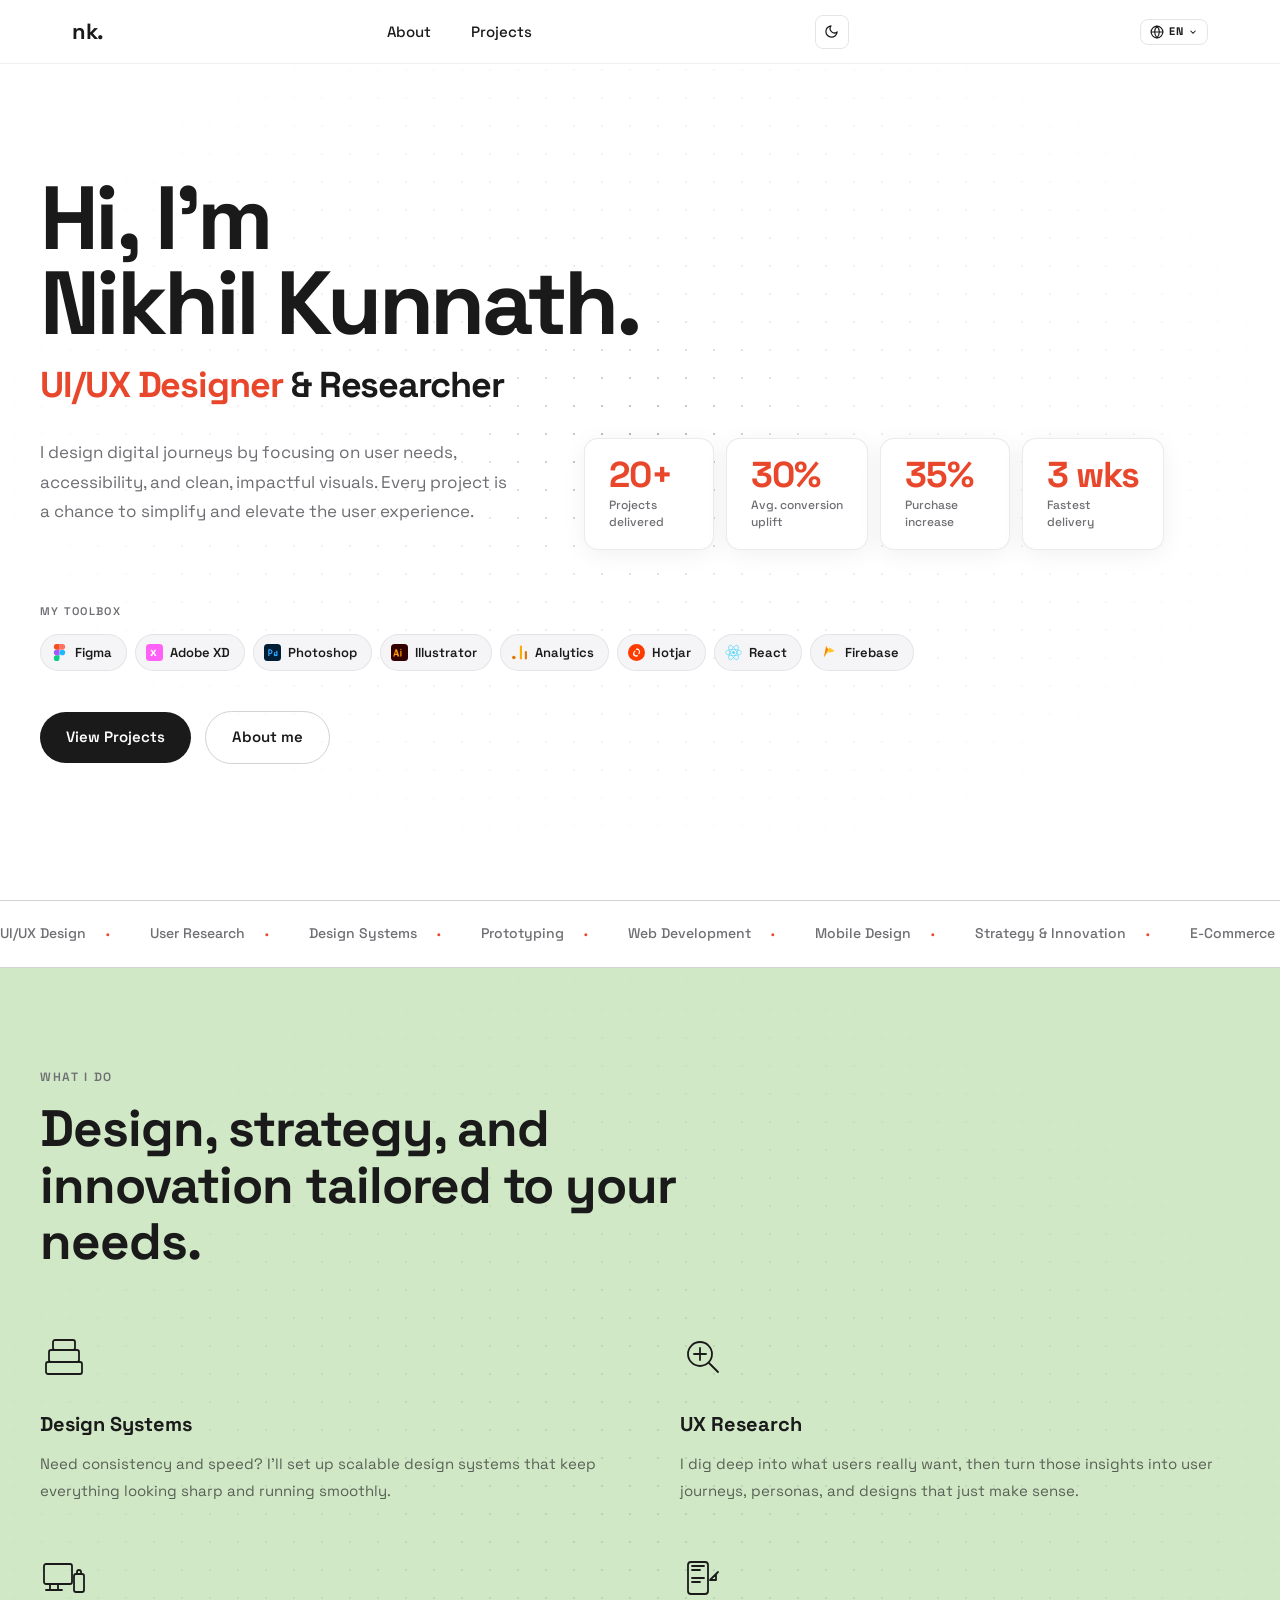
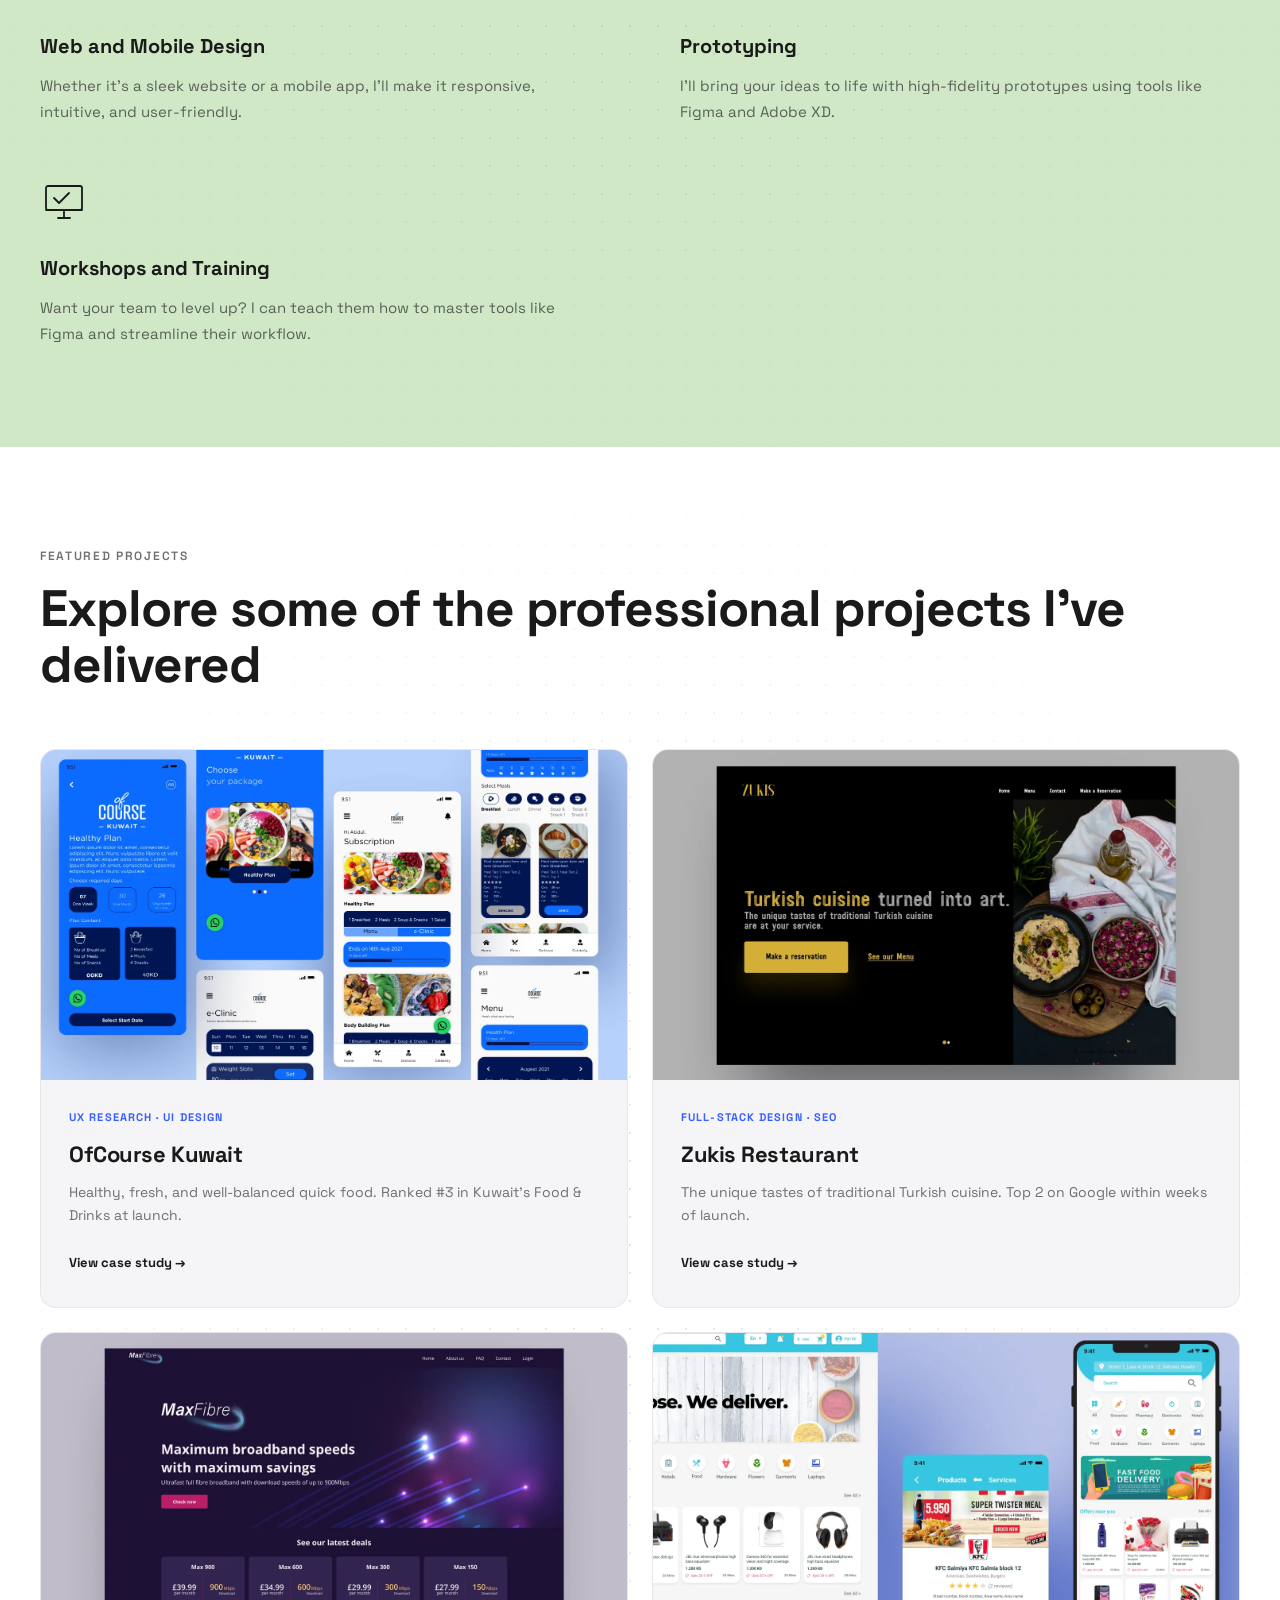
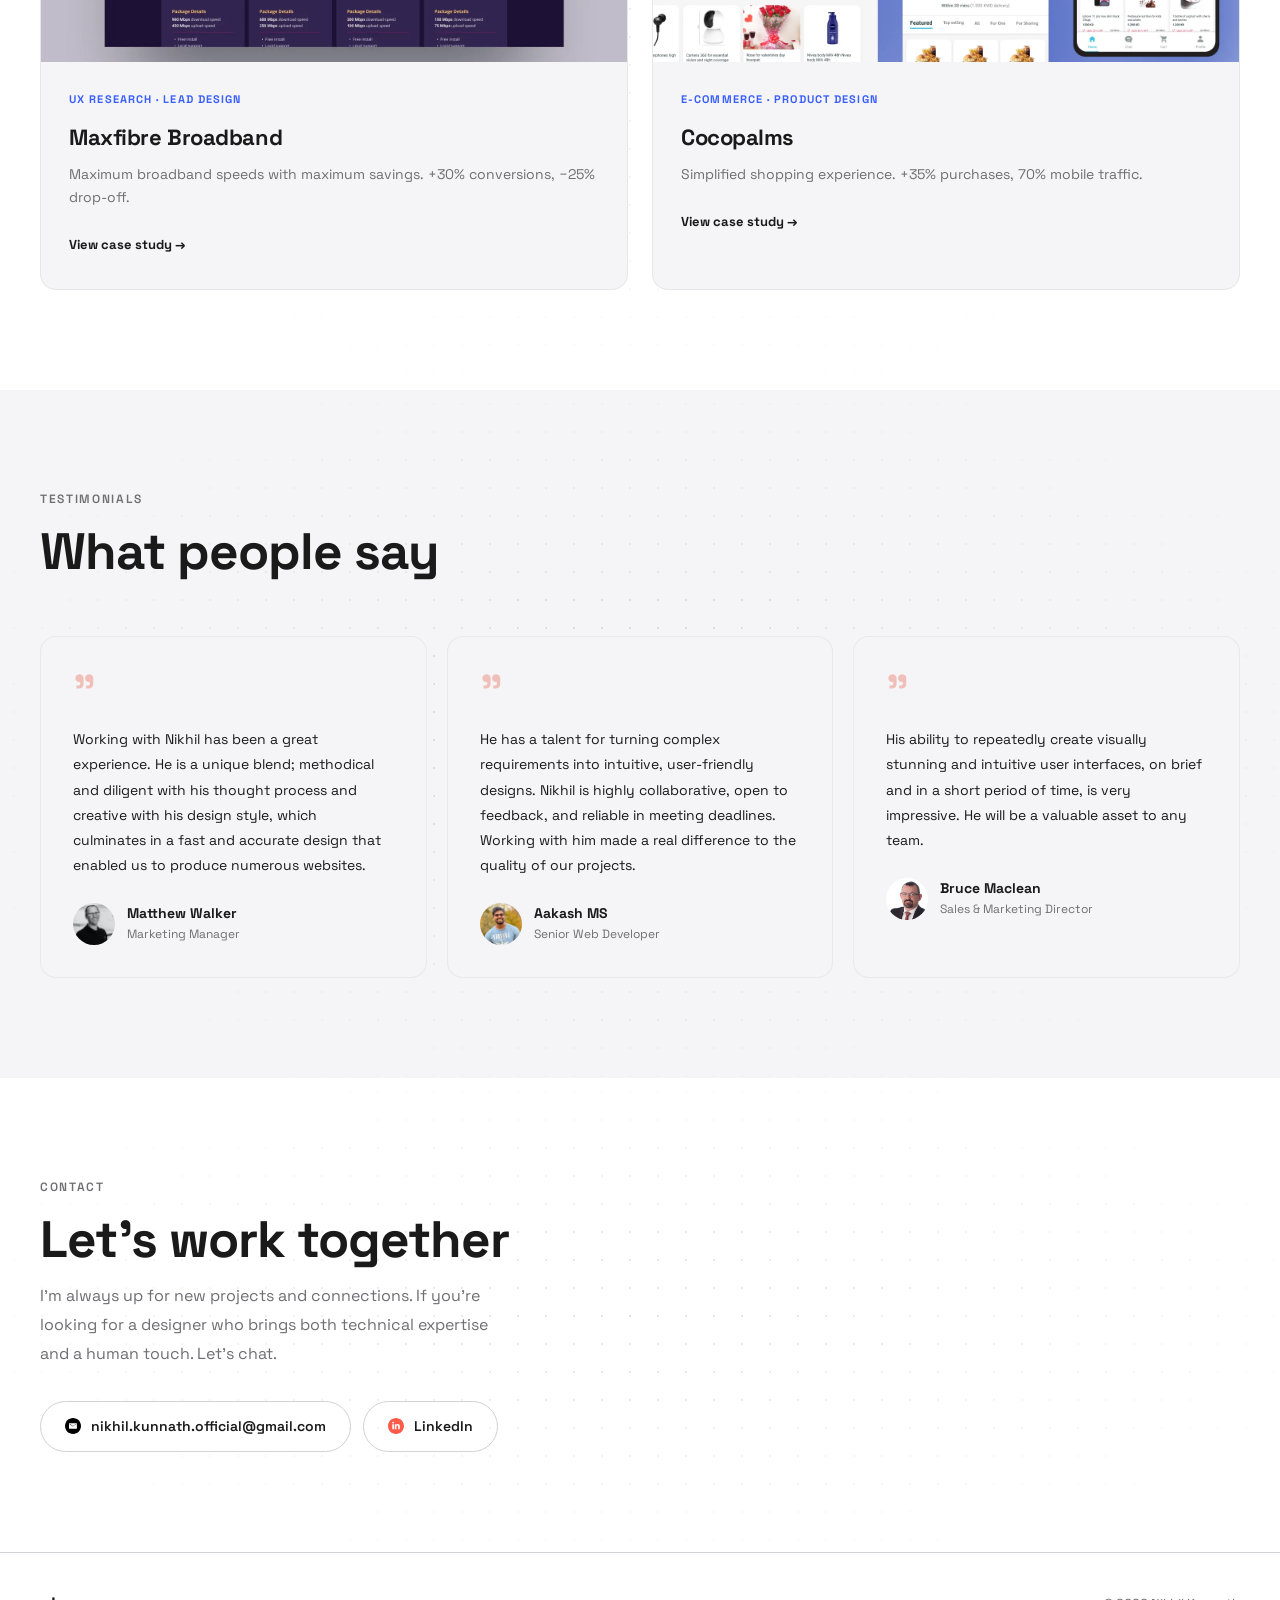
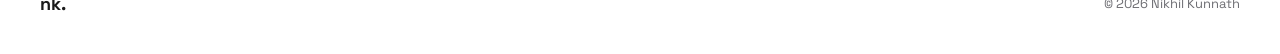
<file: index.html>
<!DOCTYPE html>
<html lang="en">
<head>
  <!-- Theme: apply saved preference before first paint to prevent flash -->
  <script>
    (function(){try{var t=localStorage.getItem('nk-theme');if(t==='dark'){document.documentElement.setAttribute('data-theme','dark')}else if(!t&&window.matchMedia('(prefers-color-scheme:dark)').matches){document.documentElement.setAttribute('data-theme','dark')}}catch(e){}})();
  </script>
  <meta charset="UTF-8"/>
  <meta name="viewport" content="width=device-width,initial-scale=1.0"/>

  <!-- Primary SEO -->
  <title>Nikhil Kunnath — UI/UX Designer &amp; UX Researcher</title>
  <meta name="description" content="Portfolio of Nikhil Kunnath, a UI/UX Designer and UX Researcher with a track record of delivering measurable results — +30% conversions, #3 App Store ranking, Top 2 Google ranking. Based in the UK."/>
  <meta name="keywords" content="UI UX designer, UX researcher, product designer, Figma, mobile app design, web design portfolio, UI designer UK, UX designer portfolio, Nikhil Kunnath"/>
  <meta name="author" content="Nikhil Kunnath"/>
  <meta name="robots" content="index, follow, max-snippet:-1, max-image-preview:large, max-video-preview:-1"/>
  <link rel="canonical" href="https://nikhilkunnath.online/"/>

  <!-- Open Graph (Facebook, LinkedIn, WhatsApp) -->
  <meta property="og:type" content="website"/>
  <meta property="og:url" content="https://nikhilkunnath.online/"/>
  <meta property="og:title" content="Nikhil Kunnath — UI/UX Designer &amp; UX Researcher"/>
  <meta property="og:description" content="UI/UX Designer with a track record of shipping products that move the needle. +30% conversions, #3 App Store at launch, Top 2 on Google. View the portfolio."/>
  <meta property="og:image" content="https://nikhilkunnath.online/assets/og-image.jpg"/>
  <meta property="og:image:width" content="1200"/>
  <meta property="og:image:height" content="630"/>
  <meta property="og:image:alt" content="Nikhil Kunnath — UI/UX Designer portfolio"/>
  <meta property="og:site_name" content="Nikhil Kunnath"/>
  <meta property="og:locale" content="en_GB"/>

  <!-- Twitter / X Card -->
  <meta name="twitter:card" content="summary_large_image"/>
  <meta name="twitter:title" content="Nikhil Kunnath — UI/UX Designer &amp; UX Researcher"/>
  <meta name="twitter:description" content="UI/UX Designer with a track record of shipping products that move the needle. View the portfolio."/>
  <meta name="twitter:image" content="https://nikhilkunnath.online/assets/og-image.jpg"/>

  <!-- Structured Data — Person + WebSite + BreadcrumbList -->
  <script type="application/ld+json">
  {
    "@context": "https://schema.org",
    "@graph": [
      {
        "@type": "Person",
        "@id": "https://nikhilkunnath.online/#person",
        "name": "Nikhil Kunnath",
        "jobTitle": "UI/UX Designer",
        "description": "UI/UX Designer and UX Researcher with experience delivering measurable product outcomes across mobile apps, e-commerce, and SaaS platforms.",
        "url": "https://nikhilkunnath.online/",
        "sameAs": ["https://www.linkedin.com/in/nkunnath"],
        "email": "nikhil.kunnath.official@gmail.com",
        "knowsAbout": ["UI Design","UX Research","Figma","React","Product Design","User Testing","Information Architecture","Mobile App Design"],
        "image": {
          "@type": "ImageObject",
          "url": "https://nikhilkunnath.online/assets/Nikhil_qWBYh4V7IdTj81jooNt3N.jpeg"
        }
      },
      {
        "@type": "WebSite",
        "@id": "https://nikhilkunnath.online/#website",
        "url": "https://nikhilkunnath.online/",
        "name": "Nikhil Kunnath — UI/UX Designer Portfolio",
        "description": "Portfolio showcasing UI/UX design and UX research case studies by Nikhil Kunnath.",
        "author": { "@id": "https://nikhilkunnath.online/#person" },
        "inLanguage": ["en","ar","zh-CN","nl","fr","de","hi","ja","es"]
      },
      {
        "@type": "ProfilePage",
        "@id": "https://nikhilkunnath.online/#profilepage",
        "url": "https://nikhilkunnath.online/",
        "name": "Nikhil Kunnath — UI/UX Designer Portfolio",
        "isPartOf": { "@id": "https://nikhilkunnath.online/#website" },
        "about": { "@id": "https://nikhilkunnath.online/#person" },
        "mainEntity": { "@id": "https://nikhilkunnath.online/#person" }
      }
    ]
  }
  </script>

  <!-- Preconnect for performance -->
  <link rel="preconnect" href="https://fonts.googleapis.com"/>
  <link rel="preconnect" href="https://fonts.gstatic.com" crossorigin/>

  <link rel="icon" href="favicon.ico" sizes="any"/>
  <link rel="icon" href="assets/favicon.svg" type="image/svg+xml"/>
  <link rel="stylesheet" href="styles/main.css"/>
  <style>
    /* ── HERO: Big type + floating stats ── */
    .hero-wrap {
      min-height: 100vh;
      display: flex;
      align-items: center;
      padding: calc(var(--nav) + 56px) 32px 80px;
    }

    /* White edge vignette — sits on top of dots */
    .hero-wrap::after {
      content: '';
      position: absolute;
      inset: 0;
      background: radial-gradient(ellipse 90% 80% at 50% 40%, transparent 45%, var(--white) 100%);
      pointer-events: none;
      z-index: 0;
    }

    .hero-inner {
      position: relative;
      z-index: 1;
      max-width: var(--max);
      margin: 0 auto;
      width: 100%;
    }

    /* Name — slightly smaller */
    .hero-name {
      font-size: clamp(44px, 7vw, 96px);
      font-weight: 700;
      letter-spacing: -0.04em;
      line-height: 0.95;
      color: var(--near-black);
      margin-bottom: 20px;
    }
    .hero-name span { color: var(--near-black); }

    .hero-role {
      font-size: clamp(22px, 3vw, 36px);
      font-weight: 700;
      letter-spacing: -0.03em;
      line-height: 1.1;
      margin-bottom: 32px;
      color: var(--near-black);
    }
    .hero-role .role-highlight {
      color: var(--accent);
    }

    .hero-desc-row {
      display: flex;
      align-items: flex-start;
      gap: 64px;
      flex-wrap: wrap;
      margin-bottom: 52px;
    }
    .hero-bio {
      max-width: 480px;
      color: var(--mid-gray);
      font-size: 17px;
      line-height: 1.75;
      flex-shrink: 0;
    }

    /* Floating stat pills */
    .stat-pills {
      display: flex;
      gap: 12px;
      flex-wrap: wrap;
      align-items: flex-start;
    }
    .stat-pill {
      background: var(--white);
      border: 1px solid rgba(0,0,0,0.08);
      border-radius: 14px;
      padding: 18px 24px;
      box-shadow: 0 4px 24px rgba(0,0,0,0.06);
      min-width: 130px;
      transition: transform 0.3s, box-shadow 0.3s;
    }
    .stat-pill:hover {
      transform: translateY(-3px);
      box-shadow: 0 10px 36px rgba(0,0,0,0.1);
    }
    .stat-pill-num {
      font-size: 36px;
      font-weight: 700;
      letter-spacing: -0.03em;
      color: var(--accent);
      line-height: 1;
      margin-bottom: 4px;
    }
    .stat-pill-label {
      font-size: 12px;
      font-weight: 500;
      color: var(--mid-gray);
      line-height: 1.4;
    }

    .toolbox-label {
      font-size: 11px;
      font-weight: 600;
      letter-spacing: 0.13em;
      text-transform: uppercase;
      color: var(--mid-gray);
      margin-bottom: 14px;
    }

    @media (max-width: 768px) {
      .hero-name { font-size: clamp(36px, 11vw, 72px); }
      .hero-desc-row { gap: 32px; }
      .hero-bio { max-width: 100%; }
      .stat-pill { min-width: 110px; }
      .stat-pill-num { font-size: 28px; }
    }
    @media (max-width: 480px) {
      .hero-wrap { padding: calc(var(--nav) + 32px) 20px 60px; }
      .stat-pills { gap: 10px; }
    }
  </style>
</head>
<body>

<nav>
  <div class="nav-inner">
    <a href="index.html" class="nav-logo notranslate" translate="no">nk.</a>
    <ul class="nav-links">
      <li><a href="about/index.html">About</a></li>
      <li><a href="#projects">Projects</a></li>
    </ul>
    <button class="theme-toggle notranslate" id="themeToggle" aria-label="Toggle dark mode" translate="no">
      <svg class="icon-moon" viewBox="0 0 24 24" fill="none" stroke="currentColor" stroke-width="2" stroke-linecap="round" stroke-linejoin="round"><path d="M21 12.79A9 9 0 1 1 11.21 3 7 7 0 0 0 21 12.79z"/></svg>
      <svg class="icon-sun"  viewBox="0 0 24 24" fill="none" stroke="currentColor" stroke-width="2" stroke-linecap="round" stroke-linejoin="round"><circle cx="12" cy="12" r="5"/><line x1="12" y1="1" x2="12" y2="3"/><line x1="12" y1="21" x2="12" y2="23"/><line x1="4.22" y1="4.22" x2="5.64" y2="5.64"/><line x1="18.36" y1="18.36" x2="19.78" y2="19.78"/><line x1="1" y1="12" x2="3" y2="12"/><line x1="21" y1="12" x2="23" y2="12"/><line x1="4.22" y1="19.78" x2="5.64" y2="18.36"/><line x1="18.36" y1="5.64" x2="19.78" y2="4.22"/></svg>
    </button>
    <button class="nav-toggle" id="navToggle" aria-label="Menu">
      <span></span><span></span><span></span>
    </button>
  </div>
</nav>
<div class="nav-drawer" id="navDrawer">
  <a href="about/index.html">About</a>
  <a href="#projects">Projects</a>
</div>

<!-- ── HERO ── -->
<div class="hero-wrap dot-target">
  <div class="hero-inner">

    <div class="fade-up">
      <h1 class="hero-name">Hi, I'm<br>Nikhil Kunnath.</h1>
      <p class="hero-role"><span class="role-highlight">UI/UX Designer</span> &amp; Researcher</p>
    </div>

    <div class="hero-desc-row fade-up">
      <p class="hero-bio">I design digital journeys by focusing on user needs, accessibility, and clean, impactful visuals. Every project is a chance to simplify and elevate the user experience.</p>

      <!-- Animated stat pills -->
      <div class="stat-pills">
        <div class="stat-pill">
          <div class="stat-pill-num" data-count="20" data-suffix="+">0</div>
          <div class="stat-pill-label">Projects<br>delivered</div>
        </div>
        <div class="stat-pill">
          <div class="stat-pill-num" data-count="30" data-suffix="%">0</div>
          <div class="stat-pill-label">Avg. conversion<br>uplift</div>
        </div>
        <div class="stat-pill">
          <div class="stat-pill-num" data-count="35" data-suffix="%">0</div>
          <div class="stat-pill-label">Purchase<br>increase</div>
        </div>
        <div class="stat-pill">
          <div class="stat-pill-num" data-count="3" data-suffix=" wks">0</div>
          <div class="stat-pill-label">Fastest<br>delivery</div>
        </div>
      </div>
    </div>

    <div class="fade-up">
      <p class="toolbox-label">My toolbox</p>
      <div class="tool-chips">
        <span class="chip">
          <svg viewBox="0 0 38 57" xmlns="http://www.w3.org/2000/svg">
            <path d="M19 28.5a9.5 9.5 0 1 1 19 0 9.5 9.5 0 0 1-19 0z" fill="#1ABCFE"/>
            <path d="M0 47.5A9.5 9.5 0 0 1 9.5 38H19v9.5a9.5 9.5 0 0 1-19 0z" fill="#0ACF83"/>
            <path d="M19 0v19h9.5a9.5 9.5 0 0 0 0-19H19z" fill="#FF7262"/>
            <path d="M0 9.5A9.5 9.5 0 0 0 9.5 19H19V0H9.5A9.5 9.5 0 0 0 0 9.5z" fill="#F24E1E"/>
            <path d="M0 28.5A9.5 9.5 0 0 0 9.5 38H19V19H9.5A9.5 9.5 0 0 0 0 28.5z" fill="#A259FF"/>
          </svg>Figma
        </span>
        <span class="chip">
          <svg viewBox="0 0 24 24" xmlns="http://www.w3.org/2000/svg">
            <rect width="24" height="24" rx="5" fill="#FF61F6"/>
            <path d="M14.5 8.27l-2.45 4 2.6 4.23c.04.07.04.15 0 .22-.04.07-.12.1-.2.1h-1.8c-.26 0-.5-.14-.63-.37L10.52 13.6l-1.63 2.85c-.13.23-.37.37-.63.37H6.35c-.08 0-.16-.04-.2-.1-.04-.07-.04-.15 0-.22l2.58-4.16-2.45-4.07c-.04-.07-.04-.15 0-.22.04-.07.12-.1.2-.1h1.7c.27 0 .52.15.64.38l1.47 2.73 1.49-2.73c.12-.24.37-.38.64-.38h1.7c.08 0 .16.04.2.1.04.07.04.15-.02.21z" fill="#fff"/>
          </svg>Adobe XD
        </span>
        <span class="chip">
          <svg viewBox="0 0 24 24" xmlns="http://www.w3.org/2000/svg">
            <rect width="24" height="24" rx="5" fill="#001E36"/>
            <path d="M6 17V7.5h2.5C10.43 7.5 12 8.8 12 10.85c0 2.12-1.57 3.37-3.6 3.37H7.7V17H6zm1.7-4.28h.72c1.1 0 1.88-.57 1.88-1.87 0-1.25-.78-1.85-1.82-1.85H7.7v3.72zm6.05 1.08c0-1.56 1.08-2.64 2.72-2.64.35 0 .65.05.88.13V9.74c0-.07.03-.1.1-.1h1.45c.07 0 .1.03.1.1V17c0 .07-.03.1-.1.1H17.5c-.06 0-.09-.03-.1-.08l-.06-.5c-.34.4-.82.68-1.52.68-1.32 0-2.07-.98-2.07-2.4zm3.6.74v-2.5a1.8 1.8 0 0 0-.76-.17c-.8 0-1.28.56-1.28 1.45 0 .94.44 1.47 1.12 1.47.4 0 .7-.1.92-.25z" fill="#31A8FF"/>
          </svg>Photoshop
        </span>
        <span class="chip">
          <svg viewBox="0 0 24 24" xmlns="http://www.w3.org/2000/svg">
            <rect width="24" height="24" rx="5" fill="#300"/>
            <path d="M8.52 15.5H5.48l-.64 2.1c-.02.08-.08.1-.16.1H3.16c-.1 0-.12-.05-.1-.14L6.05 8.42c.05-.17.09-.32.12-.82 0-.07.04-.1.1-.1h2.1c.08 0 .12.03.14.1l3.28 10.04c.02.08 0 .13-.09.13H9.14c-.07 0-.12-.03-.14-.09L8.52 15.5zm-2.68-1.66h2.28L7 9.73 5.84 13.84zm8.04-5.5c-.5 0-.9-.38-.9-.9 0-.53.4-.9.9-.9s.9.37.9.9c0 .52-.4.9-.9.9zm-.79 1.17c0-.07.04-.1.1-.1h1.53c.07 0 .1.03.1.1v8.09c0 .08-.03.1-.1.1H13.2c-.08 0-.11-.02-.11-.1V9.51z" fill="#FF9A00"/>
          </svg>Illustrator
        </span>
        <span class="chip">
          <svg viewBox="0 0 24 24" xmlns="http://www.w3.org/2000/svg">
            <path d="M12.5 3.5v17a1.5 1.5 0 0 0 3 0v-17a1.5 1.5 0 0 0-3 0z" fill="#F9AB00"/>
            <path d="M19.5 11.5v9a1.5 1.5 0 0 0 3 0v-9a1.5 1.5 0 0 0-3 0z" fill="#E37400"/>
            <circle cx="4" cy="19" r="2.5" fill="#E37400"/>
          </svg>Analytics
        </span>
        <span class="chip">
          <svg viewBox="0 0 24 24" xmlns="http://www.w3.org/2000/svg">
            <rect width="24" height="24" rx="12" fill="#FF3C00"/>
            <path d="M7 14c0-2.2 1.3-4.1 3.2-5l.8 1.4C9.5 11 9 12 9 13c0 1.7 1.3 3 3 3 .5 0 1-.1 1.4-.4l.8 1.4C13.5 17.6 12.8 18 12 18c-2.8 0-5-2.2-5-4zm5-8c2.8 0 5 2.2 5 5 0 1.5-.7 2.9-1.8 3.8l-.8-1.4c.7-.6 1.1-1.5 1.1-2.4 0-1.7-1.3-3-3-3-.5 0-1 .1-1.4.4L11.2 7C11.5 6.4 12.2 6 12 6z" fill="white"/>
          </svg>Hotjar
        </span>
        <span class="chip">
          <svg viewBox="-11.5 -10.232 23 20.463" xmlns="http://www.w3.org/2000/svg">
            <circle r="2.05" fill="#61DAFB"/>
            <g fill="none" stroke="#61DAFB" stroke-width="1">
              <ellipse rx="11" ry="4.2"/>
              <ellipse rx="11" ry="4.2" transform="rotate(60)"/>
              <ellipse rx="11" ry="4.2" transform="rotate(120)"/>
            </g>
          </svg>React
        </span>
        <span class="chip">
          <svg viewBox="0 0 32 32" xmlns="http://www.w3.org/2000/svg">
            <path d="M5.8 24.6l.17-.24 7.68-13.9.02-.05-3.23-6.03c-.24-.45-.91-.45-1.15 0L5.8 24.6z" fill="#FFA000"/>
            <path d="M5.8 24.6l.18-.24 7.68-13.9-3.81-3.81L5.8 24.6z" fill="#F57F17"/>
            <path d="M16.3 6.98l-3.12 3.48 3.12 5.67 8.65-2.95-8.65-6.2z" fill="#FFA000"/>
            <path d="M5.8 24.6l10.5-17.62 8.65 6.2-11.97 2.83L5.8 24.6z" fill="#FFCA28"/>
          </svg>Firebase
        </span>
      </div>
    </div>

    <div class="hero-cta fade-up" style="margin-top:40px;">
      <a href="#projects" class="btn btn-primary">View Projects</a>
      <a href="about/index.html" class="btn btn-secondary">About me</a>
    </div>

  </div>
</div>

<!-- MARQUEE -->
<div class="marquee-wrap">
  <div class="marquee-track">
    <span class="marquee-item">UI/UX Design <span class="marquee-dot">·</span></span>
    <span class="marquee-item">User Research <span class="marquee-dot">·</span></span>
    <span class="marquee-item">Design Systems <span class="marquee-dot">·</span></span>
    <span class="marquee-item">Prototyping <span class="marquee-dot">·</span></span>
    <span class="marquee-item">Web Development <span class="marquee-dot">·</span></span>
    <span class="marquee-item">Mobile Design <span class="marquee-dot">·</span></span>
    <span class="marquee-item">Strategy &amp; Innovation <span class="marquee-dot">·</span></span>
    <span class="marquee-item">E-Commerce <span class="marquee-dot">·</span></span>
    <span class="marquee-item">SEO &amp; Performance <span class="marquee-dot">·</span></span>
    <span class="marquee-item">Accessibility <span class="marquee-dot">·</span></span>
    <span class="marquee-item">UI/UX Design <span class="marquee-dot">·</span></span>
    <span class="marquee-item">User Research <span class="marquee-dot">·</span></span>
    <span class="marquee-item">Design Systems <span class="marquee-dot">·</span></span>
    <span class="marquee-item">Prototyping <span class="marquee-dot">·</span></span>
    <span class="marquee-item">Web Development <span class="marquee-dot">·</span></span>
    <span class="marquee-item">Mobile Design <span class="marquee-dot">·</span></span>
    <span class="marquee-item">Strategy &amp; Innovation <span class="marquee-dot">·</span></span>
    <span class="marquee-item">E-Commerce <span class="marquee-dot">·</span></span>
    <span class="marquee-item">SEO &amp; Performance <span class="marquee-dot">·</span></span>
    <span class="marquee-item">Accessibility <span class="marquee-dot">·</span></span>
  </div>
</div>

<!-- SERVICES -->
<section class="section section--mint dot-target" id="services">
  <div class="container">
    <div class="fade-up">
      <p class="eyebrow">What I do</p>
      <h2 style="max-width:700px;">Design, strategy, and innovation tailored to your needs.</h2>
    </div>
    <div class="services-grid">
      <div class="service-item fade-up">
        <svg class="service-icon" viewBox="0 0 48 48" fill="none" stroke="currentColor" stroke-width="1.8" stroke-linecap="round" stroke-linejoin="round">
          <rect x="6" y="28" width="36" height="12" rx="2"/><rect x="9" y="16" width="30" height="12" rx="2"/><rect x="13" y="6" width="22" height="10" rx="2"/>
        </svg>
        <p class="service-title">Design Systems</p>
        <p class="service-desc">Need consistency and speed? I'll set up scalable design systems that keep everything looking sharp and running smoothly.</p>
      </div>
      <div class="service-item fade-up">
        <svg class="service-icon" viewBox="0 0 48 48" fill="none" stroke="currentColor" stroke-width="1.8" stroke-linecap="round" stroke-linejoin="round">
          <circle cx="20" cy="20" r="12"/><path d="M29 29l9 9M14 20h12M20 14v12"/>
        </svg>
        <p class="service-title">UX Research</p>
        <p class="service-desc">I dig deep into what users really want, then turn those insights into user journeys, personas, and designs that just make sense.</p>
      </div>
      <div class="service-item fade-up">
        <svg class="service-icon" viewBox="0 0 48 48" fill="none" stroke="currentColor" stroke-width="1.8" stroke-linecap="round" stroke-linejoin="round">
          <rect x="4" y="8" width="28" height="20" rx="2"/><path d="M10 28v6m8-6v6M6 34h16"/><rect x="34" y="18" width="10" height="18" rx="2"/><path d="M37 18v-2a2 2 0 0 1 4 0v2"/>
        </svg>
        <p class="service-title">Web and Mobile Design</p>
        <p class="service-desc">Whether it's a sleek website or a mobile app, I'll make it responsive, intuitive, and user-friendly.</p>
      </div>
      <div class="service-item fade-up">
        <svg class="service-icon" viewBox="0 0 48 48" fill="none" stroke="currentColor" stroke-width="1.8" stroke-linecap="round" stroke-linejoin="round">
          <rect x="8" y="6" width="20" height="32" rx="3"/><path d="M12 10h12M12 14h8M12 22h12M12 26h8"/><path d="M30 24l8-8M30 24h6v-6"/>
        </svg>
        <p class="service-title">Prototyping</p>
        <p class="service-desc">I'll bring your ideas to life with high-fidelity prototypes using tools like Figma and Adobe XD.</p>
      </div>
      <div class="service-item fade-up">
        <svg class="service-icon" viewBox="0 0 48 48" fill="none" stroke="currentColor" stroke-width="1.8" stroke-linecap="round" stroke-linejoin="round">
          <rect x="6" y="8" width="36" height="24" rx="2"/><path d="M6 32h36M18 40h12M24 32v8M14 20l5 5 10-10"/>
        </svg>
        <p class="service-title">Workshops and Training</p>
        <p class="service-desc">Want your team to level up? I can teach them how to master tools like Figma and streamline their workflow.</p>
      </div>
    </div>
  </div>
</section>

<!-- PROJECTS -->
<section class="section dot-target" id="projects">
  <div class="container">
    <div class="fade-up">
      <p class="eyebrow">Featured Projects</p>
      <h2>Explore some of the professional projects I've delivered</h2>
    </div>
    <div class="projects-grid">
      <a href="ofcourse/index.html" class="project-card fade-up">
        <img class="project-card-img" loading="lazy" src="assets/Ofcourse_1UNvsoVSvxRWRj82d-V58.webp" alt="OfCourse Kuwait — UI/UX design case study, meal delivery app"/>
        <div class="project-card-body">
          <p class="project-card-tag">UX Research · UI Design</p>
          <p class="project-card-title">OfCourse Kuwait</p>
          <p class="project-card-desc">Healthy, fresh, and well-balanced quick food. Ranked #3 in Kuwait's Food &amp; Drinks at launch.</p>
          <span class="project-card-link">View case study →</span>
        </div>
      </a>
      <a href="zukis/index.html" class="project-card fade-up">
        <img class="project-card-img" loading="lazy" src="assets/Zukis_y39znSmIYzQVS8l-9m2Jr.webp" alt="Zukis Restaurant — full-stack design and SEO case study"/>
        <div class="project-card-body">
          <p class="project-card-tag">Full-Stack Design · SEO</p>
          <p class="project-card-title">Zukis Restaurant</p>
          <p class="project-card-desc">The unique tastes of traditional Turkish cuisine. Top 2 on Google within weeks of launch.</p>
          <span class="project-card-link">View case study →</span>
        </div>
      </a>
      <a href="maxfibre/index.html" class="project-card fade-up">
        <img class="project-card-img" loading="lazy" src="assets/Maxfibre_jBhRORHh6UdUN0UcDY1Fm.webp" alt="Maxfibre Broadband — UX redesign, +30% conversion rate"/>
        <div class="project-card-body">
          <p class="project-card-tag">UX Research · Lead Design</p>
          <p class="project-card-title">Maxfibre Broadband</p>
          <p class="project-card-desc">Maximum broadband speeds with maximum savings. +30% conversions, −25% drop-off.</p>
          <span class="project-card-link">View case study →</span>
        </div>
      </a>
      <a href="cocopalms/index.html" class="project-card fade-up">
        <img class="project-card-img" loading="lazy" src="assets/Cocopalms_0x435l6fsR9oth1LNIXIF.webp" alt="Cocopalms — e-commerce and services platform UX design"/>
        <div class="project-card-body">
          <p class="project-card-tag">E-Commerce · Product Design</p>
          <p class="project-card-title">Cocopalms</p>
          <p class="project-card-desc">Simplified shopping experience. +35% purchases, 70% mobile traffic.</p>
          <span class="project-card-link">View case study →</span>
        </div>
      </a>
    </div>
  </div>
</section>

<!-- TESTIMONIALS -->
<section class="section section--gray dot-target">
  <div class="container">
    <div class="fade-up"><p class="eyebrow">Testimonials</p><h2>What people say</h2></div>
    <div class="testimonials-grid">
      <div class="testimonial-card fade-up">
        <div class="testimonial-quote">"</div>
        <p class="testimonial-text">Working with Nikhil has been a great experience. He is a unique blend; methodical and diligent with his thought process and creative with his design style, which culminates in a fast and accurate design that enabled us to produce numerous websites.</p>
        <div class="testimonial-author">
          <img class="testimonial-avatar" loading="lazy" src="assets/Matt_d2DqPwWF0C_pSKwqGTZke.jpeg" alt="Matthew Walker"/>
          <div><p class="testimonial-name">Matthew Walker</p><p class="testimonial-role">Marketing Manager</p></div>
        </div>
      </div>
      <div class="testimonial-card fade-up">
        <div class="testimonial-quote">"</div>
        <p class="testimonial-text">He has a talent for turning complex requirements into intuitive, user-friendly designs. Nikhil is highly collaborative, open to feedback, and reliable in meeting deadlines. Working with him made a real difference to the quality of our projects.</p>
        <div class="testimonial-author">
          <img class="testimonial-avatar" loading="lazy" src="assets/1730583324994_8E1afDdH3LyUfQzPCljz1.jpeg" alt="Aakash MS"/>
          <div><p class="testimonial-name">Aakash MS</p><p class="testimonial-role">Senior Web Developer</p></div>
        </div>
      </div>
      <div class="testimonial-card fade-up">
        <div class="testimonial-quote">"</div>
        <p class="testimonial-text">His ability to repeatedly create visually stunning and intuitive user interfaces, on brief and in a short period of time, is very impressive. He will be a valuable asset to any team.</p>
        <div class="testimonial-author">
          <img class="testimonial-avatar" loading="lazy" src="assets/1516495816157_dKjU7NACf2OC1YrX4Krg6.jpeg" alt="Bruce Maclean"/>
          <div><p class="testimonial-name">Bruce Maclean</p><p class="testimonial-role">Sales &amp; Marketing Director</p></div>
        </div>
      </div>
    </div>
  </div>
</section>

<!-- CONTACT -->
<section class="section dot-target">
  <div class="container">
    <div class="fade-up" style="max-width:600px;">
      <p class="eyebrow">Contact</p>
      <h2>Let's work together</h2>
      <p class="body-md" style="margin-top:14px;max-width:480px;">I'm always up for new projects and connections. If you're looking for a designer who brings both technical expertise and a human touch. Let's chat.</p>
      <div class="contact-links">
        <a href="mailto:nikhil.kunnath.official@gmail.com" class="contact-link">
          <img src="assets/4550857_email_gmail_mail_sending_yahoo_icon_fpWI31_f5WySmwrllPSsp.svg" alt="Email"/>
          nikhil.kunnath.official@gmail.com
        </a>
        <a href="https://linkedin.com/in/nkunnath" target="_blank" rel="noopener" class="contact-link">
          <img src="assets/1964405_linkedin_logo_media_social_icon_0TjLdwQFYblhfqQ-_rAzj.svg" alt="LinkedIn"/>
          LinkedIn
        </a>
      </div>
    </div>
  </div>
</section>

<footer>
  <div class="footer-inner">
    <span class="footer-logo notranslate" translate="no">nk.</span>
    <span class="footer-copy">© 2026 Nikhil Kunnath</span>
  </div>
</footer>

<script src="scripts/main.js"></script>
<script>
  const counters = document.querySelectorAll('.stat-pill-num[data-count]');
  const counterObs = new IntersectionObserver(entries => {
    entries.forEach(entry => {
      if (!entry.isIntersecting) return;
      counterObs.unobserve(entry.target);
      const el = entry.target;
      const target = parseInt(el.dataset.count, 10);
      const suffix = el.dataset.suffix || '';
      const duration = 1200;
      const stepTime = 16;
      const steps = Math.round(duration / stepTime);
      let current = 0;
      const increment = target / steps;
      const timer = setInterval(() => {
        current += increment;
        if (current >= target) {
          current = target;
          clearInterval(timer);
        }
        el.textContent = Math.round(current) + suffix;
      }, stepTime);
    });
  }, { threshold: 0.5 });

  counters.forEach(c => counterObs.observe(c));
</script>
<script src="scripts/translate.js"></script>
</body>
</html>
</file>
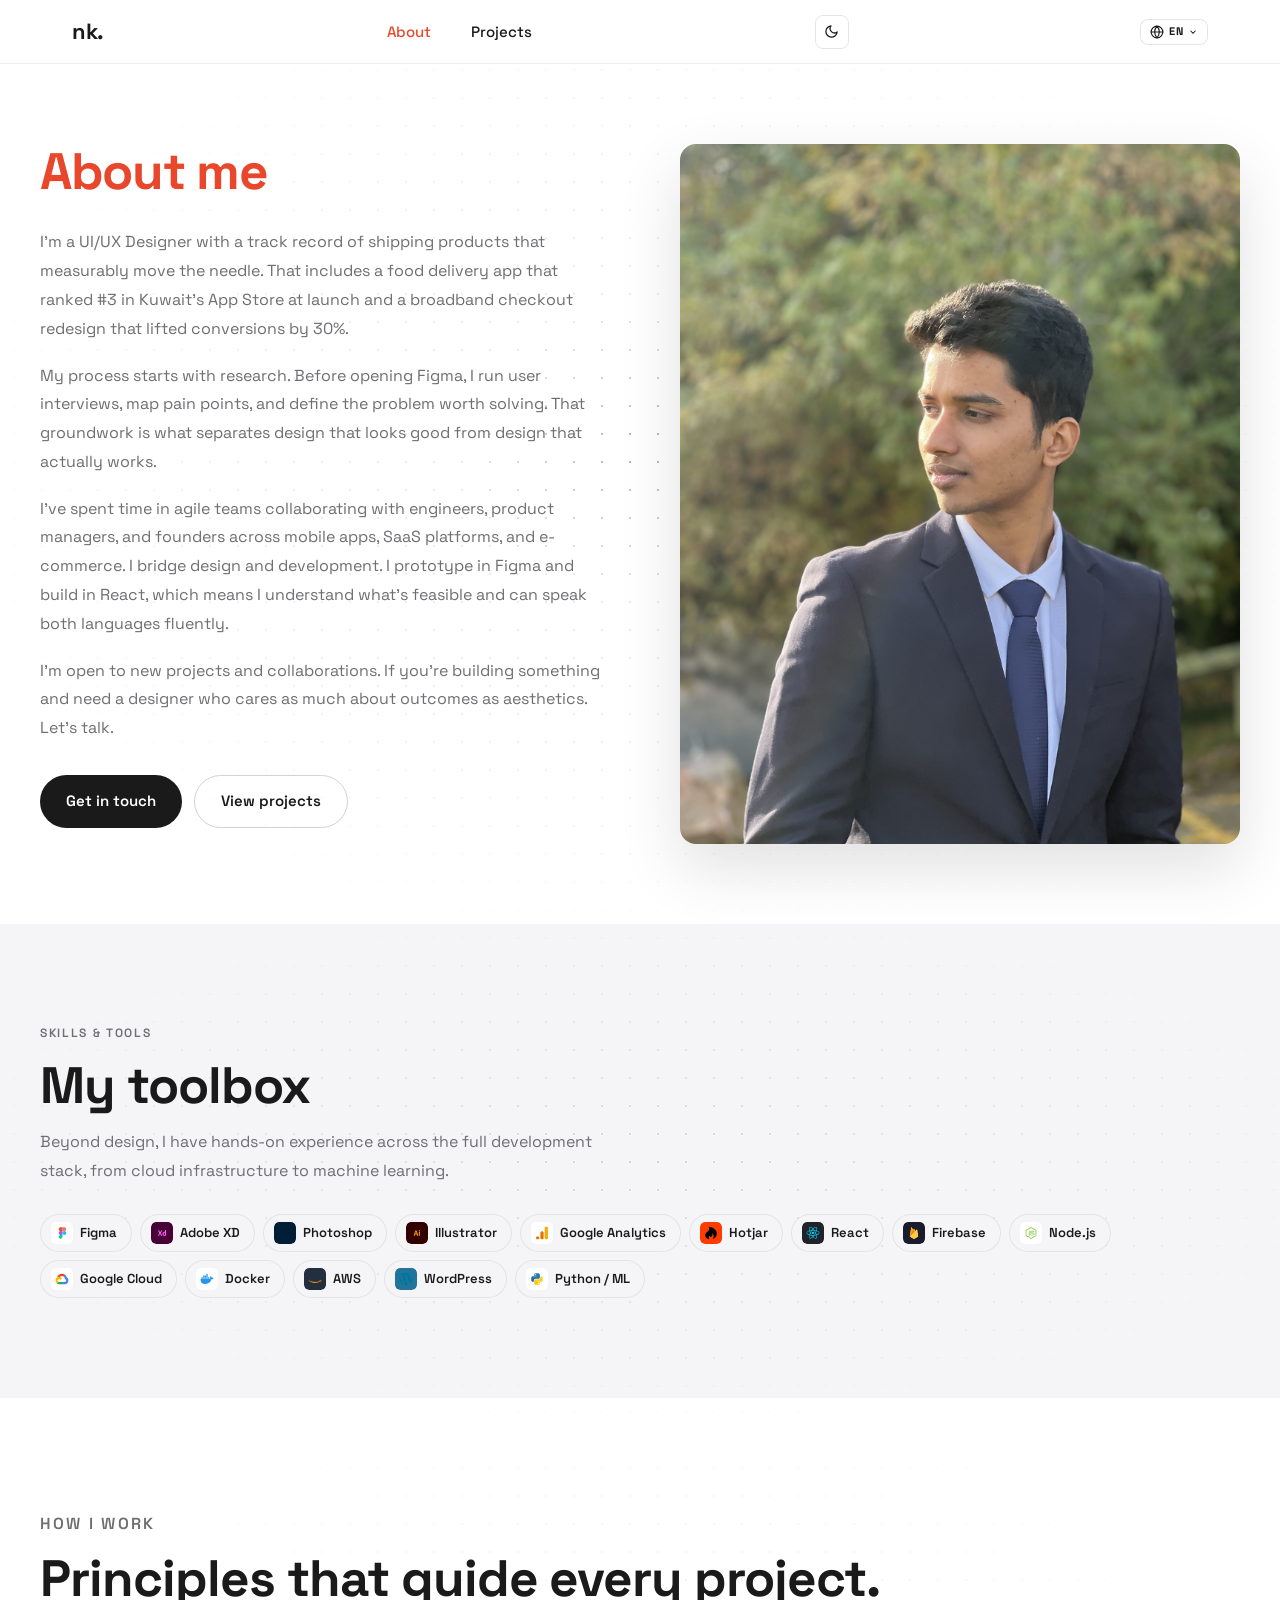
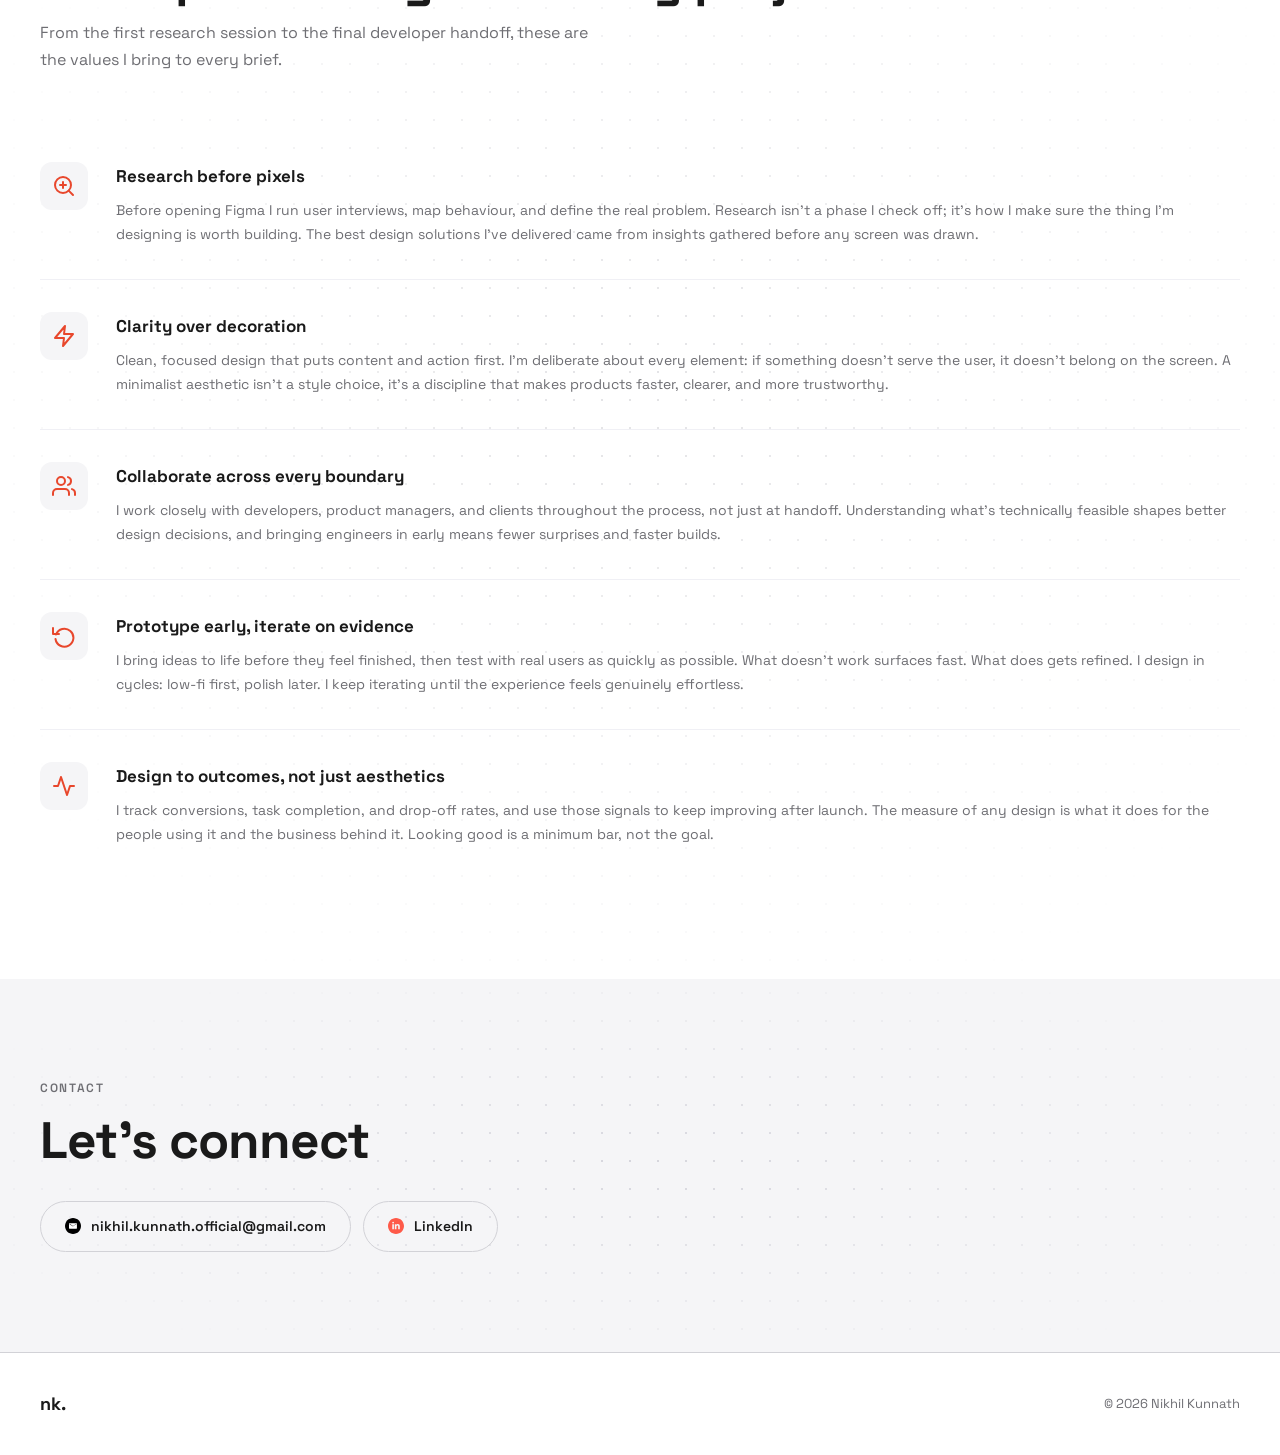
<file: about/index.html>
<!DOCTYPE html>
<html lang="en">
<head>
  <!-- Theme: apply saved preference before first paint to prevent flash -->
  <script>
    (function(){try{var t=localStorage.getItem('nk-theme');if(t==='dark'){document.documentElement.setAttribute('data-theme','dark')}else if(!t&&window.matchMedia('(prefers-color-scheme:dark)').matches){document.documentElement.setAttribute('data-theme','dark')}}catch(e){}})();
  </script>
  <meta charset="UTF-8"/>
  <meta name="viewport" content="width=device-width,initial-scale=1.0"/>

  <title>About Nikhil Kunnath — UI/UX Designer &amp; UX Researcher</title>
  <meta name="description" content="About Nikhil Kunnath — UI/UX Designer with experience in mobile apps, e-commerce and SaaS products. Delivered +30% conversions, #3 App Store ranking, and Top 2 on Google."/>
  <meta name="keywords" content="about Nikhil Kunnath, UI UX designer UK, product designer, UX researcher, Figma designer, mobile app designer"/>
  <meta name="author" content="Nikhil Kunnath"/>
  <meta name="robots" content="index, follow"/>
  <link rel="canonical" href="https://nikhilkunnath.online/about/"/>

  <meta property="og:type" content="profile"/>
  <meta property="og:url" content="https://nikhilkunnath.online/about/"/>
  <meta property="og:title" content="About Nikhil Kunnath — UI/UX Designer"/>
  <meta property="og:description" content="UI/UX Designer and UX Researcher. Delivered measurable outcomes across mobile apps, broadband, and e-commerce. Based in the UK."/>
  <meta property="og:image" content="https://nikhilkunnath.online/assets/Nikhil_qWBYh4V7IdTj81jooNt3N.jpeg"/>
  <meta property="og:image:alt" content="Nikhil Kunnath — UI/UX Designer"/>
  <meta property="og:site_name" content="Nikhil Kunnath"/>

  <meta name="twitter:card" content="summary_large_image"/>
  <meta name="twitter:title" content="About Nikhil Kunnath — UI/UX Designer"/>
  <meta name="twitter:description" content="UI/UX Designer and UX Researcher delivering measurable product outcomes."/>
  <meta name="twitter:image" content="https://nikhilkunnath.online/assets/Nikhil_qWBYh4V7IdTj81jooNt3N.jpeg"/>

  <script type="application/ld+json">
  {
    "@context": "https://schema.org",
    "@type": "AboutPage",
    "@id": "https://nikhilkunnath.online/about/#page",
    "url": "https://nikhilkunnath.online/about/",
    "name": "About Nikhil Kunnath — UI/UX Designer",
    "description": "About page for Nikhil Kunnath, a UI/UX Designer and UX Researcher.",
    "isPartOf": { "@id": "https://nikhilkunnath.online/#website" },
    "about": { "@id": "https://nikhilkunnath.online/#person" },
    "breadcrumb": {
      "@type": "BreadcrumbList",
      "itemListElement": [
        { "@type": "ListItem", "position": 1, "name": "Home", "item": "https://nikhilkunnath.online/" },
        { "@type": "ListItem", "position": 2, "name": "About", "item": "https://nikhilkunnath.online/about/" }
      ]
    }
  }
  </script>

  <link rel="preconnect" href="https://fonts.googleapis.com"/>
  <link rel="preconnect" href="https://fonts.gstatic.com" crossorigin/>
  <link rel="icon" href="../favicon.ico" sizes="any"/>
  <link rel="icon" href="../assets/favicon.svg" type="image/svg+xml"/>
  <link rel="stylesheet" href="../styles/main.css"/>
</head>
<body>
<nav>
  <div class="nav-inner">
    <a href="../index.html" class="nav-logo notranslate" translate="no">nk.</a>
    <ul class="nav-links">
      <li><a href="../about/index.html" class="active">About</a></li>
      <li><a href="../index.html#projects">Projects</a></li>
    </ul>
    <button class="theme-toggle notranslate" id="themeToggle" aria-label="Toggle dark mode" translate="no">
      <svg class="icon-moon" viewBox="0 0 24 24" fill="none" stroke="currentColor" stroke-width="2" stroke-linecap="round" stroke-linejoin="round"><path d="M21 12.79A9 9 0 1 1 11.21 3 7 7 0 0 0 21 12.79z"/></svg>
      <svg class="icon-sun"  viewBox="0 0 24 24" fill="none" stroke="currentColor" stroke-width="2" stroke-linecap="round" stroke-linejoin="round"><circle cx="12" cy="12" r="5"/><line x1="12" y1="1" x2="12" y2="3"/><line x1="12" y1="21" x2="12" y2="23"/><line x1="4.22" y1="4.22" x2="5.64" y2="5.64"/><line x1="18.36" y1="18.36" x2="19.78" y2="19.78"/><line x1="1" y1="12" x2="3" y2="12"/><line x1="21" y1="12" x2="23" y2="12"/><line x1="4.22" y1="19.78" x2="5.64" y2="18.36"/><line x1="18.36" y1="5.64" x2="19.78" y2="4.22"/></svg>
    </button>
    <button class="nav-toggle" id="navToggle" aria-label="Menu">
      <span></span><span></span><span></span>
    </button>
  </div>
</nav>
<div class="nav-drawer" id="navDrawer">
  <a href="../about/index.html">About</a>
  <a href="../index.html#projects">Projects</a>
</div>

<!-- ABOUT HERO -->
<div class="about-hero dot-target">
  <div class="about-grid">
    <div class="fade-up">
      <h1 style="font-size:clamp(30px,4vw,52px);color:var(--accent);margin-bottom:28px;line-height:1.1;">About me</h1>
      <div class="about-text">
        <p>I'm a UI/UX Designer with a track record of shipping products that measurably move the needle. That includes a food delivery app that ranked #3 in Kuwait's App Store at launch and a broadband checkout redesign that lifted conversions by 30%.</p>
        <p>My process starts with research. Before opening Figma, I run user interviews, map pain points, and define the problem worth solving. That groundwork is what separates design that looks good from design that actually works.</p>
        <p>I've spent time in agile teams collaborating with engineers, product managers, and founders across mobile apps, SaaS platforms, and e-commerce. I bridge design and development. I prototype in Figma and build in React, which means I understand what's feasible and can speak both languages fluently.</p>
        <p>I'm open to new projects and collaborations. If you're building something and need a designer who cares as much about outcomes as aesthetics. Let's talk.</p>
      </div>
      <div style="margin-top:32px;display:flex;gap:12px;flex-wrap:wrap;">
        <a href="mailto:nikhil.kunnath.official@gmail.com" class="btn btn-primary">Get in touch</a>
        <a href="../index.html#projects" class="btn btn-secondary">View projects</a>
      </div>
    </div>
    <div class="fade-up">
      <img class="about-photo" loading="lazy" src="../assets/Nikhil_qWBYh4V7IdTj81jooNt3N.jpeg" alt="Nikhil Kunnath"/>
    </div>
  </div>
</div>

<!-- TOOLBOX — all 7 categories as chips -->
<section class="section section--gray dot-target">
  <div class="container">
    <div class="fade-up">
      <p class="eyebrow">Skills &amp; tools</p>
      <h2>My toolbox</h2>
      <p class="body-md" style="margin-top:14px;max-width:560px;">Beyond design, I have hands-on experience across the full development stack, from cloud infrastructure to machine learning.</p>
      <div class="toolbox-full">
        <span class="chip"><img src="../assets/icons/figma.svg" alt="Figma" class="chip-icon"/>Figma</span>
        <span class="chip"><img src="../assets/icons/adobe-xd.svg" alt="Adobe XD" class="chip-icon"/>Adobe XD</span>
        <span class="chip"><img src="../assets/icons/photoshop.svg" alt="Photoshop" class="chip-icon"/>Photoshop</span>
        <span class="chip"><img src="../assets/icons/adobe-illustrator.svg" alt="Illustrator" class="chip-icon"/>Illustrator</span>
        <span class="chip"><img src="../assets/icons/google-analytics.svg" alt="Google Analytics" class="chip-icon"/>Google Analytics</span>
        <span class="chip"><img src="../assets/icons/hotjar.svg" alt="Hotjar" class="chip-icon"/>Hotjar</span>
        <span class="chip"><img src="../assets/icons/react.svg" alt="React" class="chip-icon"/>React</span>
        <span class="chip"><img src="../assets/icons/firebase.svg" alt="Firebase" class="chip-icon"/>Firebase</span>
        <span class="chip"><img src="../assets/icons/node-js.svg" alt="Node.js" class="chip-icon"/>Node.js</span>
        <span class="chip"><img src="../assets/icons/google-cloud.svg" alt="Google Cloud" class="chip-icon"/>Google Cloud</span>
        <span class="chip"><img src="../assets/icons/docker.svg" alt="Docker" class="chip-icon"/>Docker</span>
        <span class="chip"><img src="../assets/icons/aws.svg" alt="AWS" class="chip-icon"/>AWS</span>
        <span class="chip"><img src="../assets/icons/wordpress.svg" alt="WordPress" class="chip-icon"/>WordPress</span>
        <span class="chip"><img src="../assets/icons/python.svg" alt="Python" class="chip-icon"/>Python / ML</span>
      </div>
    </div>
  </div>
</section>

<!-- HOW I WORK — unified section -->
<section class="section dot-target">
  <div class="container">
    <div class="how-section-header fade-up">
      <p class="eyebrow">How I work</p>
      <h2>Principles that guide every project.</h2>
      <p>From the first research session to the final developer handoff, these are the values I bring to every brief.</p>
    </div>

    <div class="approach-list" style="margin-top:40px;">

      <div class="approach-item fade-up">
        <div class="a-icon">
          <svg viewBox="0 0 24 24" fill="none" stroke="currentColor" stroke-width="2" stroke-linecap="round" stroke-linejoin="round">
            <circle cx="11" cy="11" r="8"/><line x1="21" y1="21" x2="16.65" y2="16.65"/>
            <line x1="11" y1="8" x2="11" y2="14"/><line x1="8" y1="11" x2="14" y2="11"/>
          </svg>
        </div>
        <div>
          <p class="a-title">Research before pixels</p>
          <p class="a-desc">Before opening Figma I run user interviews, map behaviour, and define the real problem. Research isn't a phase I check off; it's how I make sure the thing I'm designing is worth building. The best design solutions I've delivered came from insights gathered before any screen was drawn.</p>
        </div>
      </div>

      <div class="approach-item fade-up">
        <div class="a-icon">
          <svg viewBox="0 0 24 24" fill="none" stroke="currentColor" stroke-width="2" stroke-linecap="round" stroke-linejoin="round">
            <polygon points="13 2 3 14 12 14 11 22 21 10 12 10 13 2"/>
          </svg>
        </div>
        <div>
          <p class="a-title">Clarity over decoration</p>
          <p class="a-desc">Clean, focused design that puts content and action first. I'm deliberate about every element: if something doesn't serve the user, it doesn't belong on the screen. A minimalist aesthetic isn't a style choice, it's a discipline that makes products faster, clearer, and more trustworthy.</p>
        </div>
      </div>

      <div class="approach-item fade-up">
        <div class="a-icon">
          <svg viewBox="0 0 24 24" fill="none" stroke="currentColor" stroke-width="2" stroke-linecap="round" stroke-linejoin="round">
            <path d="M17 21v-2a4 4 0 0 0-4-4H5a4 4 0 0 0-4 4v2"/><circle cx="9" cy="7" r="4"/>
            <path d="M23 21v-2a4 4 0 0 0-3-3.87M16 3.13a4 4 0 0 1 0 7.75"/>
          </svg>
        </div>
        <div>
          <p class="a-title">Collaborate across every boundary</p>
          <p class="a-desc">I work closely with developers, product managers, and clients throughout the process, not just at handoff. Understanding what's technically feasible shapes better design decisions, and bringing engineers in early means fewer surprises and faster builds.</p>
        </div>
      </div>

      <div class="approach-item fade-up">
        <div class="a-icon">
          <svg viewBox="0 0 24 24" fill="none" stroke="currentColor" stroke-width="2" stroke-linecap="round" stroke-linejoin="round">
            <polyline points="1 4 1 10 7 10"/><path d="M3.51 15a9 9 0 1 0 .49-4.5"/>
          </svg>
        </div>
        <div>
          <p class="a-title">Prototype early, iterate on evidence</p>
          <p class="a-desc">I bring ideas to life before they feel finished, then test with real users as quickly as possible. What doesn't work surfaces fast. What does gets refined. I design in cycles: low-fi first, polish later. I keep iterating until the experience feels genuinely effortless.</p>
        </div>
      </div>

      <div class="approach-item fade-up">
        <div class="a-icon">
          <svg viewBox="0 0 24 24" fill="none" stroke="currentColor" stroke-width="2" stroke-linecap="round" stroke-linejoin="round">
            <polyline points="22 12 18 12 15 21 9 3 6 12 2 12"/>
          </svg>
        </div>
        <div>
          <p class="a-title">Design to outcomes, not just aesthetics</p>
          <p class="a-desc">I track conversions, task completion, and drop-off rates, and use those signals to keep improving after launch. The measure of any design is what it does for the people using it and the business behind it. Looking good is a minimum bar, not the goal.</p>
        </div>
      </div>

    </div>
  </div>
</section>

<!-- CONTACT -->
<section class="section section--gray dot-target">
  <div class="container">
    <div class="fade-up" style="max-width:600px;">
      <p class="eyebrow">Contact</p>
      <h2>Let's connect</h2>
      <div class="contact-links">
        <a href="mailto:nikhil.kunnath.official@gmail.com" class="contact-link">
          <img src="../assets/4550857_email_gmail_mail_sending_yahoo_icon_fpWI31_f5WySmwrllPSsp.svg" alt="Email"/>
          nikhil.kunnath.official@gmail.com
        </a>
        <a href="https://linkedin.com/in/nkunnath" target="_blank" rel="noopener" class="contact-link">
          <img src="../assets/1964405_linkedin_logo_media_social_icon_0TjLdwQFYblhfqQ-_rAzj.svg" alt="LinkedIn"/>
          LinkedIn
        </a>
      </div>
    </div>
  </div>
</section>

<footer>
  <div class="footer-inner">
    <span class="footer-logo notranslate" translate="no">nk.</span>
    <span class="footer-copy">© 2026 Nikhil Kunnath</span>
  </div>
</footer>
<script src="../scripts/main.js"></script>
<script src="../scripts/translate.js"></script>
</body>
</html>
</file>
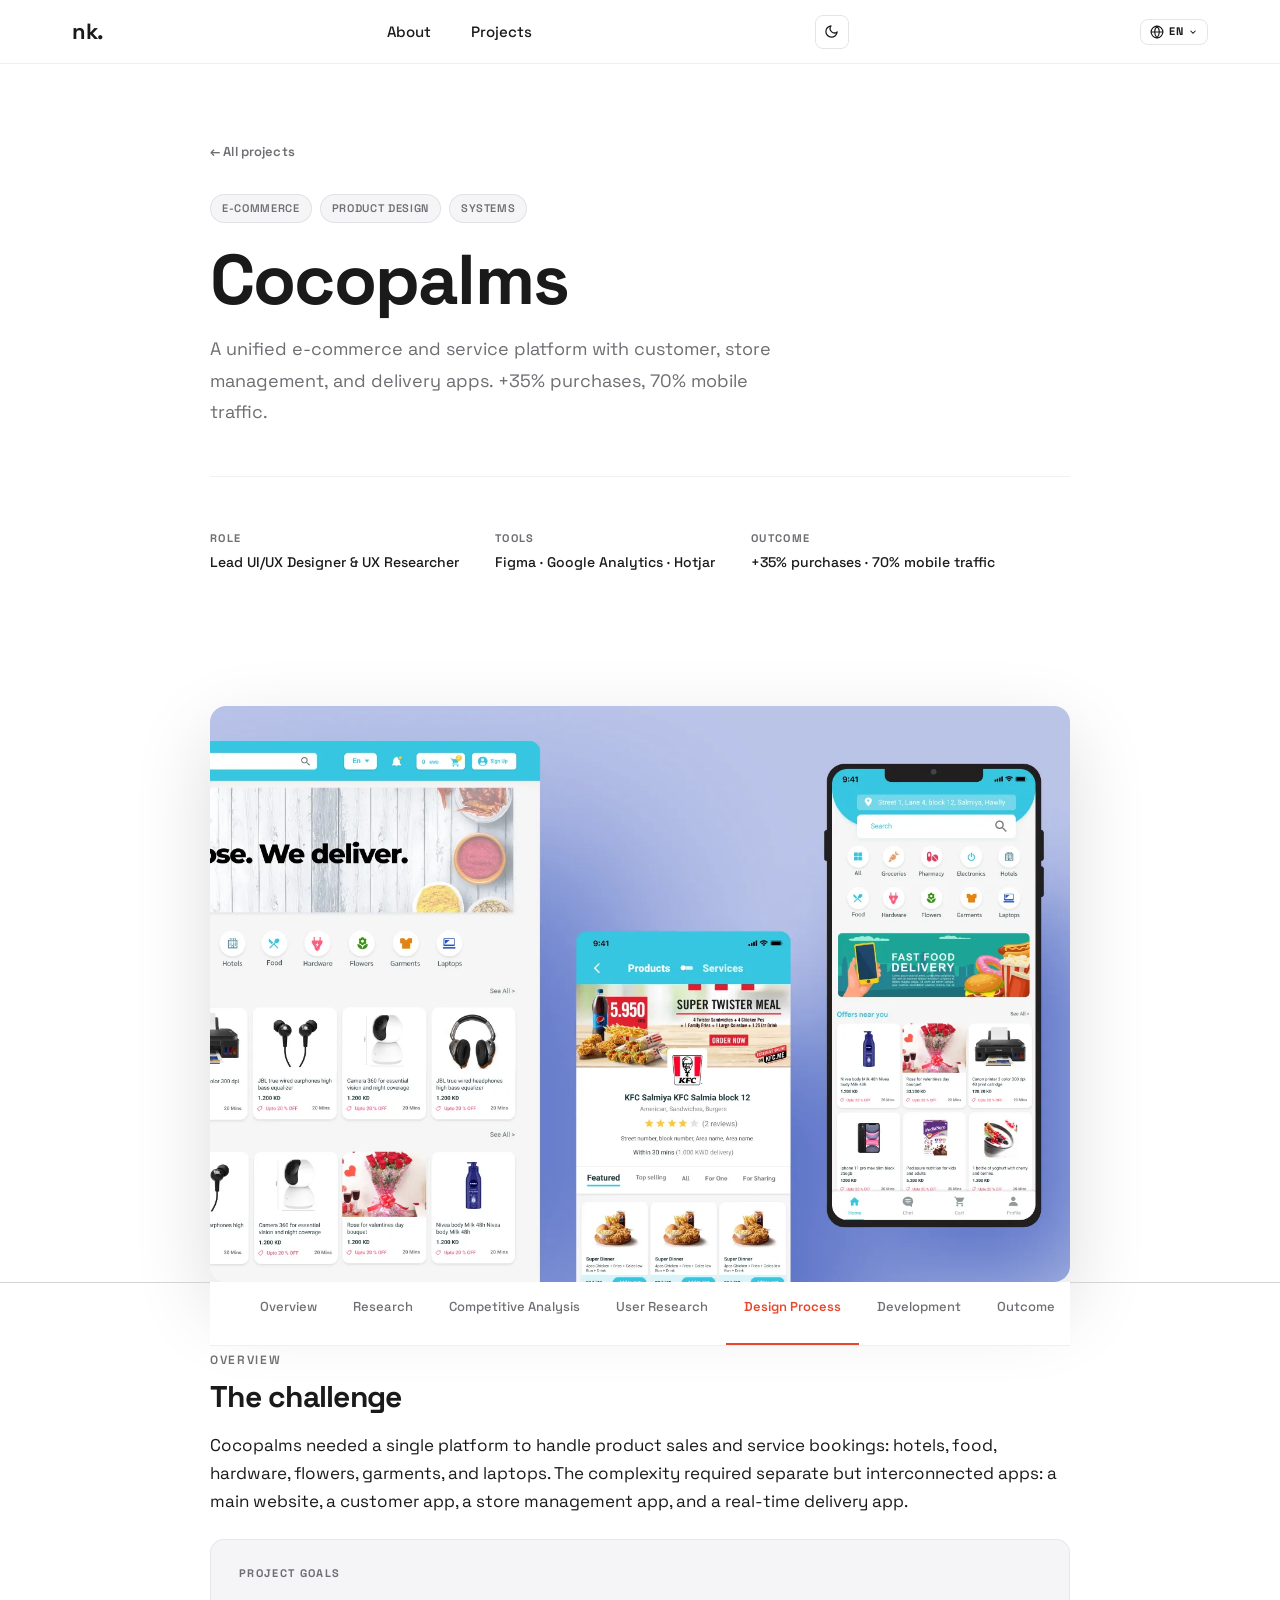
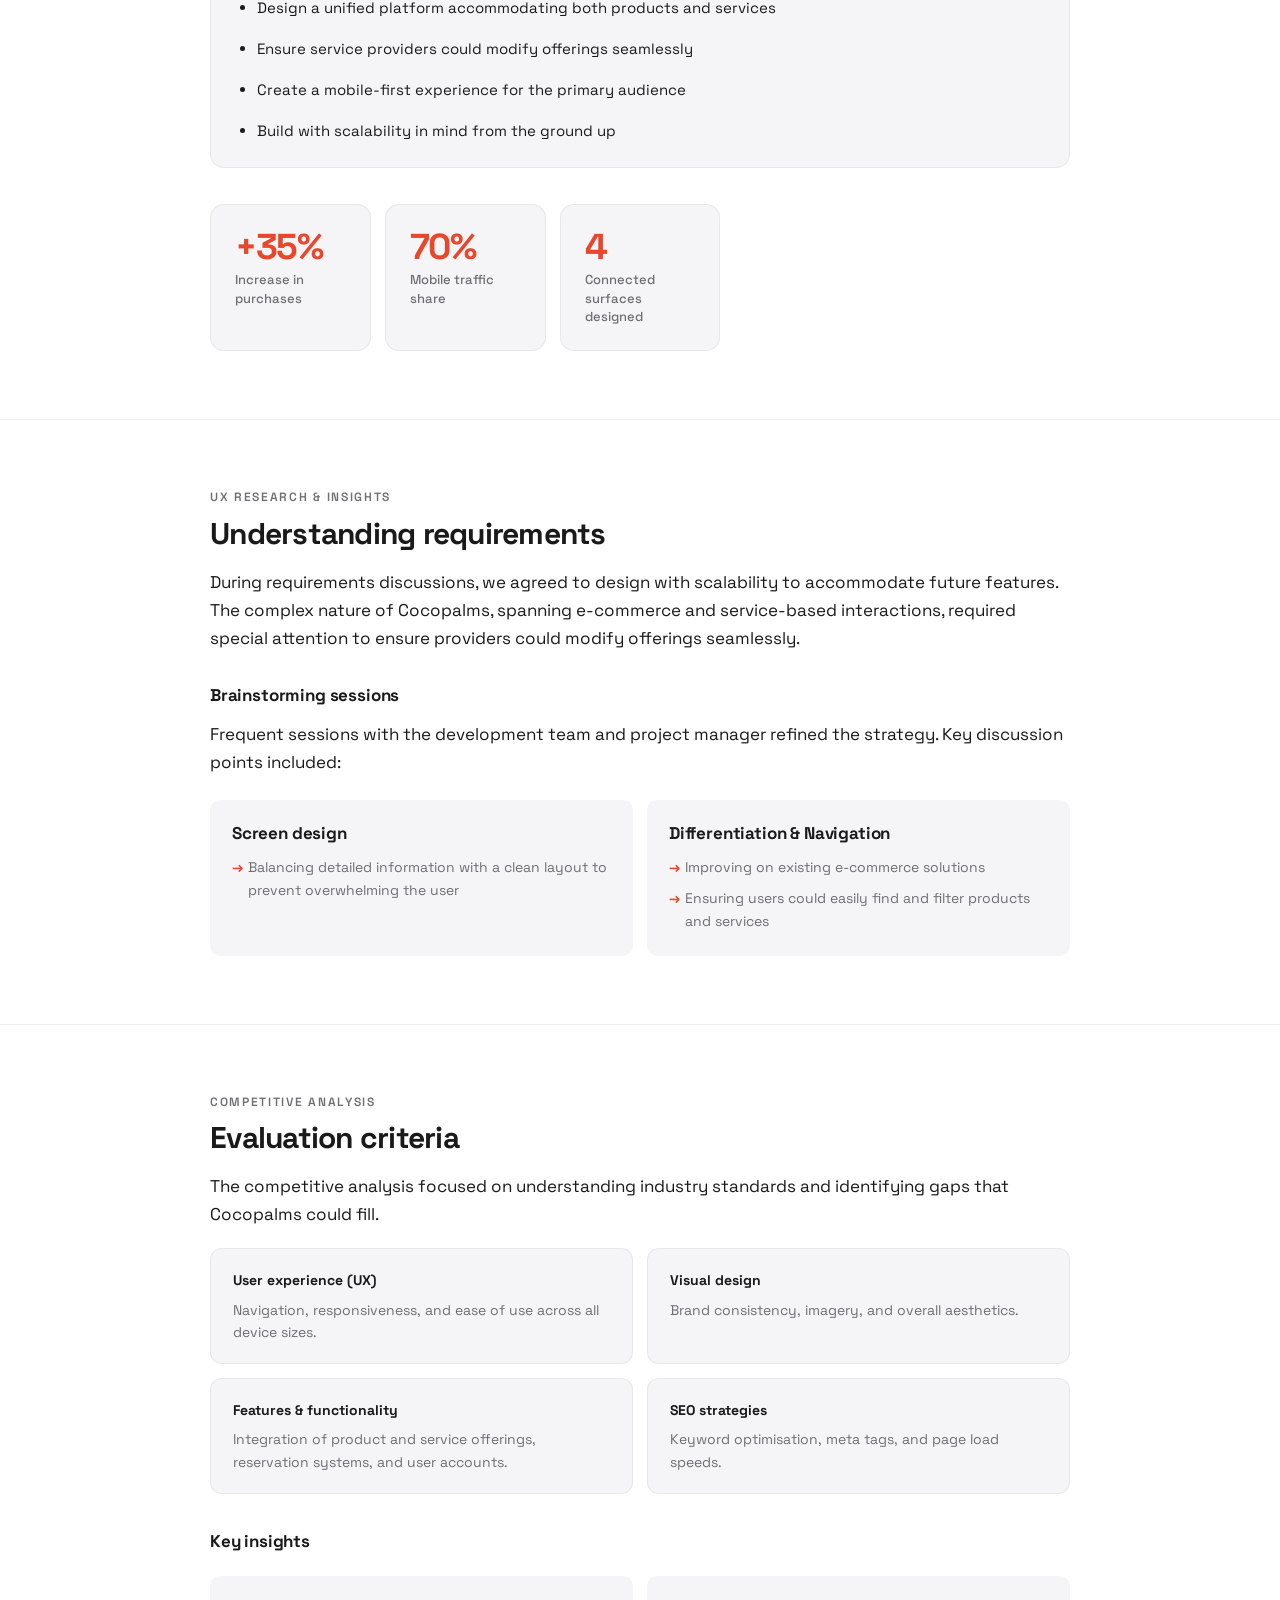
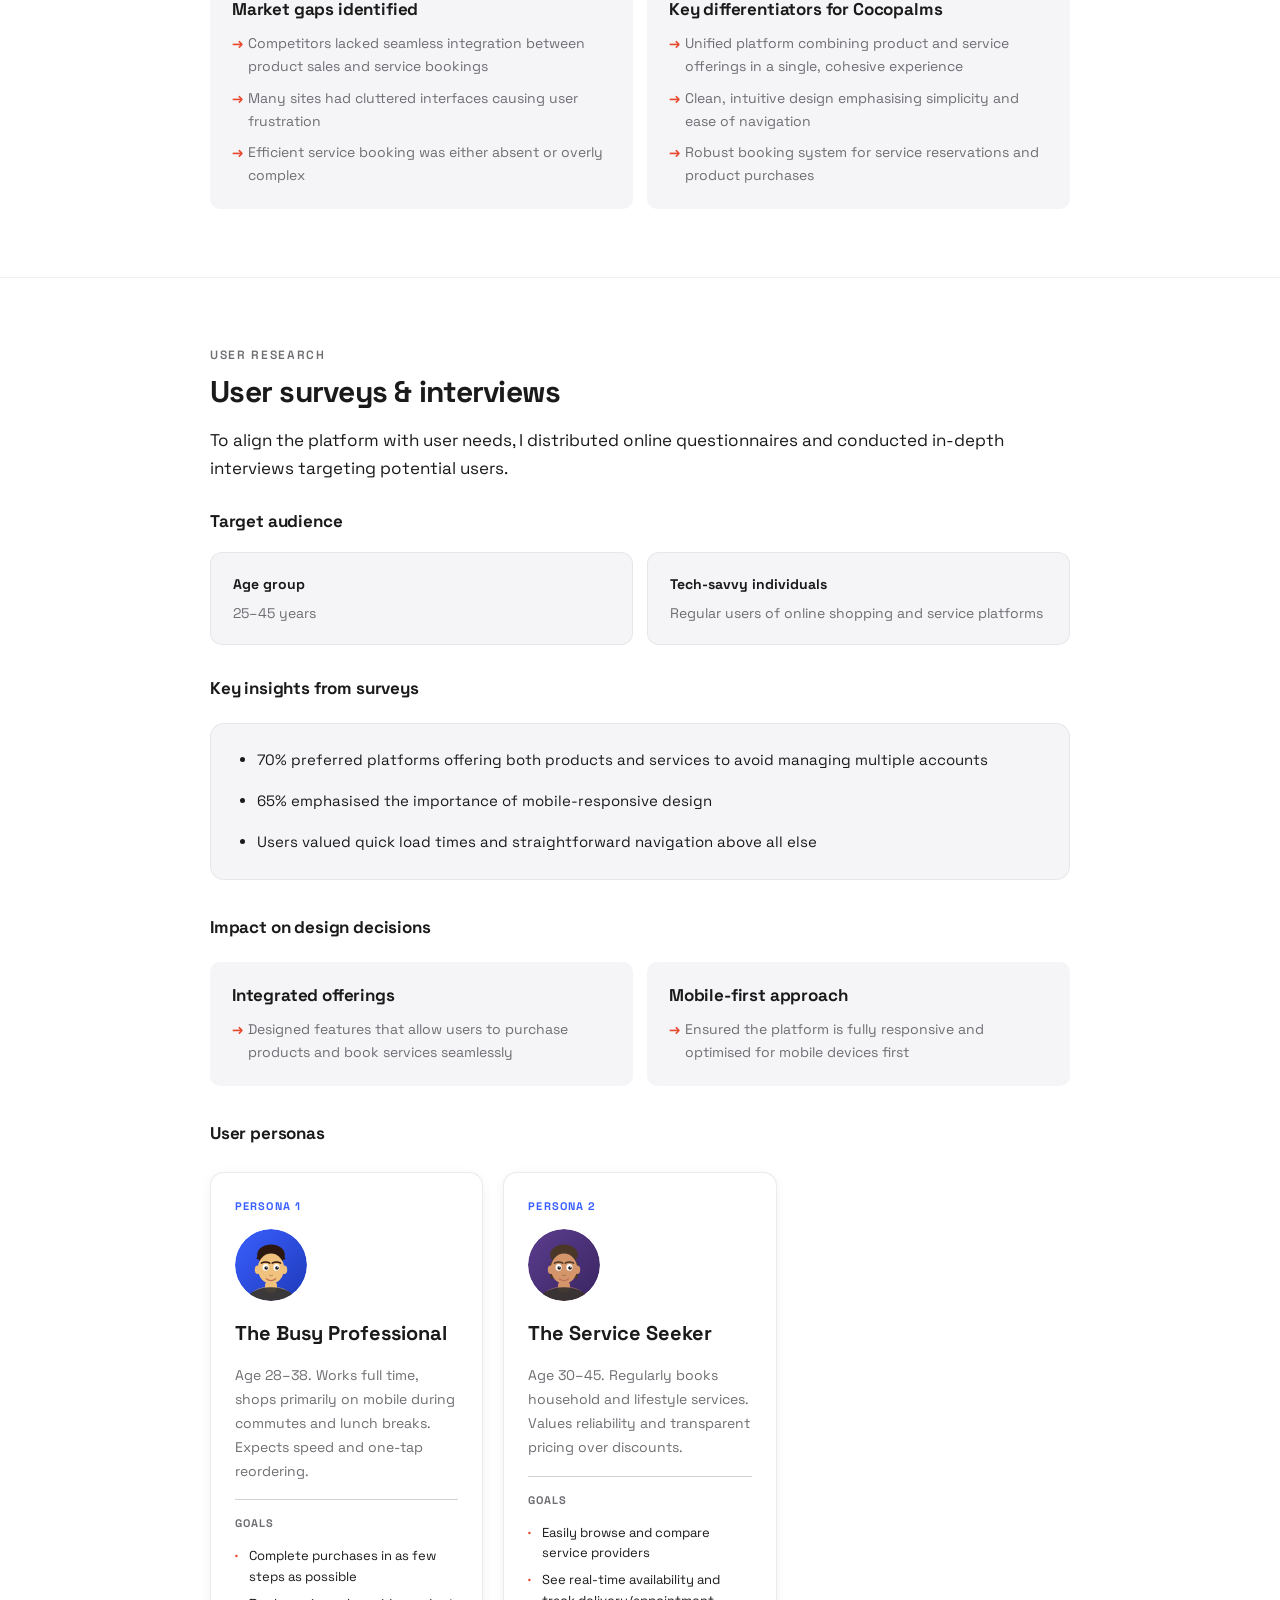
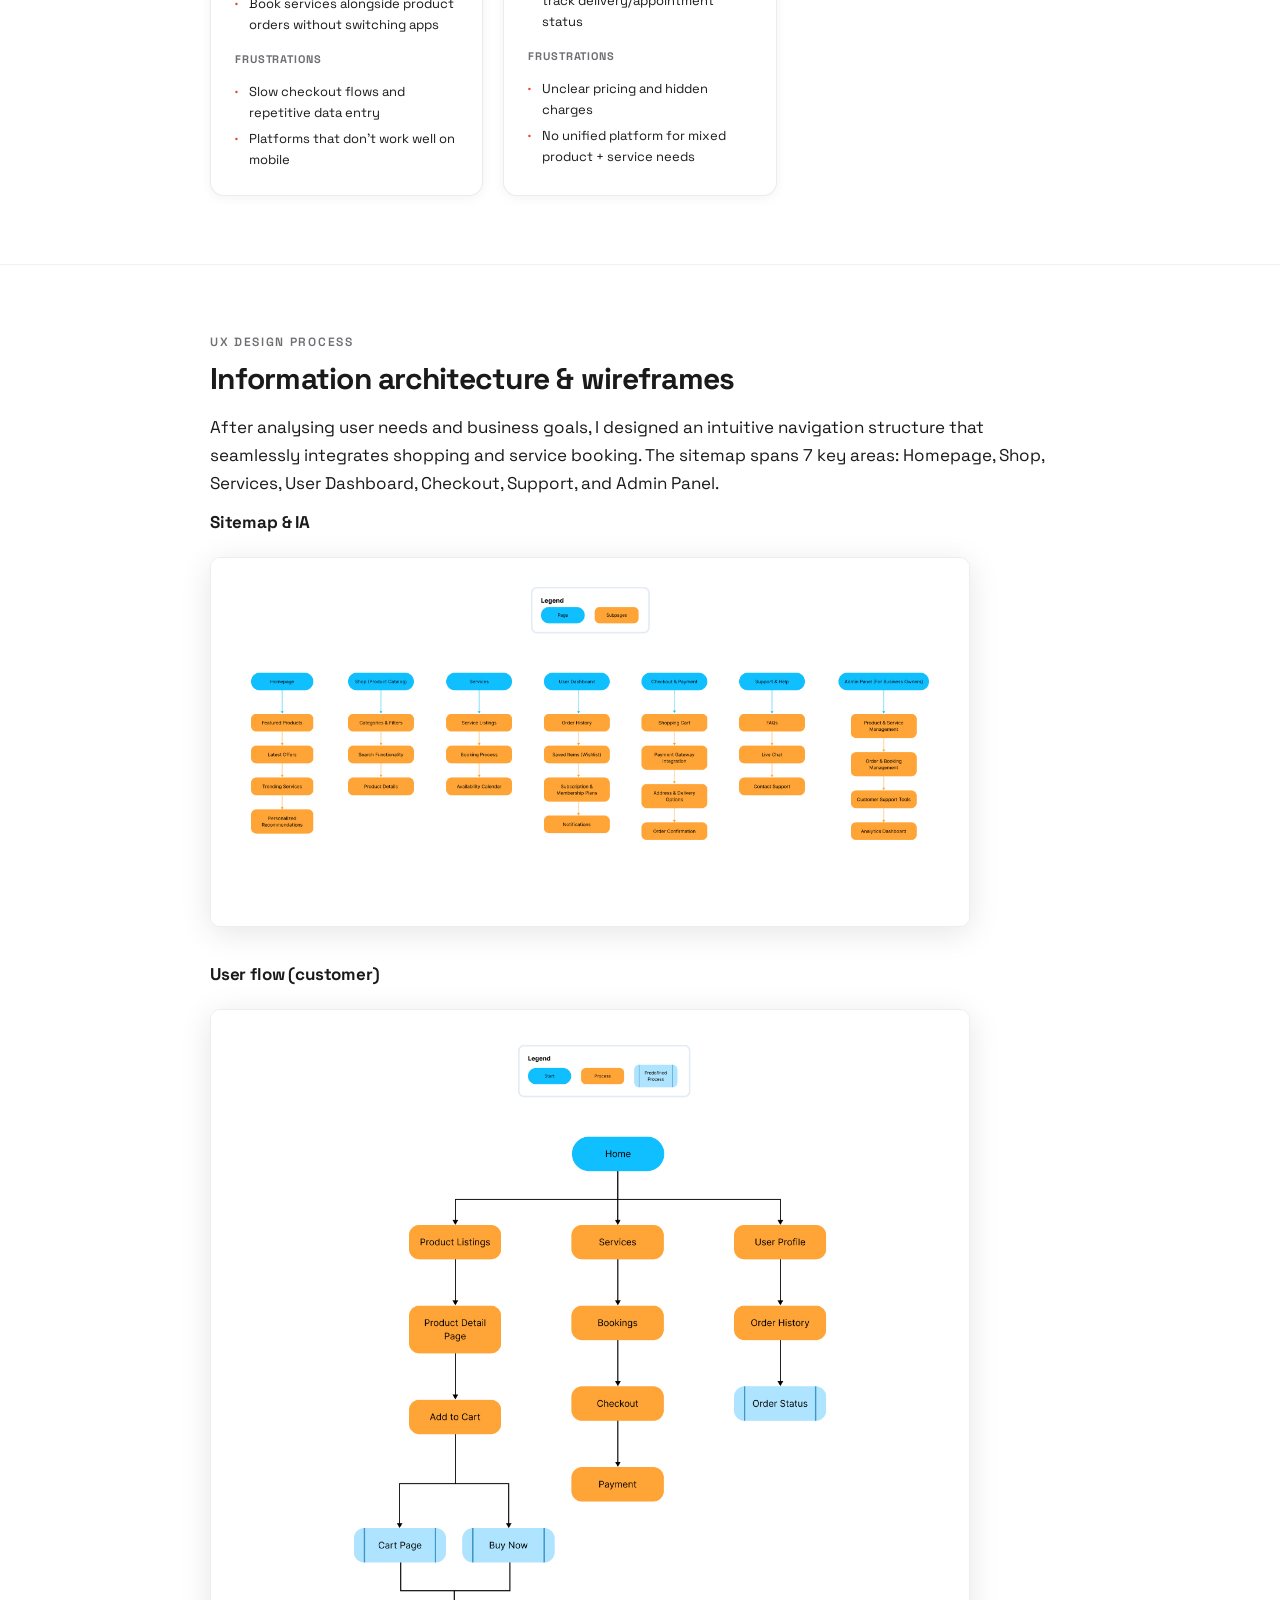
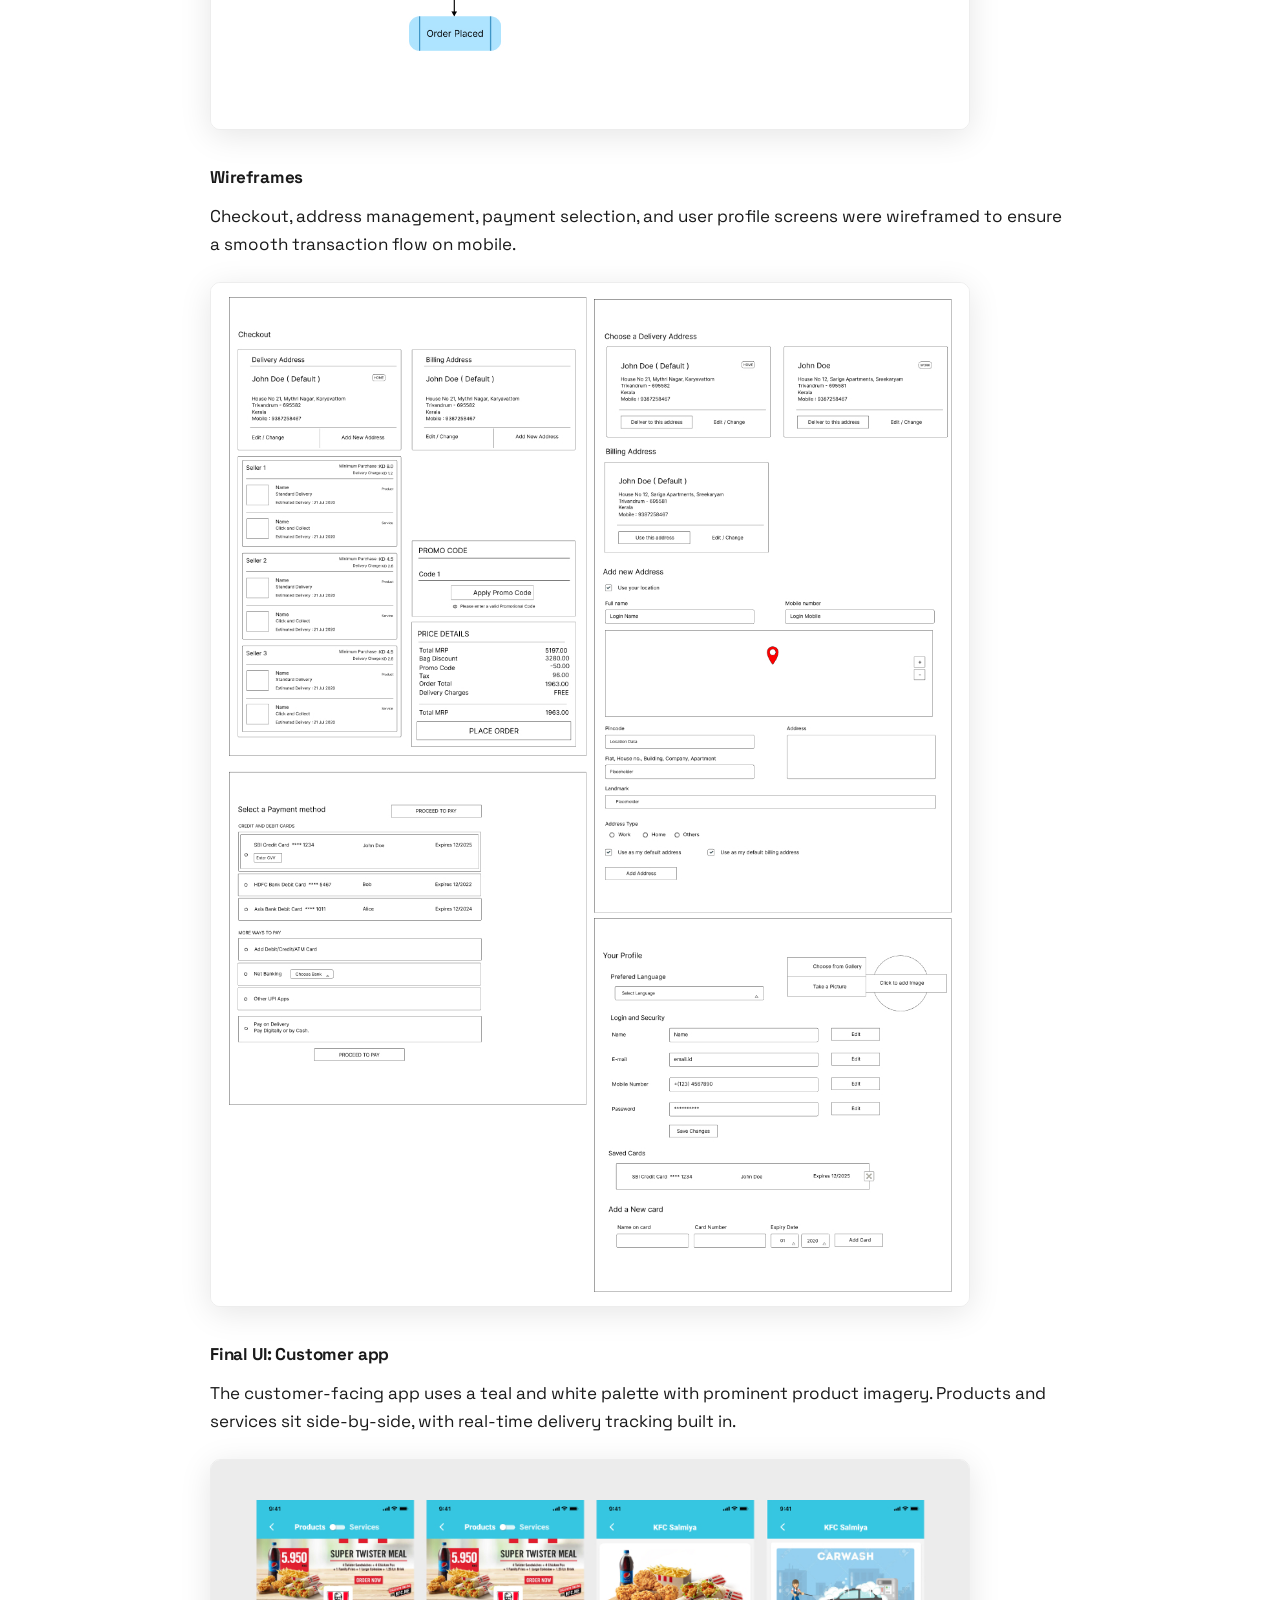
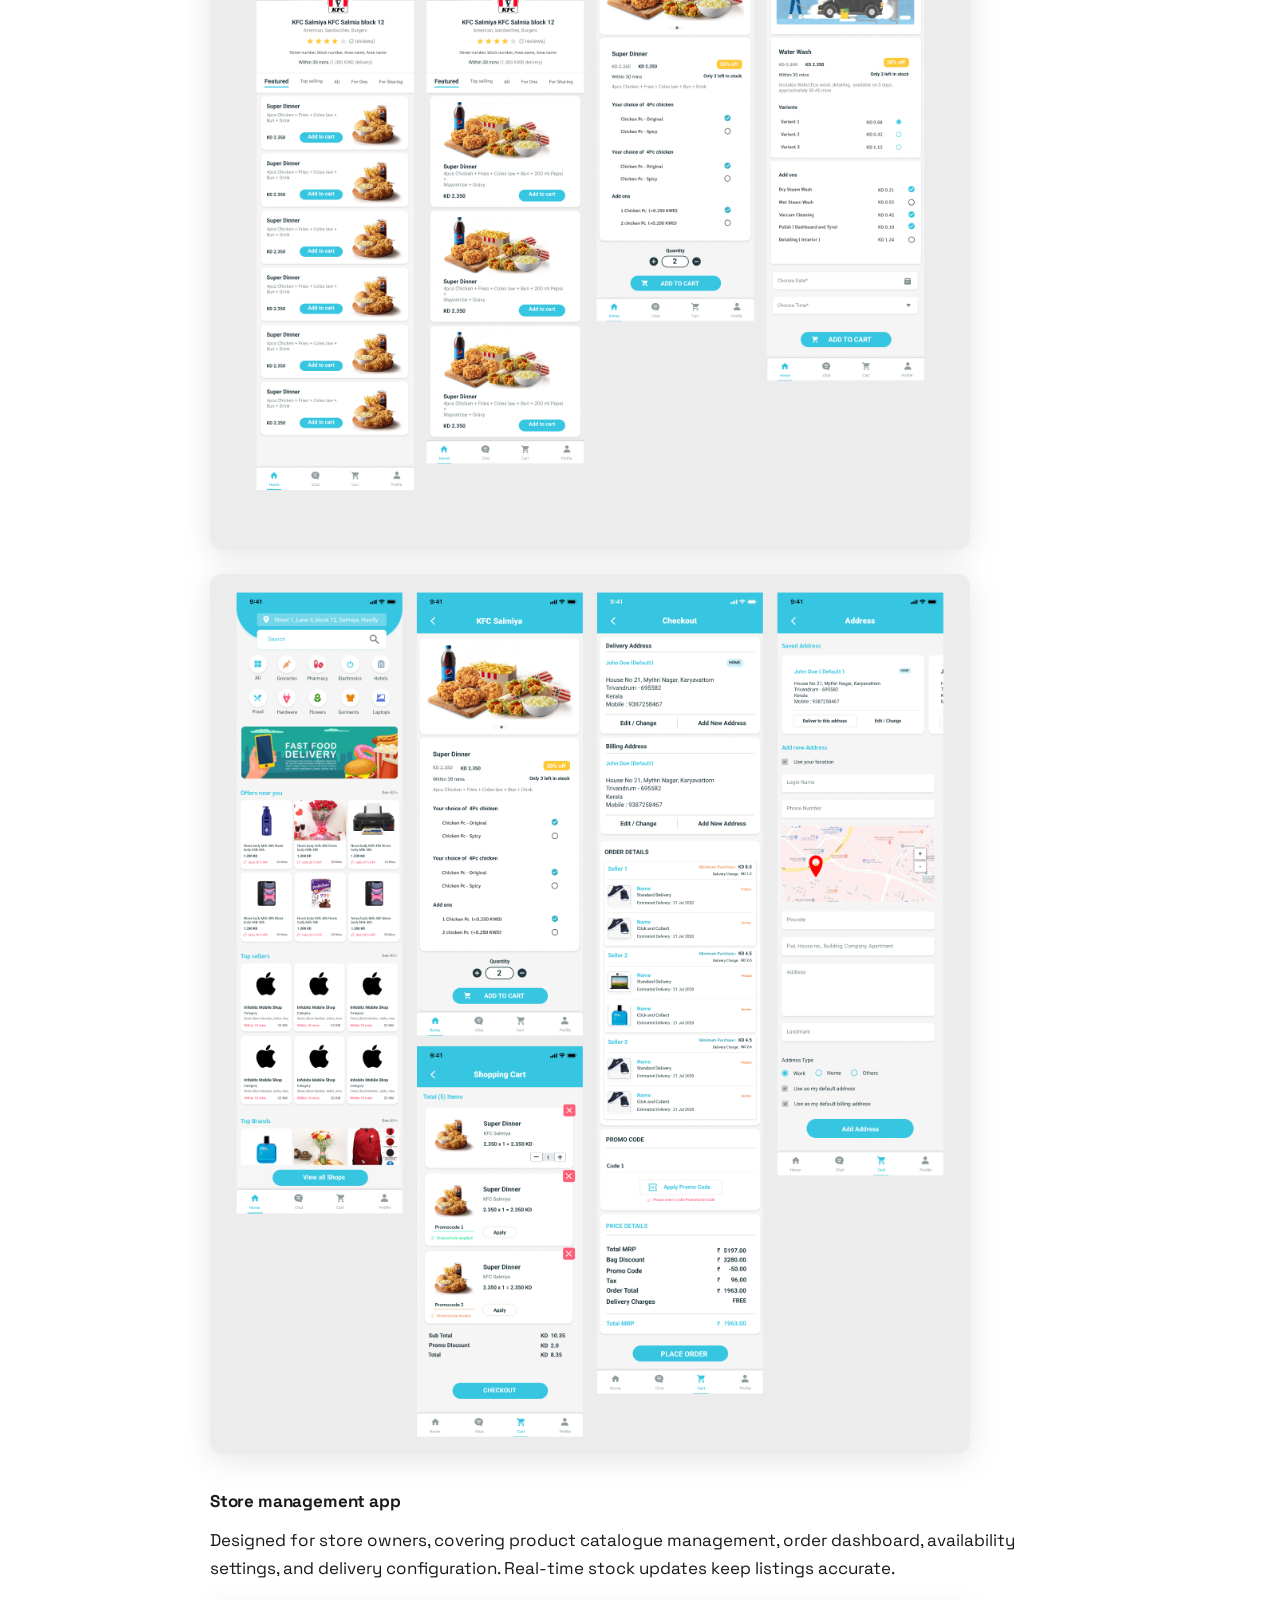
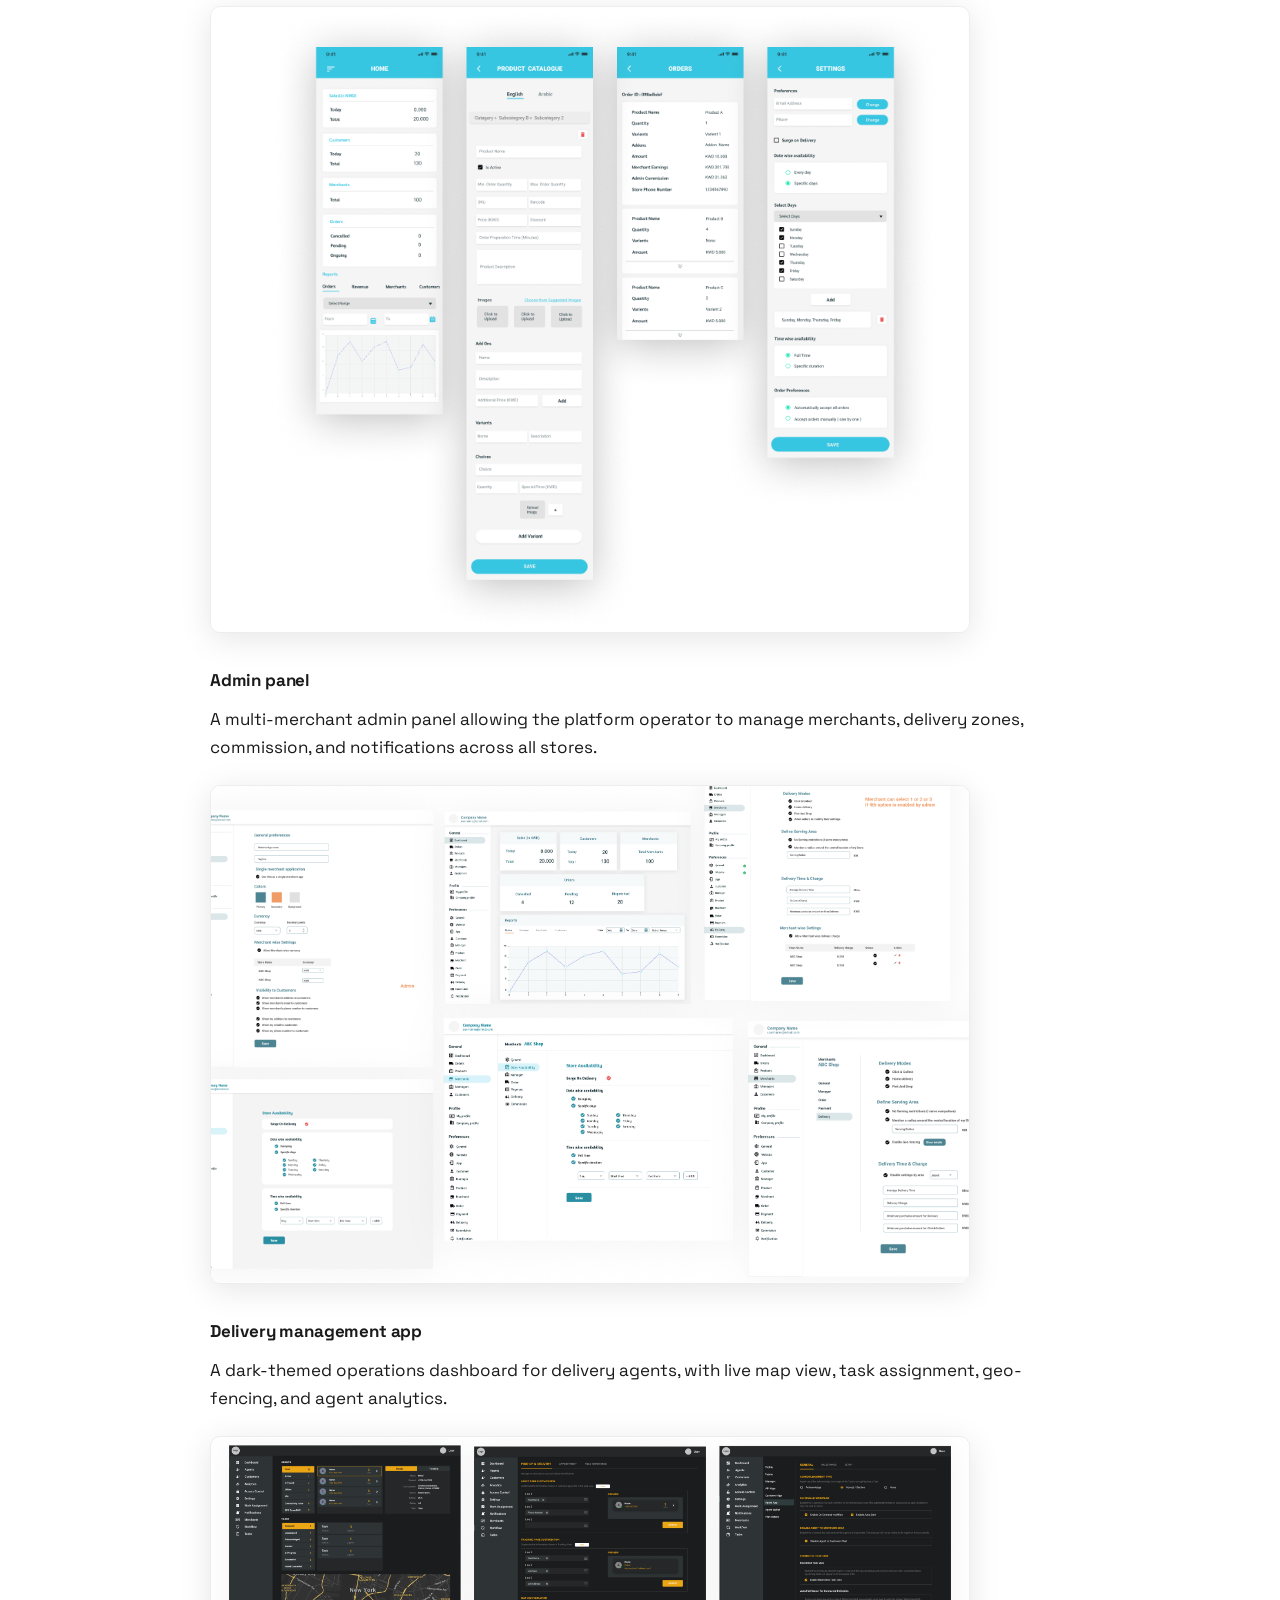
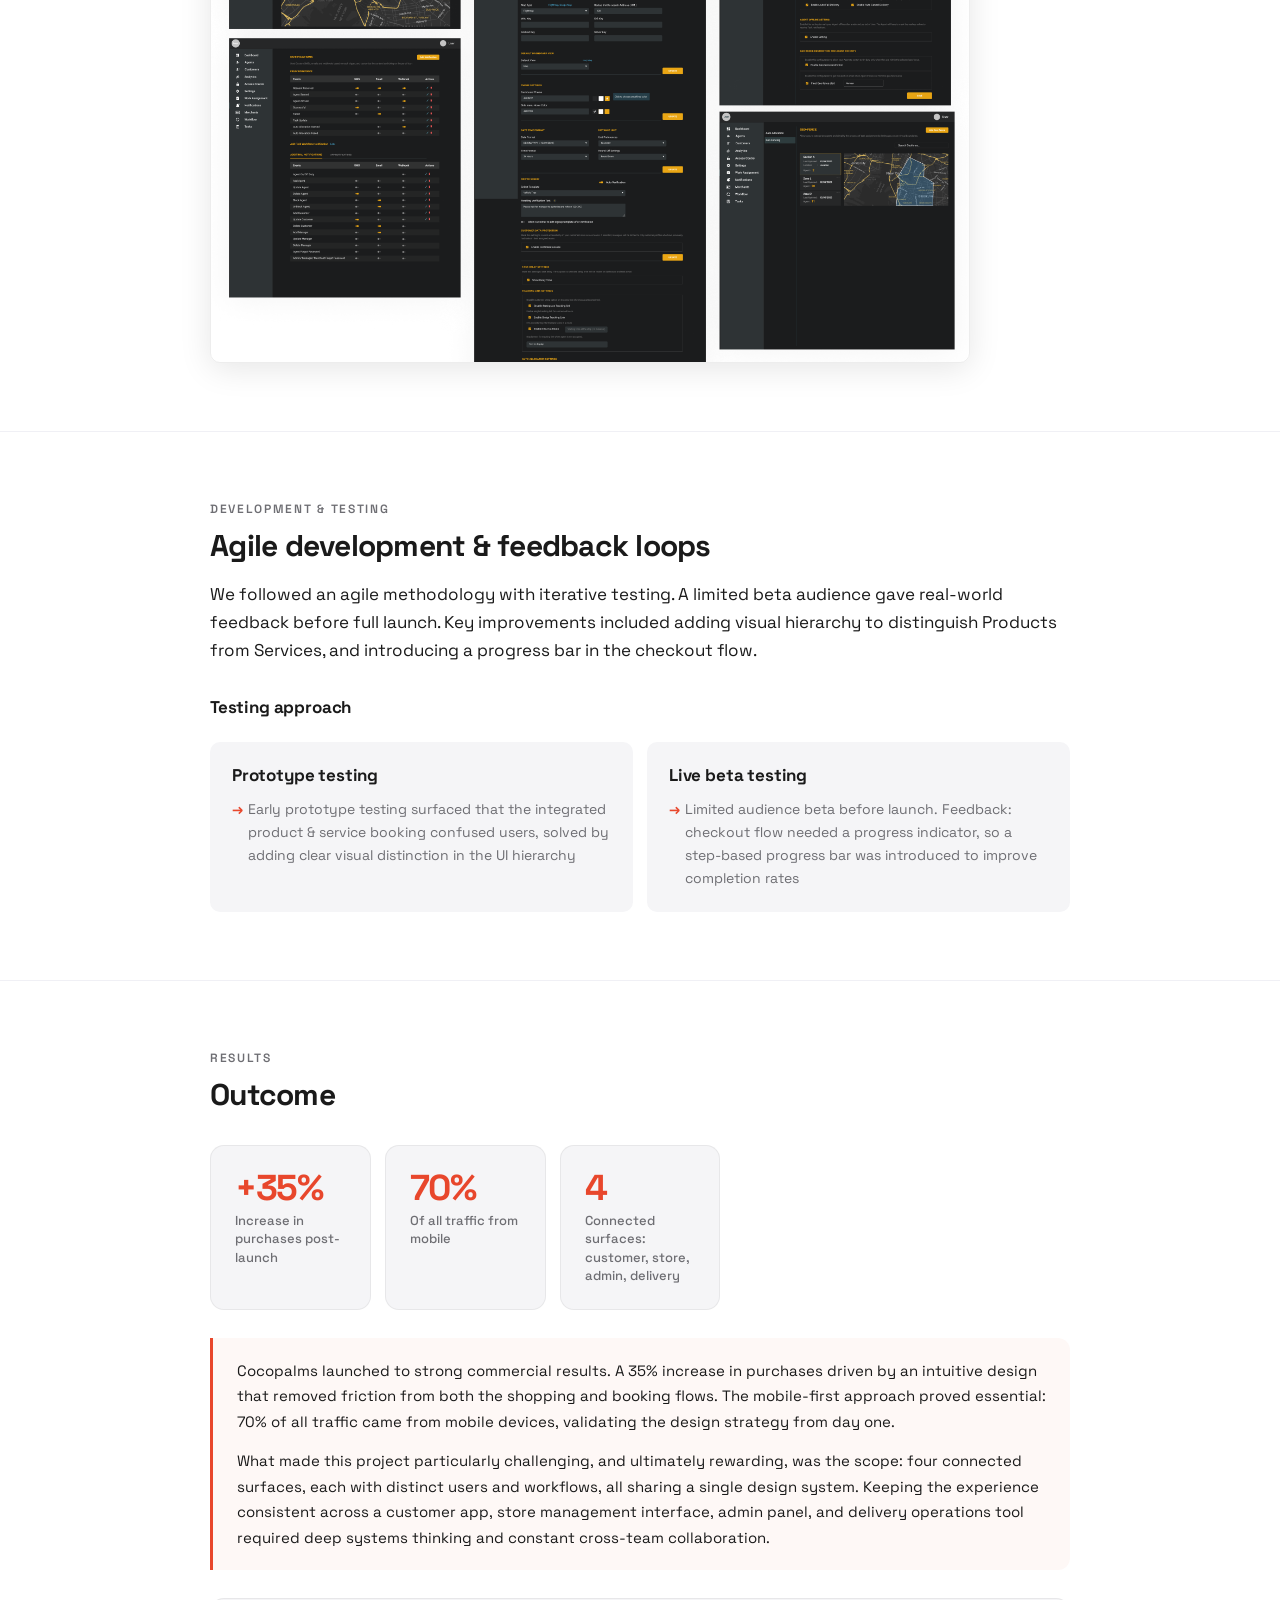
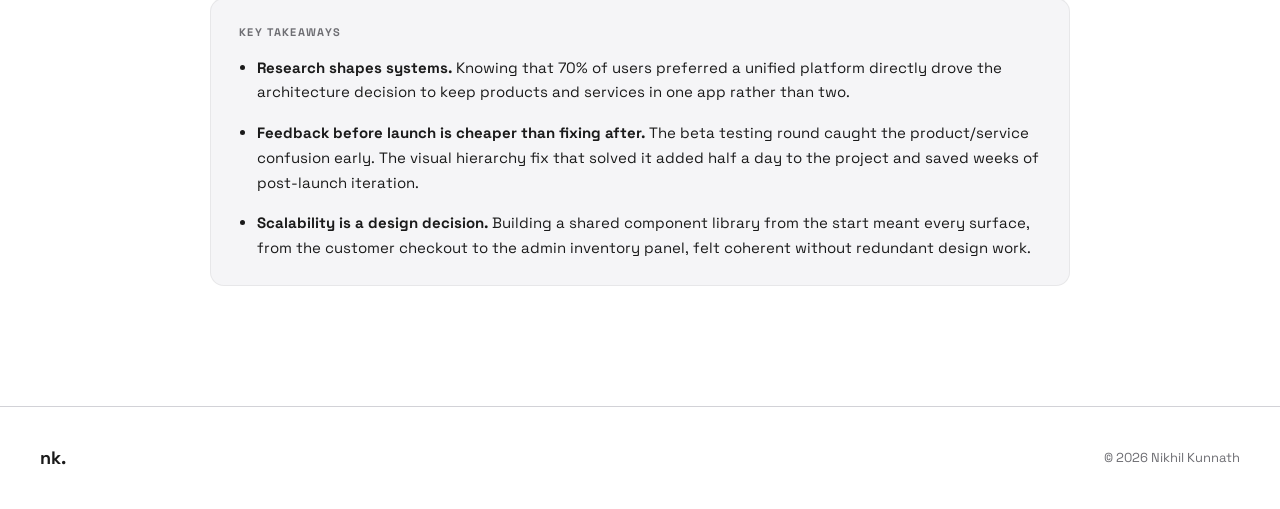
<file: cocopalms/index.html>
<!DOCTYPE html>
<html lang="en">
<head>
  <!-- Theme: apply saved preference before first paint to prevent flash -->
  <script>
    (function(){try{var t=localStorage.getItem('nk-theme');if(t==='dark'){document.documentElement.setAttribute('data-theme','dark')}else if(!t&&window.matchMedia('(prefers-color-scheme:dark)').matches){document.documentElement.setAttribute('data-theme','dark')}}catch(e){}})();
  </script>
  <meta charset="UTF-8"/>
  <meta name="viewport" content="width=device-width,initial-scale=1.0"/>

  <title>Cocopalms — E-Commerce UX Design Case Study by Nikhil Kunnath</title>
  <meta name="description" content="UX case study: Designed a unified e-commerce and services platform with customer, store management, and delivery apps. Delivered +35% increase in purchases."/>
  <meta name="author" content="Nikhil Kunnath"/>
  <meta name="robots" content="index, follow"/>
  <link rel="canonical" href="https://nikhilkunnath.online/cocopalms/"/>

  <meta property="og:type" content="article"/>
  <meta property="og:url" content="https://nikhilkunnath.online/cocopalms/"/>
  <meta property="og:title" content="Cocopalms — E-Commerce UX Design Case Study by Nikhil Kunnath"/>
  <meta property="og:description" content="UX case study: Designed a unified e-commerce and services platform with customer, store management, and delivery apps. Delivered +35% increase in purchases."/>
  <meta property="og:image" content="https://nikhilkunnath.online/assets/Cocopalms_0x435l6fsR9oth1LNIXIF.webp"/>
  <meta property="og:image:alt" content="Cocopalms case study by Nikhil Kunnath"/>
  <meta property="og:site_name" content="Nikhil Kunnath"/>

  <meta name="twitter:card" content="summary_large_image"/>
  <meta name="twitter:title" content="Cocopalms — E-Commerce UX Design Case Study by Nikhil Kunnath"/>
  <meta name="twitter:description" content="UX case study: Designed a unified e-commerce and services platform with customer, store management, and delivery apps. Delivered +35% increase in purchases."/>
  <meta name="twitter:image" content="https://nikhilkunnath.online/assets/Cocopalms_0x435l6fsR9oth1LNIXIF.webp"/>

  <script type="application/ld+json">
  {
    "@context": "https://schema.org",
    "@type": "CreativeWork",
    "@id": "https://nikhilkunnath.online/cocopalms/#casestudy",
    "name": "Cocopalms",
    "description": "UX design case study for Cocopalms — a unified e-commerce and services platform delivering +35% purchase increase.",
    "url": "https://nikhilkunnath.online/cocopalms/",
    "author": { "@id": "https://nikhilkunnath.online/#person" },
    "isPartOf": { "@id": "https://nikhilkunnath.online/#website" },
    "breadcrumb": {
      "@type": "BreadcrumbList",
      "itemListElement": [
        { "@type": "ListItem", "position": 1, "name": "Home", "item": "https://nikhilkunnath.online/" },
        { "@type": "ListItem", "position": 2, "name": "Projects", "item": "https://nikhilkunnath.online/#projects" },
        { "@type": "ListItem", "position": 3, "name": "Cocopalms", "item": "https://nikhilkunnath.online/cocopalms/" }
      ]
    }
  }
  </script>

  <link rel="preconnect" href="https://fonts.googleapis.com"/>
  <link rel="preconnect" href="https://fonts.gstatic.com" crossorigin/>
  <link rel="icon" href="../favicon.ico" sizes="any"/>
  <link rel="icon" href="../assets/favicon.svg" type="image/svg+xml"/>
  <link rel="stylesheet" href="../styles/main.css"/>
</head>
<body class="page-case">
<nav>
  <div class="nav-inner">
    <a href="../index.html" class="nav-logo notranslate" translate="no">nk.</a>
    <ul class="nav-links">
      <li><a href="../about/index.html">About</a></li>
      <li><a href="../index.html#projects">Projects</a></li>
    </ul>
    <button class="theme-toggle notranslate" id="themeToggle" aria-label="Toggle dark mode" translate="no">
      <svg class="icon-moon" viewBox="0 0 24 24" fill="none" stroke="currentColor" stroke-width="2" stroke-linecap="round" stroke-linejoin="round"><path d="M21 12.79A9 9 0 1 1 11.21 3 7 7 0 0 0 21 12.79z"/></svg>
      <svg class="icon-sun"  viewBox="0 0 24 24" fill="none" stroke="currentColor" stroke-width="2" stroke-linecap="round" stroke-linejoin="round"><circle cx="12" cy="12" r="5"/><line x1="12" y1="1" x2="12" y2="3"/><line x1="12" y1="21" x2="12" y2="23"/><line x1="4.22" y1="4.22" x2="5.64" y2="5.64"/><line x1="18.36" y1="18.36" x2="19.78" y2="19.78"/><line x1="1" y1="12" x2="3" y2="12"/><line x1="21" y1="12" x2="23" y2="12"/><line x1="4.22" y1="19.78" x2="5.64" y2="18.36"/><line x1="18.36" y1="5.64" x2="19.78" y2="4.22"/></svg>
    </button>
    <button class="nav-toggle" id="navToggle" aria-label="Menu"><span></span><span></span><span></span></button>
  </div>
</nav>
<div class="nav-drawer" id="navDrawer">
  <a href="../about/index.html">About</a>
  <a href="../index.html#projects">Projects</a>
</div>

<div class="case-hero">
  <div class="case-hero-inner">
    <a href="../index.html#projects" class="back-link">← All projects</a>
    <div class="case-tags"><span class="case-tag">E-Commerce</span><span class="case-tag">Product Design</span><span class="case-tag">Systems</span></div>
    <h1>Cocopalms</h1>
    <p class="body-lg" style="max-width:600px;margin-top:16px;">A unified e-commerce and service platform with customer, store management, and delivery apps. +35% purchases, 70% mobile traffic.</p>
    </div>
    <div class="case-meta">
      <div><p class="case-meta-label">Role</p><p class="case-meta-value">Lead UI/UX Designer &amp; UX Researcher</p></div>
      <div><p class="case-meta-label">Tools</p><p class="case-meta-value">Figma · Google Analytics · Hotjar</p></div>
      <div><p class="case-meta-label">Outcome</p><p class="case-meta-value">+35% purchases · 70% mobile traffic</p></div>
    </div>
  </div>
  <img class="case-cover" src="../assets/Cocopalms_0x435l6fsR9oth1LNIXIF.webp" alt="Cocopalms" style="max-width:860px;"/>
</div>

<div class="case-subnav-wrap">
  <nav class="case-subnav" aria-label="Case study sections">
    <a href="#overview" class="active">Overview</a>
    <a href="#research">Research</a>
    <a href="#competitive">Competitive Analysis</a>
    <a href="#personas">User Research</a>
    <a href="#design">Design Process</a>
    <a href="#development">Development</a>
    <a href="#outcome">Outcome</a>
  </nav>
</div>

<section class="case-section" id="overview">
  <div class="case-content">
    <p class="eyebrow">Overview</p>
    <h2>The challenge</h2>
    <p>Cocopalms needed a single platform to handle product sales and service bookings: hotels, food, hardware, flowers, garments, and laptops. The complexity required separate but interconnected apps: a main website, a customer app, a store management app, and a real-time delivery app.</p>
    <div class="goals-box">
      <p class="goals-box-title">Project goals</p>
      <ul>
        <li>Design a unified platform accommodating both products and services</li>
        <li>Ensure service providers could modify offerings seamlessly</li>
        <li>Create a mobile-first experience for the primary audience</li>
        <li>Build with scalability in mind from the ground up</li>
      </ul>
    </div>
    <div class="stats-row" style="margin-top:36px;">
      <div class="stat-card"><div class="stat-num">+35%</div><div class="stat-label">Increase in purchases</div></div>
      <div class="stat-card"><div class="stat-num">70%</div><div class="stat-label">Mobile traffic share</div></div>
      <div class="stat-card"><div class="stat-num">4</div><div class="stat-label">Connected surfaces designed</div></div>
    </div>
  </div>
</section>

<section class="case-section" id="research">
  <div class="case-content">
    <p class="eyebrow">UX Research &amp; Insights</p>
    <h2>Understanding requirements</h2>
    <p>During requirements discussions, we agreed to design with scalability to accommodate future features. The complex nature of Cocopalms, spanning e-commerce and service-based interactions, required special attention to ensure providers could modify offerings seamlessly.</p>
    <h3 style="margin-top:32px;margin-bottom:14px;">Brainstorming sessions</h3>
    <p>Frequent sessions with the development team and project manager refined the strategy. Key discussion points included:</p>
    <div class="findings-grid">
      <div class="finding-card">
        <h3>Screen design</h3>
        <ul><li>Balancing detailed information with a clean layout to prevent overwhelming the user</li></ul>
      </div>
      <div class="finding-card">
        <h3>Differentiation &amp; Navigation</h3>
        <ul>
          <li>Improving on existing e-commerce solutions</li>
          <li>Ensuring users could easily find and filter products and services</li>
        </ul>
      </div>
    </div>
  </div>
</section>

<section class="case-section" id="competitive">
  <div class="case-content">
    <p class="eyebrow">Competitive Analysis</p>
    <h2>Evaluation criteria</h2>
    <p>The competitive analysis focused on understanding industry standards and identifying gaps that Cocopalms could fill.</p>
    <div class="eval-grid">
      <div class="eval-card">
        <p class="eval-card-title">User experience (UX)</p>
        <p class="eval-card-desc">Navigation, responsiveness, and ease of use across all device sizes.</p>
      </div>
      <div class="eval-card">
        <p class="eval-card-title">Visual design</p>
        <p class="eval-card-desc">Brand consistency, imagery, and overall aesthetics.</p>
      </div>
      <div class="eval-card">
        <p class="eval-card-title">Features &amp; functionality</p>
        <p class="eval-card-desc">Integration of product and service offerings, reservation systems, and user accounts.</p>
      </div>
      <div class="eval-card">
        <p class="eval-card-title">SEO strategies</p>
        <p class="eval-card-desc">Keyword optimisation, meta tags, and page load speeds.</p>
      </div>
    </div>
    <h3 style="margin-top:36px;margin-bottom:14px;">Key insights</h3>
    <div class="findings-grid">
      <div class="finding-card">
        <h3>Market gaps identified</h3>
        <ul>
          <li>Competitors lacked seamless integration between product sales and service bookings</li>
          <li>Many sites had cluttered interfaces causing user frustration</li>
          <li>Efficient service booking was either absent or overly complex</li>
        </ul>
      </div>
      <div class="finding-card">
        <h3>Key differentiators for Cocopalms</h3>
        <ul>
          <li>Unified platform combining product and service offerings in a single, cohesive experience</li>
          <li>Clean, intuitive design emphasising simplicity and ease of navigation</li>
          <li>Robust booking system for service reservations and product purchases</li>
        </ul>
      </div>
    </div>
  </div>
</section>

<section class="case-section" id="personas">
  <div class="case-content">
    <p class="eyebrow">User Research</p>
    <h2>User surveys &amp; interviews</h2>
    <p>To align the platform with user needs, I distributed online questionnaires and conducted in-depth interviews targeting potential users.</p>
    <h3 style="margin-top:28px;margin-bottom:14px;">Target audience</h3>
    <div class="eval-grid">
      <div class="eval-card"><p class="eval-card-title">Age group</p><p class="eval-card-desc">25–45 years</p></div>
      <div class="eval-card"><p class="eval-card-title">Tech-savvy individuals</p><p class="eval-card-desc">Regular users of online shopping and service platforms</p></div>
    </div>
    <h3 style="margin-top:32px;margin-bottom:14px;">Key insights from surveys</h3>
    <div class="goals-box">
      <ul>
        <li>70% preferred platforms offering both products and services to avoid managing multiple accounts</li>
        <li>65% emphasised the importance of mobile-responsive design</li>
        <li>Users valued quick load times and straightforward navigation above all else</li>
      </ul>
    </div>
    <h3 style="margin-top:36px;margin-bottom:14px;">Impact on design decisions</h3>
    <div class="findings-grid">
      <div class="finding-card">
        <h3>Integrated offerings</h3>
        <ul><li>Designed features that allow users to purchase products and book services seamlessly</li></ul>
      </div>
      <div class="finding-card">
        <h3>Mobile-first approach</h3>
        <ul><li>Ensured the platform is fully responsive and optimised for mobile devices first</li></ul>
      </div>
    </div>
    <h3 style="margin-top:36px;margin-bottom:14px;">User personas</h3>
    <div class="persona-grid">
      <div class="persona-card">
        <p class="persona-tag">Persona 1</p>
        <img class="persona-avatar-img" src="../assets/personas/busy-professional.svg" alt="Busy Professional persona"/>
        <p class="persona-name">The Busy Professional</p>
        <p class="persona-bio">Age 28–38. Works full time, shops primarily on mobile during commutes and lunch breaks. Expects speed and one-tap reordering.</p>
        <p class="persona-section-label">Goals</p>
        <ul class="persona-list">
          <li>Complete purchases in as few steps as possible</li>
          <li>Book services alongside product orders without switching apps</li>
        </ul>
        <p class="persona-section-label">Frustrations</p>
        <ul class="persona-list">
          <li>Slow checkout flows and repetitive data entry</li>
          <li>Platforms that don't work well on mobile</li>
        </ul>
      </div>
      <div class="persona-card">
        <p class="persona-tag">Persona 2</p>
        <img class="persona-avatar-img" src="../assets/personas/service-seeker.svg" alt="Service Seeker persona"/>
        <p class="persona-name">The Service Seeker</p>
        <p class="persona-bio">Age 30–45. Regularly books household and lifestyle services. Values reliability and transparent pricing over discounts.</p>
        <p class="persona-section-label">Goals</p>
        <ul class="persona-list">
          <li>Easily browse and compare service providers</li>
          <li>See real-time availability and track delivery/appointment status</li>
        </ul>
        <p class="persona-section-label">Frustrations</p>
        <ul class="persona-list">
          <li>Unclear pricing and hidden charges</li>
          <li>No unified platform for mixed product + service needs</li>
        </ul>
      </div>
    </div>
  </div>
</section>

<section class="case-section" id="design">
  <div class="case-content">
    <p class="eyebrow">UX Design Process</p>
    <h2>Information architecture &amp; wireframes</h2>
    <p>After analysing user needs and business goals, I designed an intuitive navigation structure that seamlessly integrates shopping and service booking. The sitemap spans 7 key areas: Homepage, Shop, Services, User Dashboard, Checkout, Support, and Admin Panel.</p>
    <h3 style="margin-bottom:14px;">Sitemap &amp; IA</h3>
    <img class="img-full zoomable" loading="lazy" src="../assets/User_flow_GsY3-LXSzhaZMLlTGDy5J.jpg" alt="Cocopalms full sitemap"/>
    <h3 style="margin-top:36px;margin-bottom:14px;">User flow (customer)</h3>
    <img class="img-full zoomable" loading="lazy" src="../assets/User_flow_cvGgr_d2hpIqDq7MwIeJu.jpg" alt="Cocopalms customer IA — Home to Order Placed"/>
    <h3 style="margin-top:36px;margin-bottom:14px;">Wireframes</h3>
    <p>Checkout, address management, payment selection, and user profile screens were wireframed to ensure a smooth transaction flow on mobile.</p>
    <img class="img-full zoomable" loading="lazy" src="../assets/Wireframes_eMzYQi_5ZijsGIzIzXWJO.jpg" alt="Cocopalms wireframes — checkout, address, payment, profile"/>
    <h3 style="margin-top:36px;margin-bottom:14px;">Final UI: Customer app</h3>
    <p>The customer-facing app uses a teal and white palette with prominent product imagery. Products and services sit side-by-side, with real-time delivery tracking built in.</p>
    <img class="img-full zoomable" loading="lazy" src="../assets/Design_fFS8RsiG_LYu5-5ifvnYy.jpg" alt="Cocopalms customer app — product listings and service screens"/>
    <img class="img-full zoomable" loading="lazy" src="../assets/Design_UBUVAftQTr06CyL9rQflg.jpg" alt="Cocopalms customer app — checkout and address flow"/>
    <h3 style="margin-top:36px;margin-bottom:14px;">Store management app</h3>
    <p>Designed for store owners, covering product catalogue management, order dashboard, availability settings, and delivery configuration. Real-time stock updates keep listings accurate.</p>
    <img class="img-full zoomable" loading="lazy" src="../assets/Store_yBGf3D5mnJP2RkKQBAT6v.png" alt="Cocopalms store management app"/>
    <h3 style="margin-top:36px;margin-bottom:14px;">Admin panel</h3>
    <p>A multi-merchant admin panel allowing the platform operator to manage merchants, delivery zones, commission, and notifications across all stores.</p>
    <img class="img-full zoomable" loading="lazy" src="../assets/Admin_Pages_2_T4iXWgn9hUxZ_jzYajz.jpg" alt="Cocopalms admin panel"/>
    <h3 style="margin-top:36px;margin-bottom:14px;">Delivery management app</h3>
    <p>A dark-themed operations dashboard for delivery agents, with live map view, task assignment, geo-fencing, and agent analytics.</p>
    <img class="img-full zoomable" loading="lazy" src="../assets/Delivery_9SBu5ZeQxNmZeaWd9xUt6.png" alt="Cocopalms delivery operations app"/>
  </div>
</section>

<section class="case-section" id="development">
  <div class="case-content">
    <p class="eyebrow">Development &amp; Testing</p>
    <h2>Agile development &amp; feedback loops</h2>
    <p>We followed an agile methodology with iterative testing. A limited beta audience gave real-world feedback before full launch. Key improvements included adding visual hierarchy to distinguish Products from Services, and introducing a progress bar in the checkout flow.</p>
    <h3 style="margin-top:32px;margin-bottom:14px;">Testing approach</h3>
    <div class="findings-grid">
      <div class="finding-card">
        <h3>Prototype testing</h3>
        <ul><li>Early prototype testing surfaced that the integrated product &amp; service booking confused users, solved by adding clear visual distinction in the UI hierarchy</li></ul>
      </div>
      <div class="finding-card">
        <h3>Live beta testing</h3>
        <ul><li>Limited audience beta before launch. Feedback: checkout flow needed a progress indicator, so a step-based progress bar was introduced to improve completion rates</li></ul>
      </div>
    </div>
  </div>
</section>

<section class="case-section" id="outcome">
  <div class="case-content">
    <p class="eyebrow">Results</p>
    <h2>Outcome</h2>
    <div class="stats-row">
      <div class="stat-card"><div class="stat-num">+35%</div><div class="stat-label">Increase in purchases post-launch</div></div>
      <div class="stat-card"><div class="stat-num">70%</div><div class="stat-label">Of all traffic from mobile</div></div>
      <div class="stat-card"><div class="stat-num">4</div><div class="stat-label">Connected surfaces: customer, store, admin, delivery</div></div>
    </div>
    <div class="insight-box" style="margin-top:28px;">
      <p>Cocopalms launched to strong commercial results. A 35% increase in purchases driven by an intuitive design that removed friction from both the shopping and booking flows. The mobile-first approach proved essential: 70% of all traffic came from mobile devices, validating the design strategy from day one.</p>
      <p style="margin-top:14px;">What made this project particularly challenging, and ultimately rewarding, was the scope: four connected surfaces, each with distinct users and workflows, all sharing a single design system. Keeping the experience consistent across a customer app, store management interface, admin panel, and delivery operations tool required deep systems thinking and constant cross-team collaboration.</p>
    </div>
    <div class="goals-box" style="margin-top:28px;">
      <p class="goals-box-title">Key takeaways</p>
      <ul>
        <li><strong>Research shapes systems.</strong> Knowing that 70% of users preferred a unified platform directly drove the architecture decision to keep products and services in one app rather than two.</li>
        <li><strong>Feedback before launch is cheaper than fixing after.</strong> The beta testing round caught the product/service confusion early. The visual hierarchy fix that solved it added half a day to the project and saved weeks of post-launch iteration.</li>
        <li><strong>Scalability is a design decision.</strong> Building a shared component library from the start meant every surface, from the customer checkout to the admin inventory panel, felt coherent without redundant design work.</li>
      </ul>
    </div>
  </div>
</section>

<footer><div class="footer-inner"><span class="footer-logo notranslate" translate="no">nk.</span><span class="footer-copy">© 2026 Nikhil Kunnath</span></div></footer>
<script src="../scripts/main.js"></script>
<script src="../scripts/translate.js"></script>
</body>
</html>
</file>
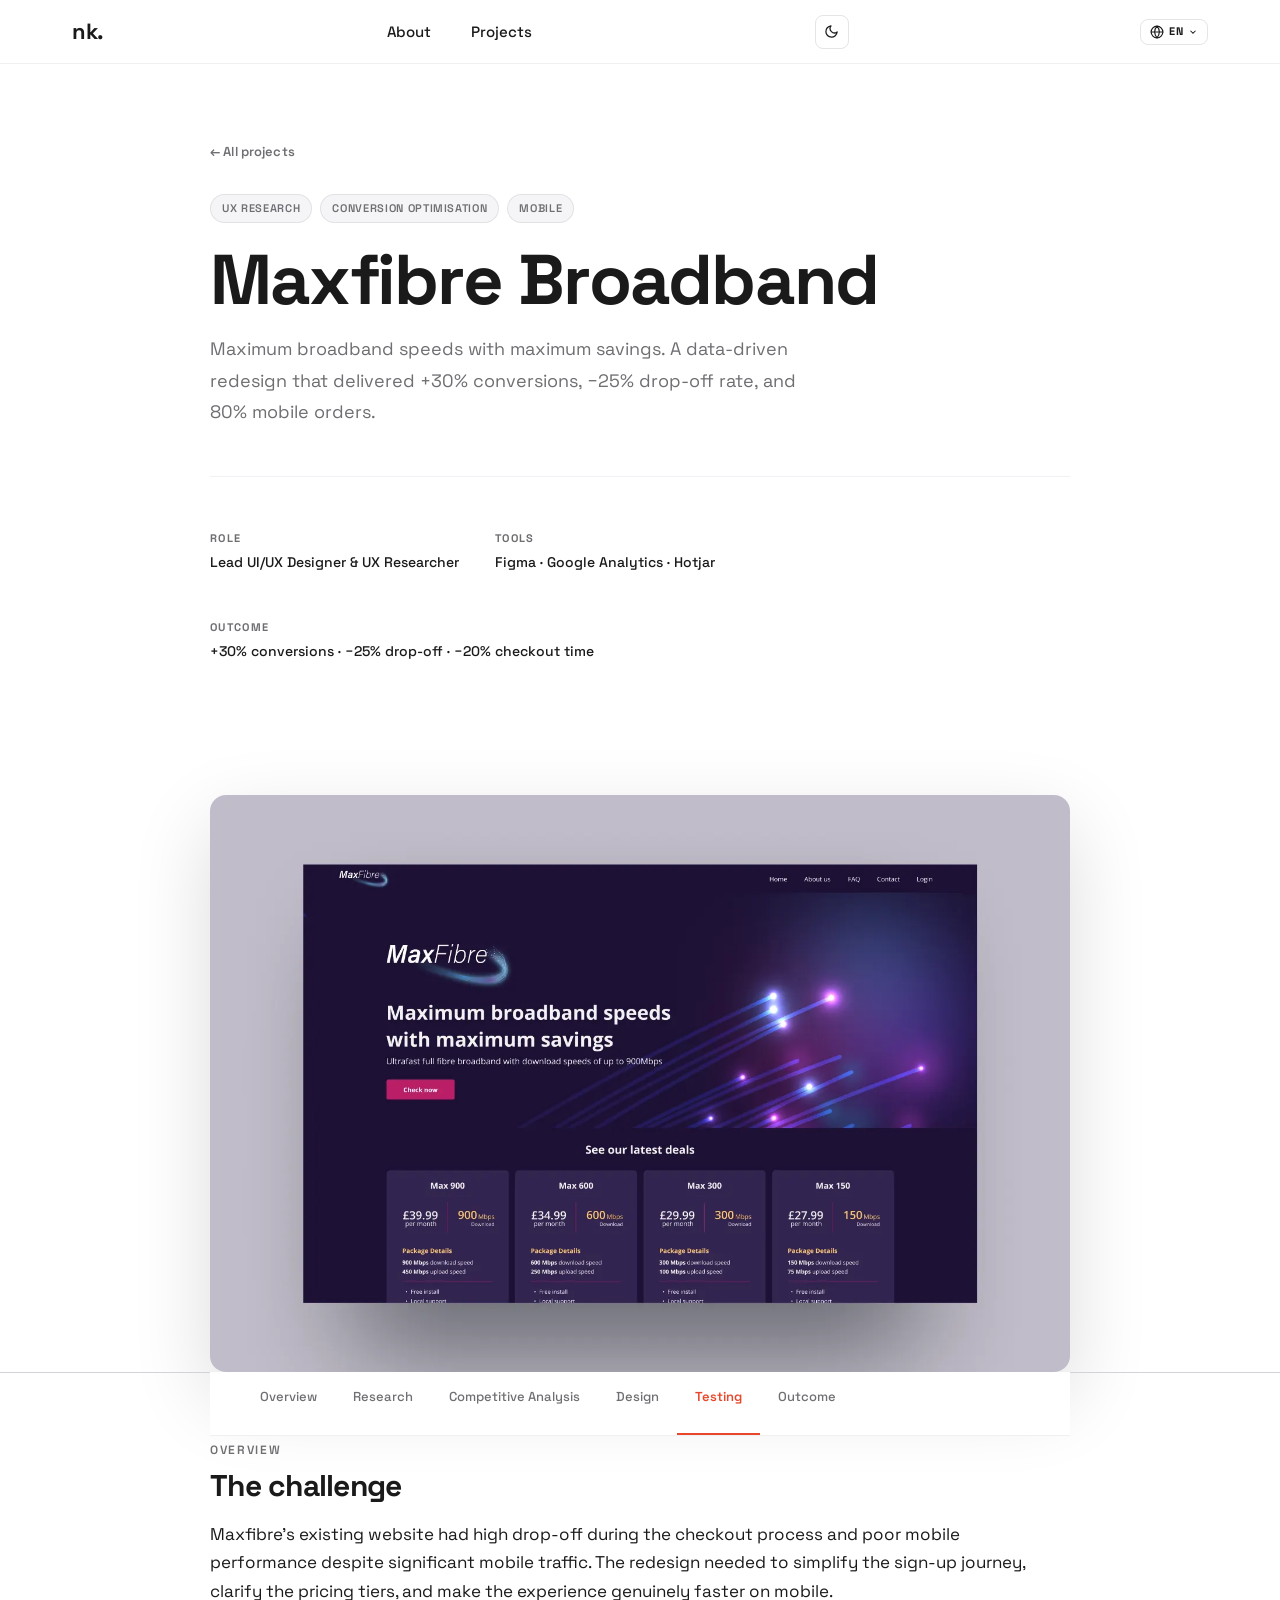
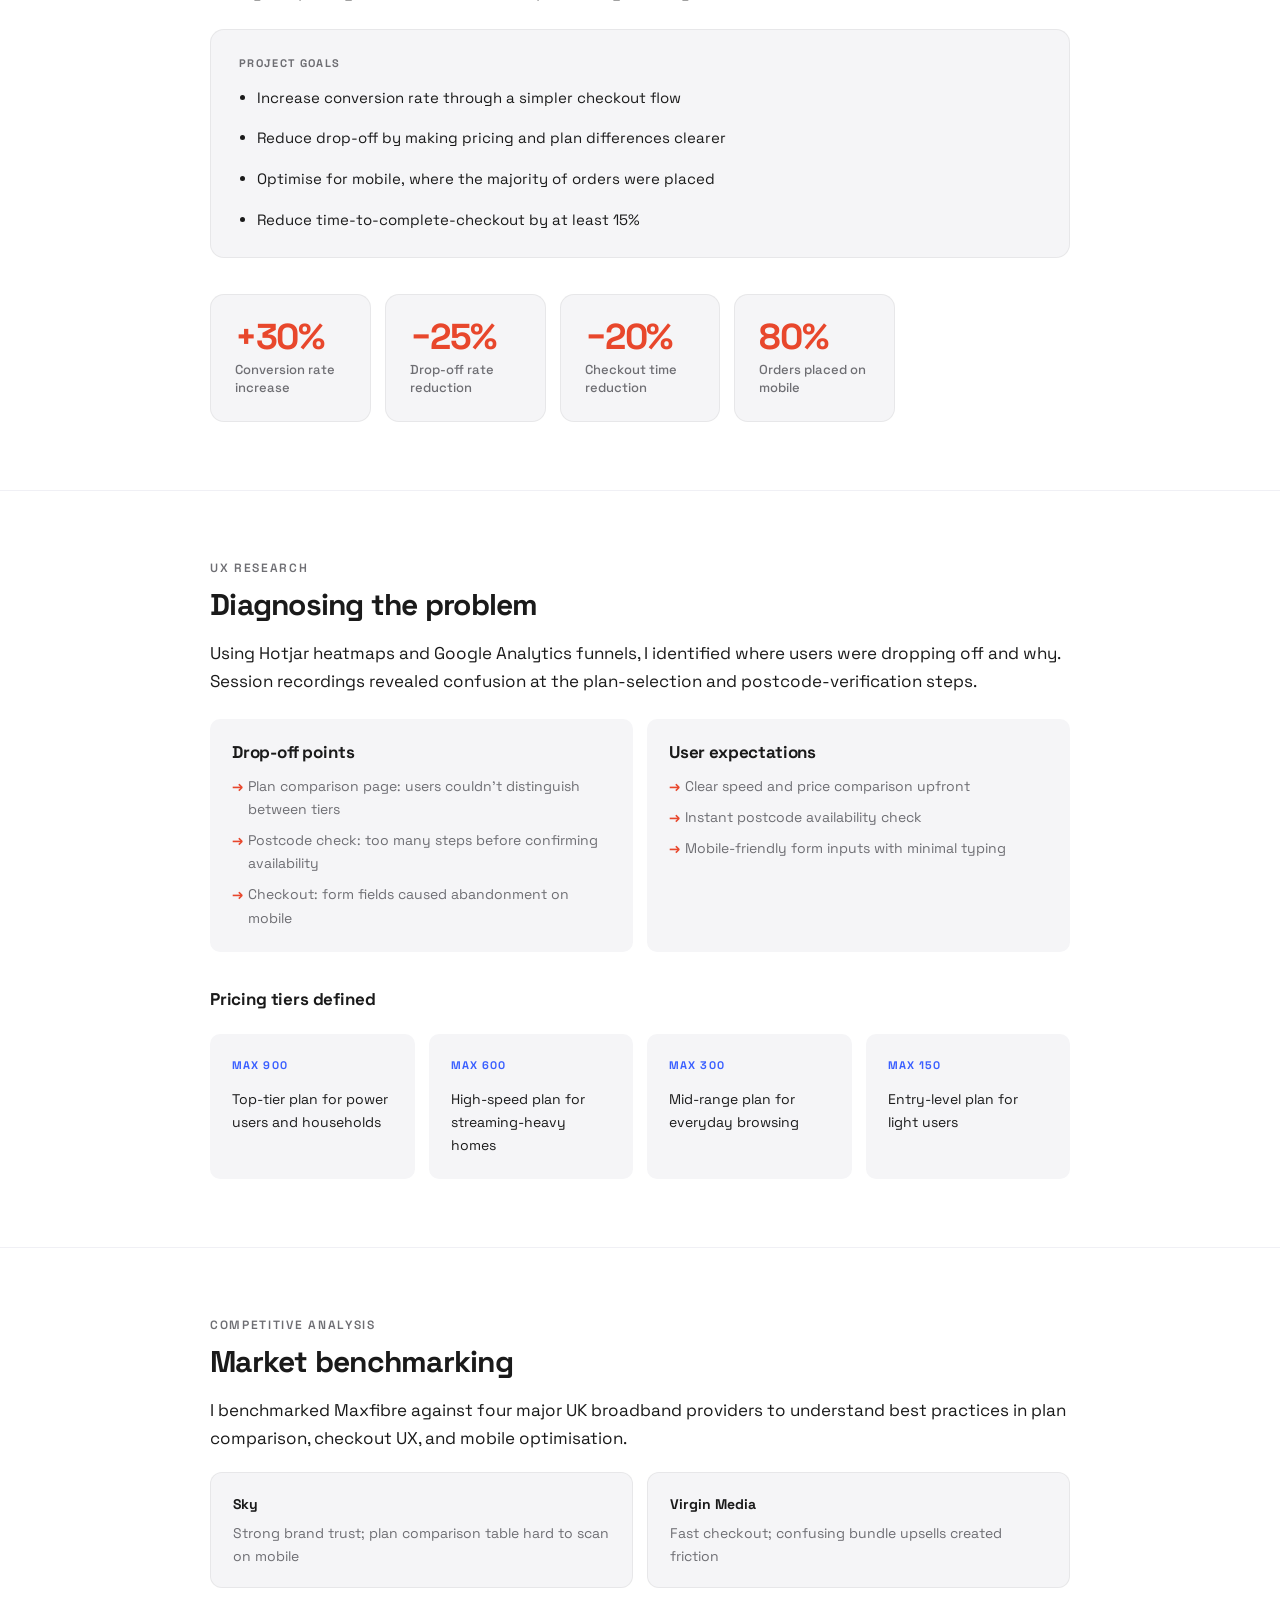
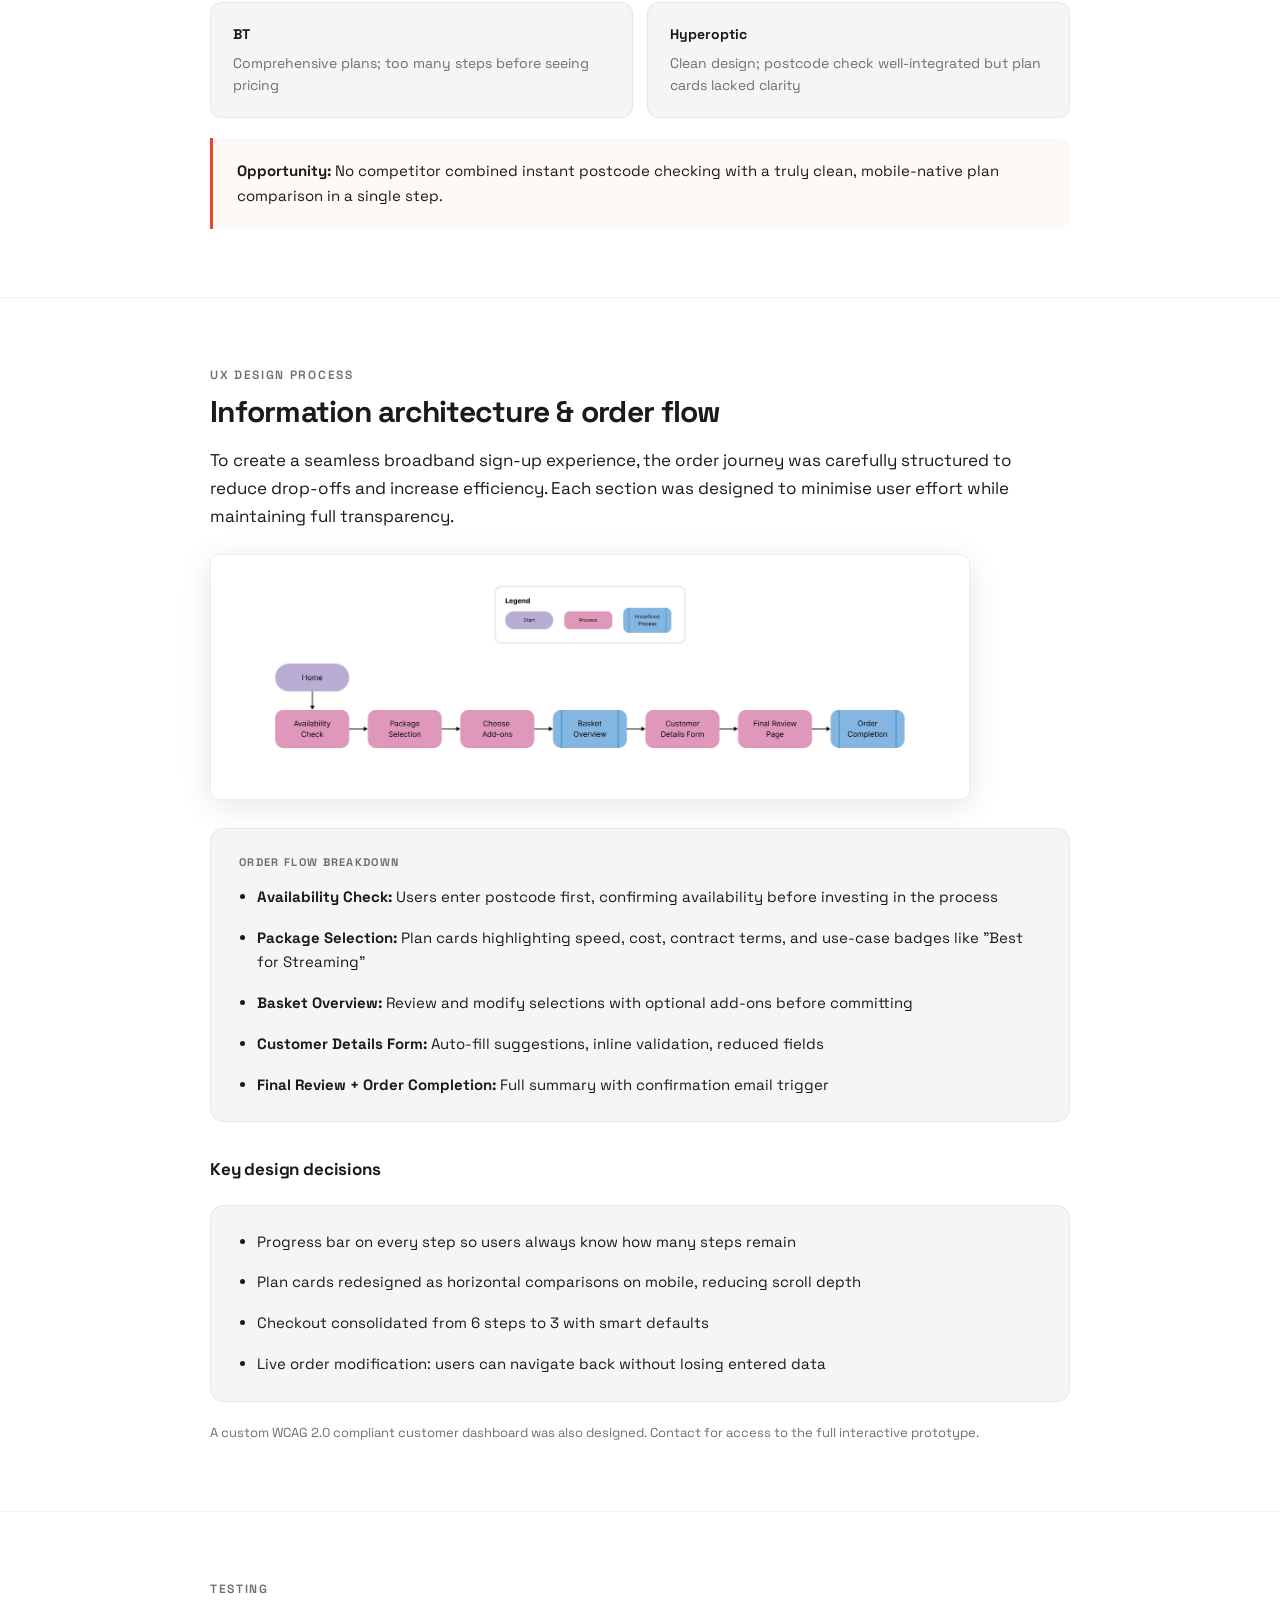
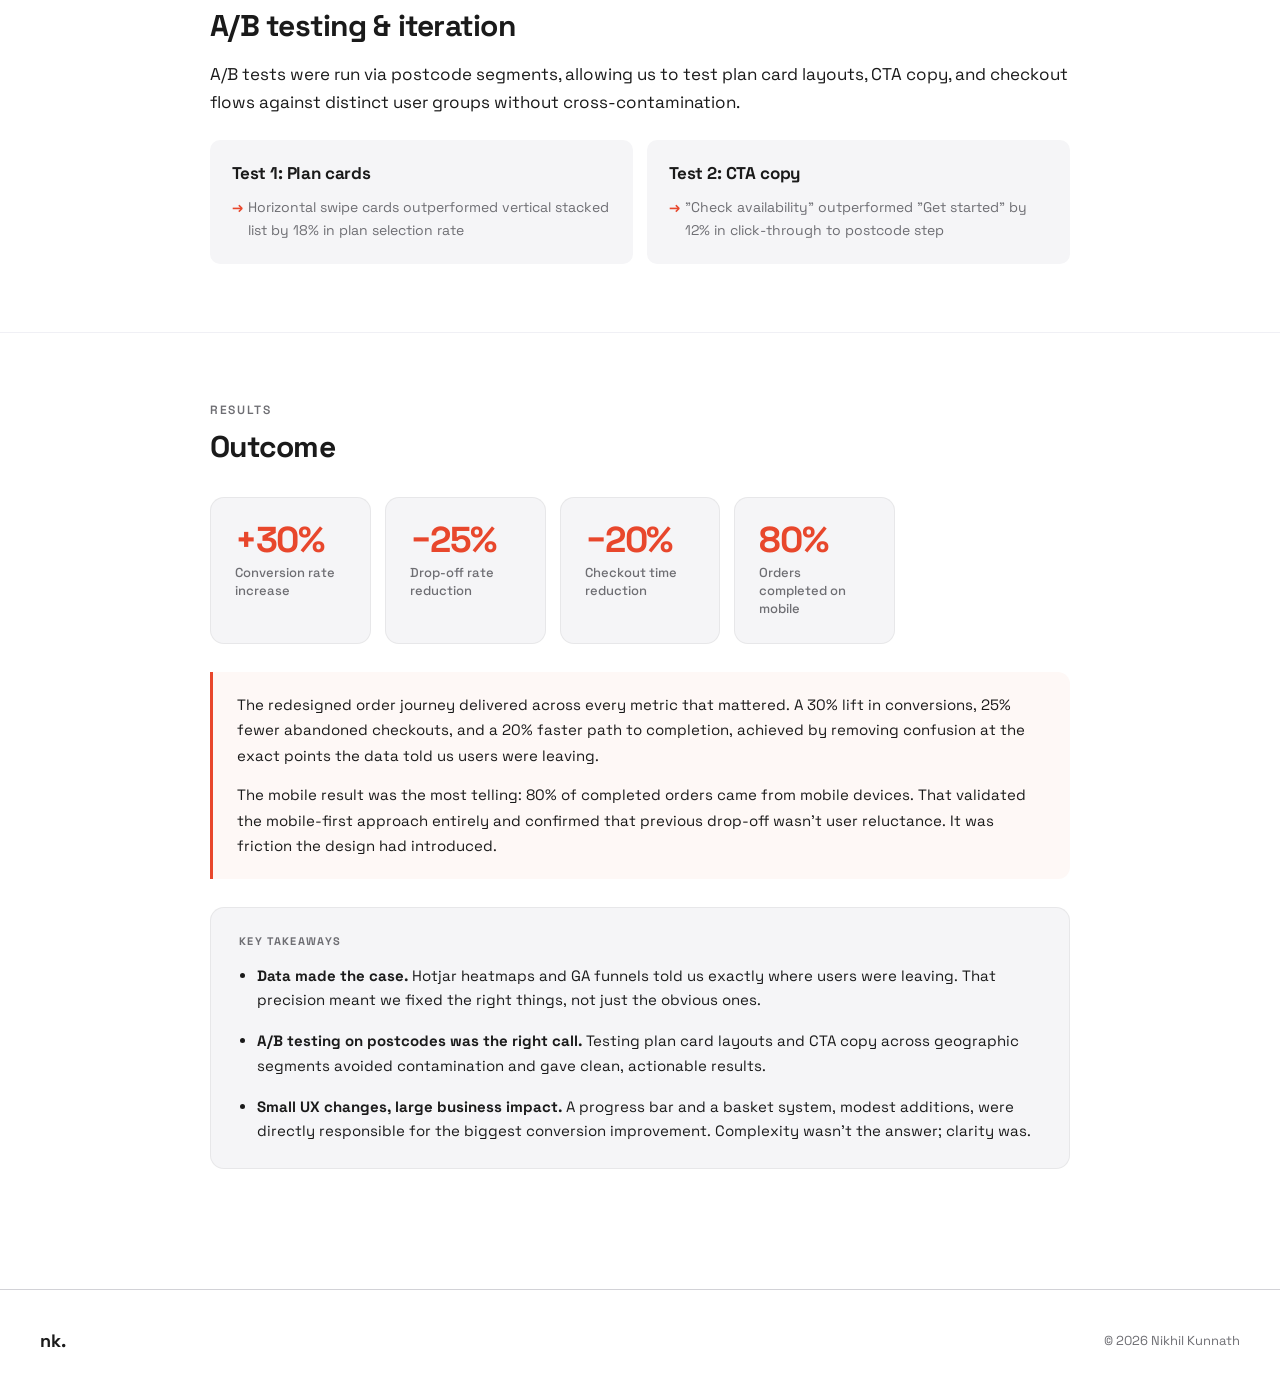
<file: maxfibre/index.html>
<!DOCTYPE html>
<html lang="en">
<head>
  <!-- Theme: apply saved preference before first paint to prevent flash -->
  <script>
    (function(){try{var t=localStorage.getItem('nk-theme');if(t==='dark'){document.documentElement.setAttribute('data-theme','dark')}else if(!t&&window.matchMedia('(prefers-color-scheme:dark)').matches){document.documentElement.setAttribute('data-theme','dark')}}catch(e){}})();
  </script>
  <meta charset="UTF-8"/>
  <meta name="viewport" content="width=device-width,initial-scale=1.0"/>

  <title>Maxfibre Broadband — UX Design Case Study by Nikhil Kunnath</title>
  <meta name="description" content="UX case study: Redesigned the Maxfibre broadband order journey, achieving +30% conversion rate, -25% drop-off, and -20% checkout time."/>
  <meta name="author" content="Nikhil Kunnath"/>
  <meta name="robots" content="index, follow"/>
  <link rel="canonical" href="https://nikhilkunnath.online/maxfibre/"/>

  <meta property="og:type" content="article"/>
  <meta property="og:url" content="https://nikhilkunnath.online/maxfibre/"/>
  <meta property="og:title" content="Maxfibre Broadband — UX Design Case Study by Nikhil Kunnath"/>
  <meta property="og:description" content="UX case study: Redesigned the Maxfibre broadband order journey, achieving +30% conversion rate, -25% drop-off, and -20% checkout time."/>
  <meta property="og:image" content="https://nikhilkunnath.online/assets/Maxfibre_jBhRORHh6UdUN0UcDY1Fm.webp"/>
  <meta property="og:image:alt" content="Maxfibre Broadband case study by Nikhil Kunnath"/>
  <meta property="og:site_name" content="Nikhil Kunnath"/>

  <meta name="twitter:card" content="summary_large_image"/>
  <meta name="twitter:title" content="Maxfibre Broadband — UX Design Case Study by Nikhil Kunnath"/>
  <meta name="twitter:description" content="UX case study: Redesigned the Maxfibre broadband order journey, achieving +30% conversion rate, -25% drop-off, and -20% checkout time."/>
  <meta name="twitter:image" content="https://nikhilkunnath.online/assets/Maxfibre_jBhRORHh6UdUN0UcDY1Fm.webp"/>

  <script type="application/ld+json">
  {
    "@context": "https://schema.org",
    "@type": "CreativeWork",
    "@id": "https://nikhilkunnath.online/maxfibre/#casestudy",
    "name": "Maxfibre Broadband",
    "description": "UX design case study for Maxfibre broadband order journey — +30% conversions, -25% drop-off rate.",
    "url": "https://nikhilkunnath.online/maxfibre/",
    "author": { "@id": "https://nikhilkunnath.online/#person" },
    "isPartOf": { "@id": "https://nikhilkunnath.online/#website" },
    "breadcrumb": {
      "@type": "BreadcrumbList",
      "itemListElement": [
        { "@type": "ListItem", "position": 1, "name": "Home", "item": "https://nikhilkunnath.online/" },
        { "@type": "ListItem", "position": 2, "name": "Projects", "item": "https://nikhilkunnath.online/#projects" },
        { "@type": "ListItem", "position": 3, "name": "Maxfibre Broadband", "item": "https://nikhilkunnath.online/maxfibre/" }
      ]
    }
  }
  </script>

  <link rel="preconnect" href="https://fonts.googleapis.com"/>
  <link rel="preconnect" href="https://fonts.gstatic.com" crossorigin/>
  <link rel="icon" href="../favicon.ico" sizes="any"/>
  <link rel="icon" href="../assets/favicon.svg" type="image/svg+xml"/>
  <link rel="stylesheet" href="../styles/main.css"/>
</head>
<body class="page-case">
<nav>
  <div class="nav-inner">
    <a href="../index.html" class="nav-logo notranslate" translate="no">nk.</a>
    <ul class="nav-links">
      <li><a href="../about/index.html">About</a></li>
      <li><a href="../index.html#projects">Projects</a></li>
    </ul>
    <button class="theme-toggle notranslate" id="themeToggle" aria-label="Toggle dark mode" translate="no">
      <svg class="icon-moon" viewBox="0 0 24 24" fill="none" stroke="currentColor" stroke-width="2" stroke-linecap="round" stroke-linejoin="round"><path d="M21 12.79A9 9 0 1 1 11.21 3 7 7 0 0 0 21 12.79z"/></svg>
      <svg class="icon-sun"  viewBox="0 0 24 24" fill="none" stroke="currentColor" stroke-width="2" stroke-linecap="round" stroke-linejoin="round"><circle cx="12" cy="12" r="5"/><line x1="12" y1="1" x2="12" y2="3"/><line x1="12" y1="21" x2="12" y2="23"/><line x1="4.22" y1="4.22" x2="5.64" y2="5.64"/><line x1="18.36" y1="18.36" x2="19.78" y2="19.78"/><line x1="1" y1="12" x2="3" y2="12"/><line x1="21" y1="12" x2="23" y2="12"/><line x1="4.22" y1="19.78" x2="5.64" y2="18.36"/><line x1="18.36" y1="5.64" x2="19.78" y2="4.22"/></svg>
    </button>
    <button class="nav-toggle" id="navToggle" aria-label="Menu"><span></span><span></span><span></span></button>
  </div>
</nav>
<div class="nav-drawer" id="navDrawer">
  <a href="../about/index.html">About</a>
  <a href="../index.html#projects">Projects</a>
</div>

<div class="case-hero">
  <div class="case-hero-inner">
    <a href="../index.html#projects" class="back-link">← All projects</a>
    <div class="case-tags"><span class="case-tag">UX Research</span><span class="case-tag">Conversion Optimisation</span><span class="case-tag">Mobile</span></div>
    <h1>Maxfibre Broadband</h1>
    <p class="body-lg" style="max-width:600px;margin-top:16px;">Maximum broadband speeds with maximum savings. A data-driven redesign that delivered +30% conversions, −25% drop-off rate, and 80% mobile orders.</p>
    </div>
    <div class="case-meta">
      <div><p class="case-meta-label">Role</p><p class="case-meta-value">Lead UI/UX Designer &amp; UX Researcher</p></div>
      <div><p class="case-meta-label">Tools</p><p class="case-meta-value">Figma · Google Analytics · Hotjar</p></div>
      <div><p class="case-meta-label">Outcome</p><p class="case-meta-value">+30% conversions · −25% drop-off · −20% checkout time</p></div>
    </div>
  </div>
  <img class="case-cover" src="../assets/Maxfibre_jBhRORHh6UdUN0UcDY1Fm.webp" alt="Maxfibre Broadband" style="max-width:860px;"/>
</div>

<div class="case-subnav-wrap">
  <nav class="case-subnav" aria-label="Case study sections">
    <a href="#overview" class="active">Overview</a>
    <a href="#research">Research</a>
    <a href="#competitive">Competitive Analysis</a>
    <a href="#design">Design</a>
    <a href="#testing">Testing</a>
    <a href="#outcome">Outcome</a>
  </nav>
</div>

<section class="case-section" id="overview">
  <div class="case-content">
    <p class="eyebrow">Overview</p>
    <h2>The challenge</h2>
    <p>Maxfibre's existing website had high drop-off during the checkout process and poor mobile performance despite significant mobile traffic. The redesign needed to simplify the sign-up journey, clarify the pricing tiers, and make the experience genuinely faster on mobile.</p>
    <div class="goals-box">
      <p class="goals-box-title">Project goals</p>
      <ul>
        <li>Increase conversion rate through a simpler checkout flow</li>
        <li>Reduce drop-off by making pricing and plan differences clearer</li>
        <li>Optimise for mobile, where the majority of orders were placed</li>
        <li>Reduce time-to-complete-checkout by at least 15%</li>
      </ul>
    </div>
    <div class="stats-row" style="margin-top:36px;">
      <div class="stat-card"><div class="stat-num">+30%</div><div class="stat-label">Conversion rate increase</div></div>
      <div class="stat-card"><div class="stat-num">−25%</div><div class="stat-label">Drop-off rate reduction</div></div>
      <div class="stat-card"><div class="stat-num">−20%</div><div class="stat-label">Checkout time reduction</div></div>
      <div class="stat-card"><div class="stat-num">80%</div><div class="stat-label">Orders placed on mobile</div></div>
    </div>
  </div>
</section>

<section class="case-section" id="research">
  <div class="case-content">
    <p class="eyebrow">UX Research</p>
    <h2>Diagnosing the problem</h2>
    <p>Using Hotjar heatmaps and Google Analytics funnels, I identified where users were dropping off and why. Session recordings revealed confusion at the plan-selection and postcode-verification steps.</p>
    <div class="findings-grid">
      <div class="finding-card">
        <h3>Drop-off points</h3>
        <ul>
          <li>Plan comparison page: users couldn't distinguish between tiers</li>
          <li>Postcode check: too many steps before confirming availability</li>
          <li>Checkout: form fields caused abandonment on mobile</li>
        </ul>
      </div>
      <div class="finding-card">
        <h3>User expectations</h3>
        <ul>
          <li>Clear speed and price comparison upfront</li>
          <li>Instant postcode availability check</li>
          <li>Mobile-friendly form inputs with minimal typing</li>
        </ul>
      </div>
    </div>
    <h3 style="margin-top:36px;margin-bottom:14px;">Pricing tiers defined</h3>
    <div class="goals-grid">
      <div class="goal-card"><p class="goal-num">MAX 900</p><p class="goal-text">Top-tier plan for power users and households</p></div>
      <div class="goal-card"><p class="goal-num">MAX 600</p><p class="goal-text">High-speed plan for streaming-heavy homes</p></div>
      <div class="goal-card"><p class="goal-num">MAX 300</p><p class="goal-text">Mid-range plan for everyday browsing</p></div>
      <div class="goal-card"><p class="goal-num">MAX 150</p><p class="goal-text">Entry-level plan for light users</p></div>
    </div>
  </div>
</section>

<section class="case-section" id="competitive">
  <div class="case-content">
    <p class="eyebrow">Competitive Analysis</p>
    <h2>Market benchmarking</h2>
    <p>I benchmarked Maxfibre against four major UK broadband providers to understand best practices in plan comparison, checkout UX, and mobile optimisation.</p>
    <div class="eval-grid">
      <div class="eval-card"><p class="eval-card-title">Sky</p><p class="eval-card-desc">Strong brand trust; plan comparison table hard to scan on mobile</p></div>
      <div class="eval-card"><p class="eval-card-title">Virgin Media</p><p class="eval-card-desc">Fast checkout; confusing bundle upsells created friction</p></div>
      <div class="eval-card"><p class="eval-card-title">BT</p><p class="eval-card-desc">Comprehensive plans; too many steps before seeing pricing</p></div>
      <div class="eval-card"><p class="eval-card-title">Hyperoptic</p><p class="eval-card-desc">Clean design; postcode check well-integrated but plan cards lacked clarity</p></div>
    </div>
    <div class="insight-box" style="margin-top:20px;">
      <p><strong>Opportunity:</strong> No competitor combined instant postcode checking with a truly clean, mobile-native plan comparison in a single step.</p>
    </div>
  </div>
</section>

<section class="case-section" id="design">
  <div class="case-content">
    <p class="eyebrow">UX Design Process</p>
    <h2>Information architecture &amp; order flow</h2>
    <p>To create a seamless broadband sign-up experience, the order journey was carefully structured to reduce drop-offs and increase efficiency. Each section was designed to minimise user effort while maintaining full transparency.</p>
    <img class="img-full zoomable" loading="lazy" src="../assets/User_flow_xKLtoOZP0PjNVyD8erdtE.jpg" alt="Maxfibre order flow architecture"/>
    <div class="goals-box" style="margin-top:28px;">
      <p class="goals-box-title">Order flow breakdown</p>
      <ul>
        <li><strong>Availability Check:</strong> Users enter postcode first, confirming availability before investing in the process</li>
        <li><strong>Package Selection:</strong> Plan cards highlighting speed, cost, contract terms, and use-case badges like "Best for Streaming"</li>
        <li><strong>Basket Overview:</strong> Review and modify selections with optional add-ons before committing</li>
        <li><strong>Customer Details Form:</strong> Auto-fill suggestions, inline validation, reduced fields</li>
        <li><strong>Final Review + Order Completion:</strong> Full summary with confirmation email trigger</li>
      </ul>
    </div>
    <h3 style="margin-top:36px;margin-bottom:14px;">Key design decisions</h3>
    <div class="goals-box">
      <ul>
        <li>Progress bar on every step so users always know how many steps remain</li>
        <li>Plan cards redesigned as horizontal comparisons on mobile, reducing scroll depth</li>
        <li>Checkout consolidated from 6 steps to 3 with smart defaults</li>
        <li>Live order modification: users can navigate back without losing entered data</li>
      </ul>
    </div>
    <p style="margin-top:20px;font-size:13px;color:var(--mid-gray);">A custom WCAG 2.0 compliant customer dashboard was also designed. Contact for access to the full interactive prototype.</p>
  </div>
</section>

<section class="case-section" id="testing">
  <div class="case-content">
    <p class="eyebrow">Testing</p>
    <h2>A/B testing &amp; iteration</h2>
    <p>A/B tests were run via postcode segments, allowing us to test plan card layouts, CTA copy, and checkout flows against distinct user groups without cross-contamination.</p>
    <div class="findings-grid">
      <div class="finding-card">
        <h3>Test 1: Plan cards</h3>
        <ul>
          <li>Horizontal swipe cards outperformed vertical stacked list by 18% in plan selection rate</li>
        </ul>
      </div>
      <div class="finding-card">
        <h3>Test 2: CTA copy</h3>
        <ul>
          <li>"Check availability" outperformed "Get started" by 12% in click-through to postcode step</li>
        </ul>
      </div>
    </div>
  </div>
</section>

<section class="case-section" id="outcome">
  <div class="case-content">
    <p class="eyebrow">Results</p>
    <h2>Outcome</h2>
    <div class="stats-row">
      <div class="stat-card"><div class="stat-num">+30%</div><div class="stat-label">Conversion rate increase</div></div>
      <div class="stat-card"><div class="stat-num">−25%</div><div class="stat-label">Drop-off rate reduction</div></div>
      <div class="stat-card"><div class="stat-num">−20%</div><div class="stat-label">Checkout time reduction</div></div>
      <div class="stat-card"><div class="stat-num">80%</div><div class="stat-label">Orders completed on mobile</div></div>
    </div>
    <div class="insight-box" style="margin-top:28px;">
      <p>The redesigned order journey delivered across every metric that mattered. A 30% lift in conversions, 25% fewer abandoned checkouts, and a 20% faster path to completion, achieved by removing confusion at the exact points the data told us users were leaving.</p>
      <p style="margin-top:14px;">The mobile result was the most telling: 80% of completed orders came from mobile devices. That validated the mobile-first approach entirely and confirmed that previous drop-off wasn't user reluctance. It was friction the design had introduced.</p>
    </div>
    <div class="goals-box" style="margin-top:28px;">
      <p class="goals-box-title">Key takeaways</p>
      <ul>
        <li><strong>Data made the case.</strong> Hotjar heatmaps and GA funnels told us exactly where users were leaving. That precision meant we fixed the right things, not just the obvious ones.</li>
        <li><strong>A/B testing on postcodes was the right call.</strong> Testing plan card layouts and CTA copy across geographic segments avoided contamination and gave clean, actionable results.</li>
        <li><strong>Small UX changes, large business impact.</strong> A progress bar and a basket system, modest additions, were directly responsible for the biggest conversion improvement. Complexity wasn't the answer; clarity was.</li>
      </ul>
    </div>
  </div>
</section>

<footer><div class="footer-inner"><span class="footer-logo notranslate" translate="no">nk.</span><span class="footer-copy">© 2026 Nikhil Kunnath</span></div></footer>
<script src="../scripts/main.js"></script>
<script src="../scripts/translate.js"></script>
</body>
</html>
</file>
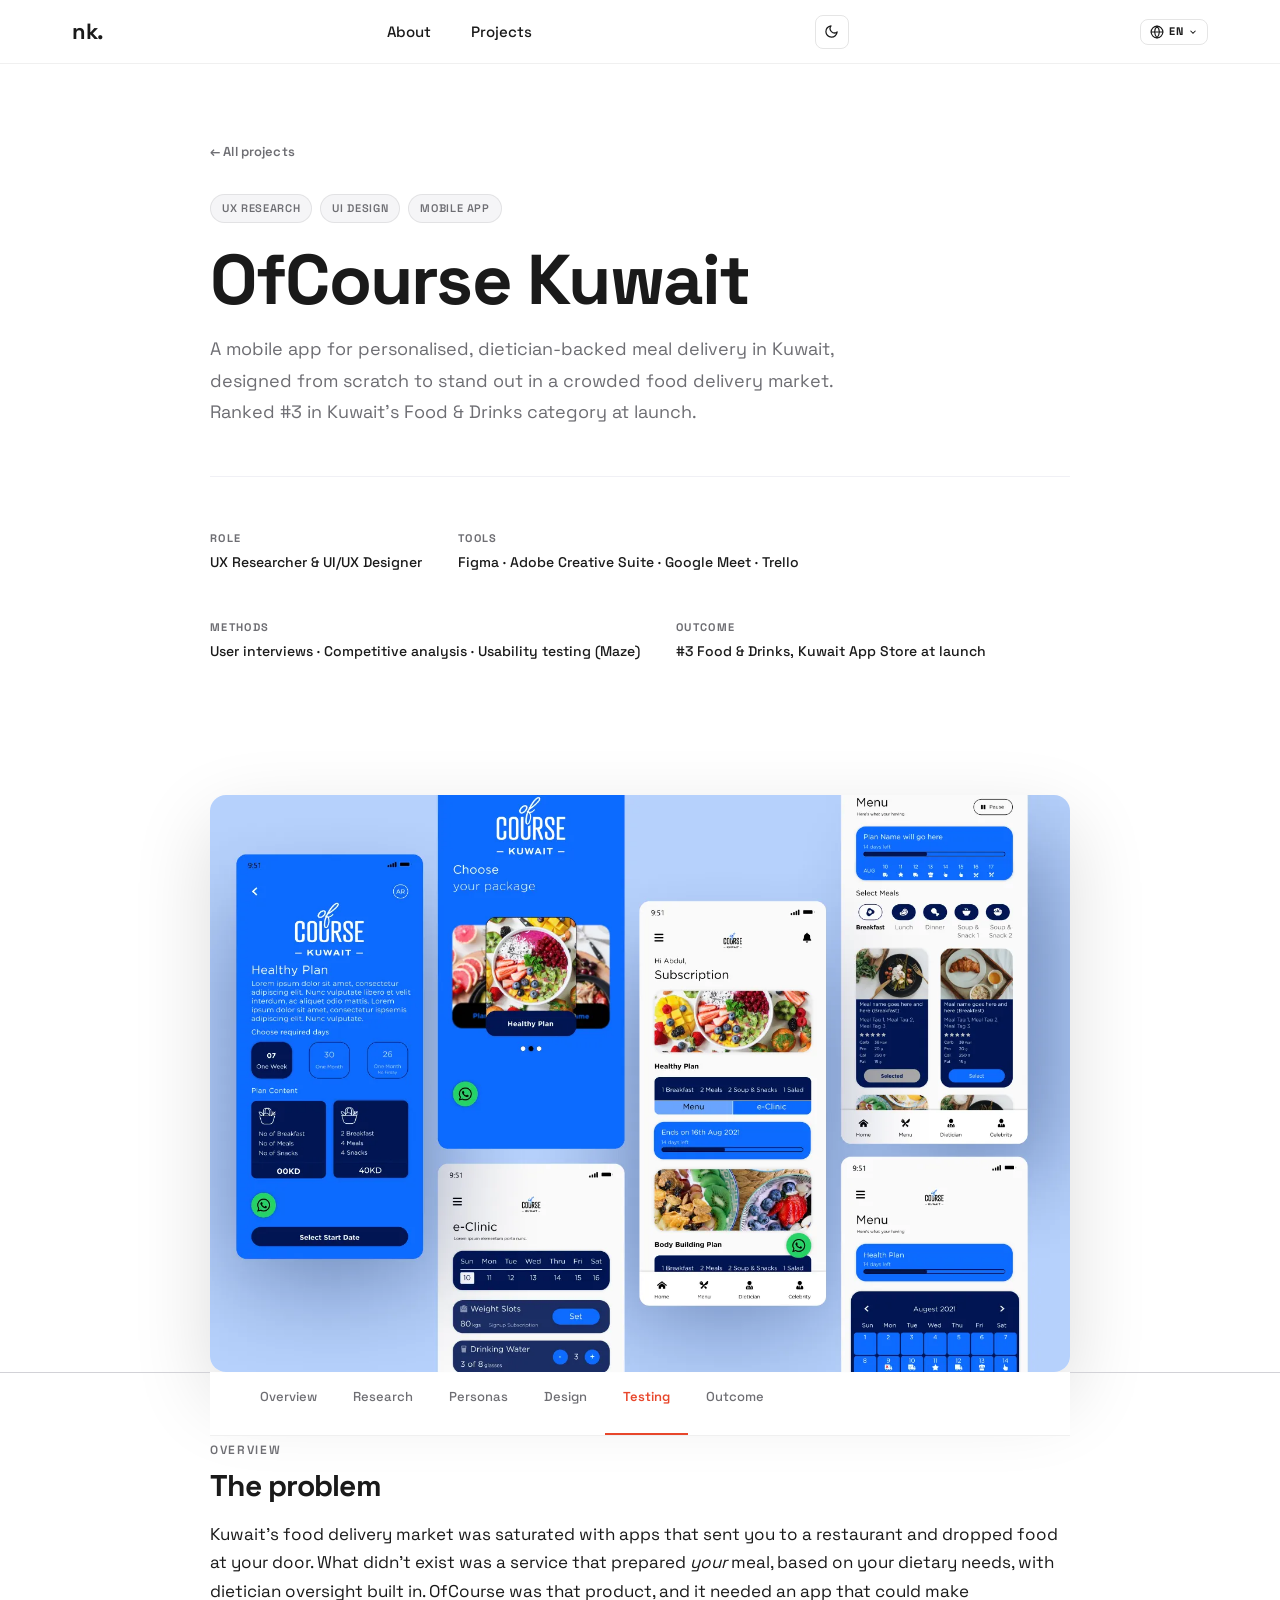
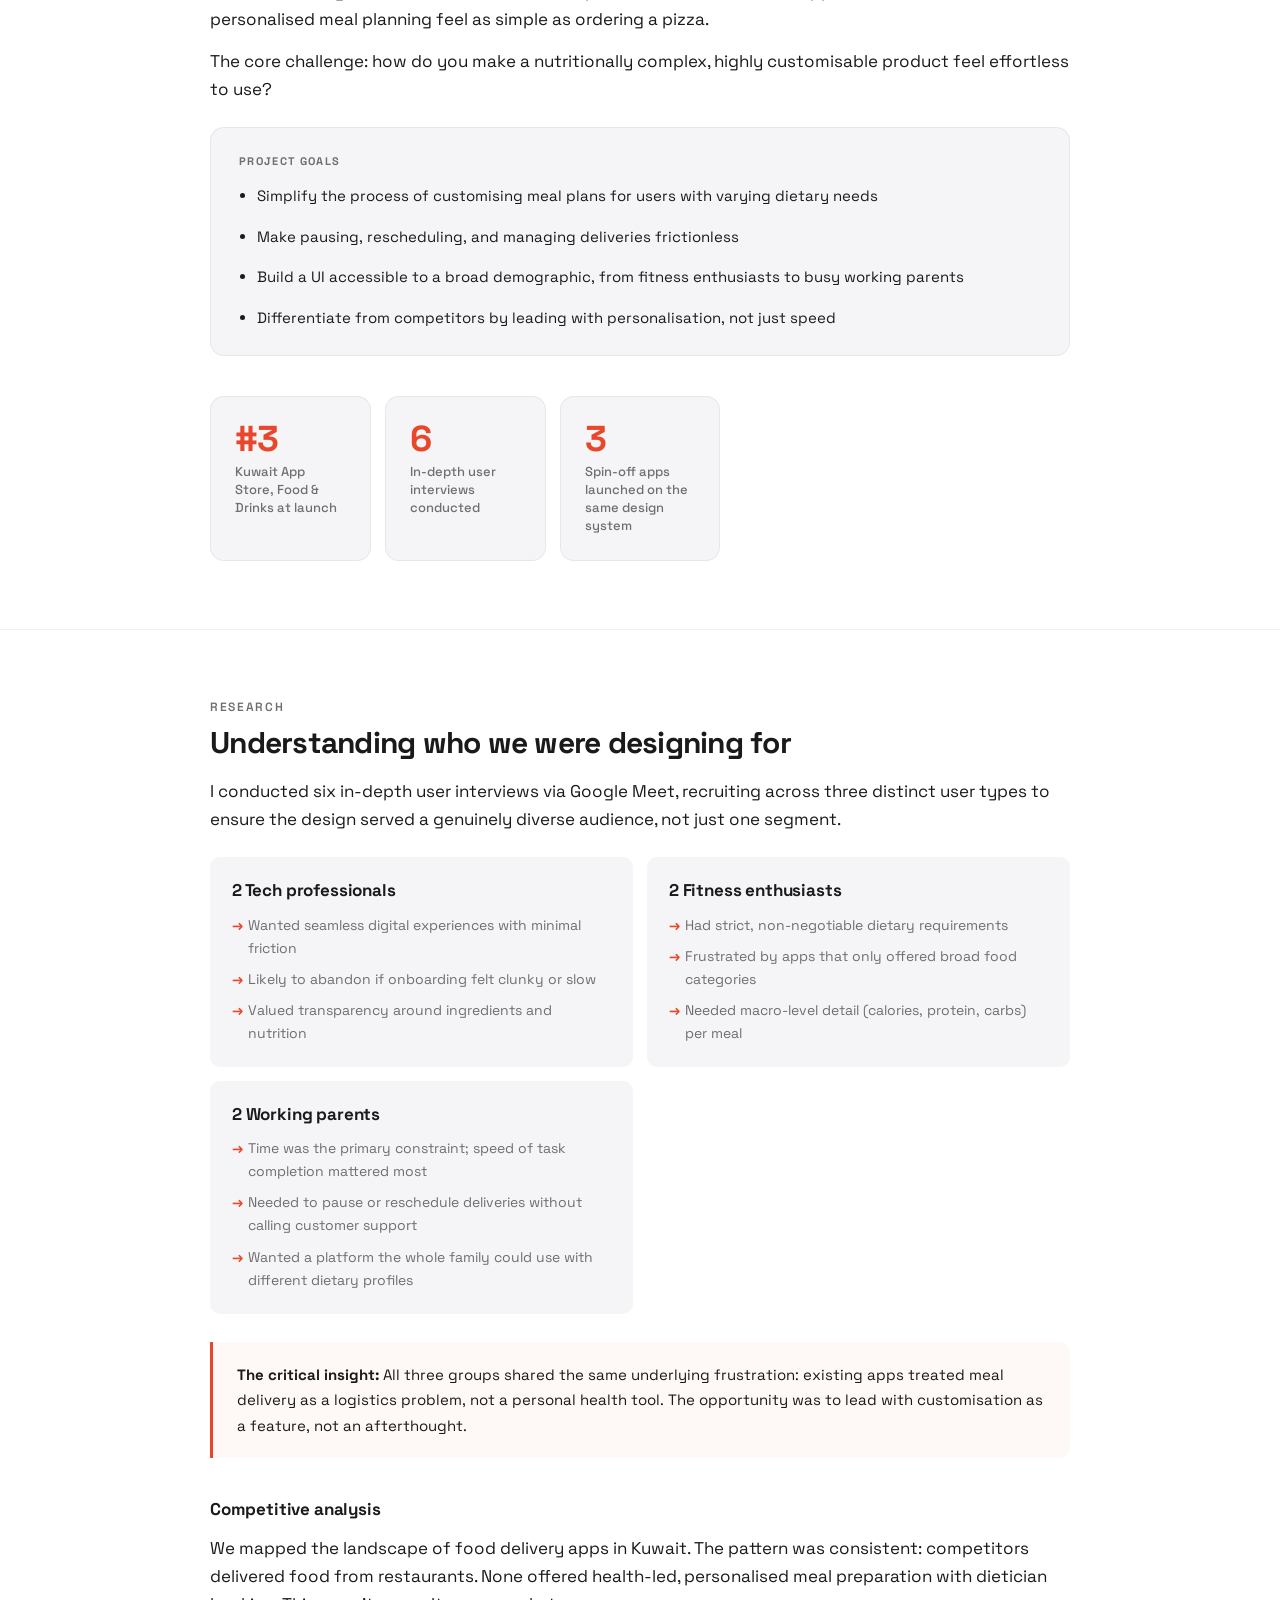
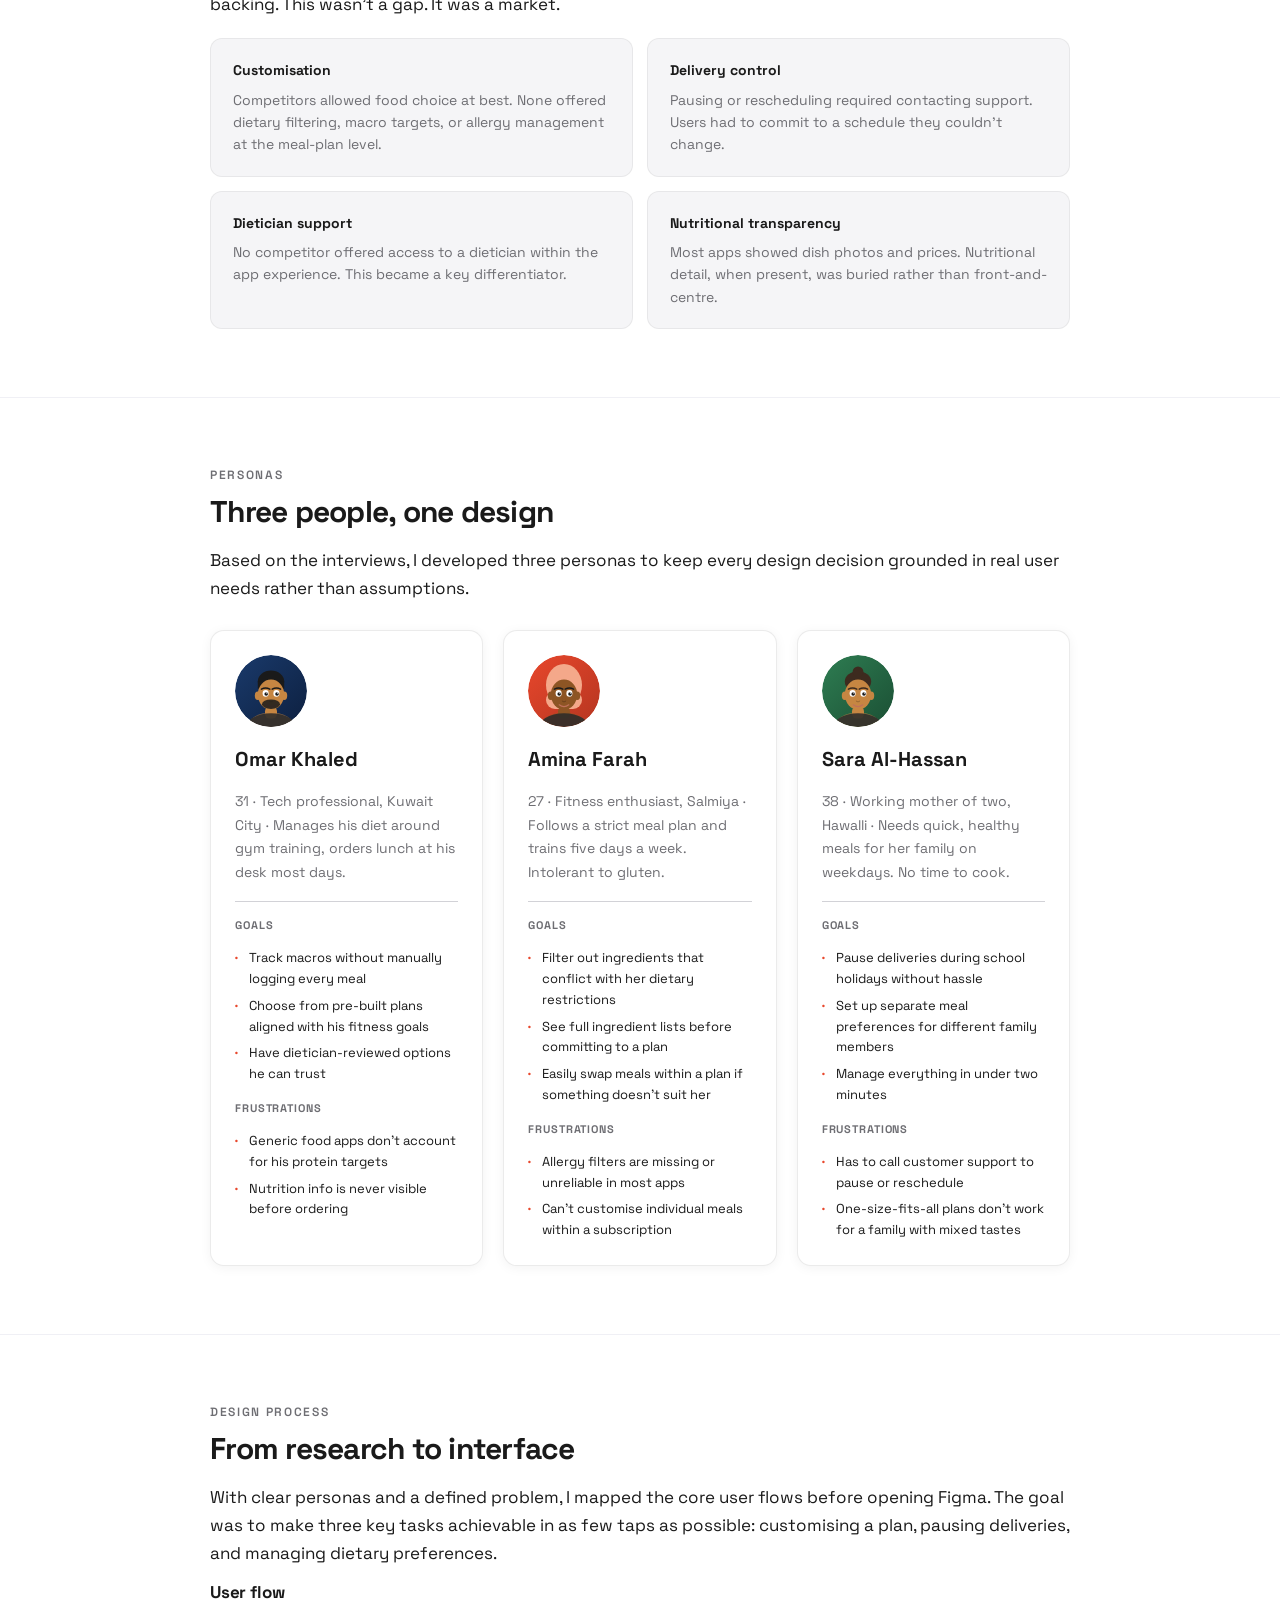
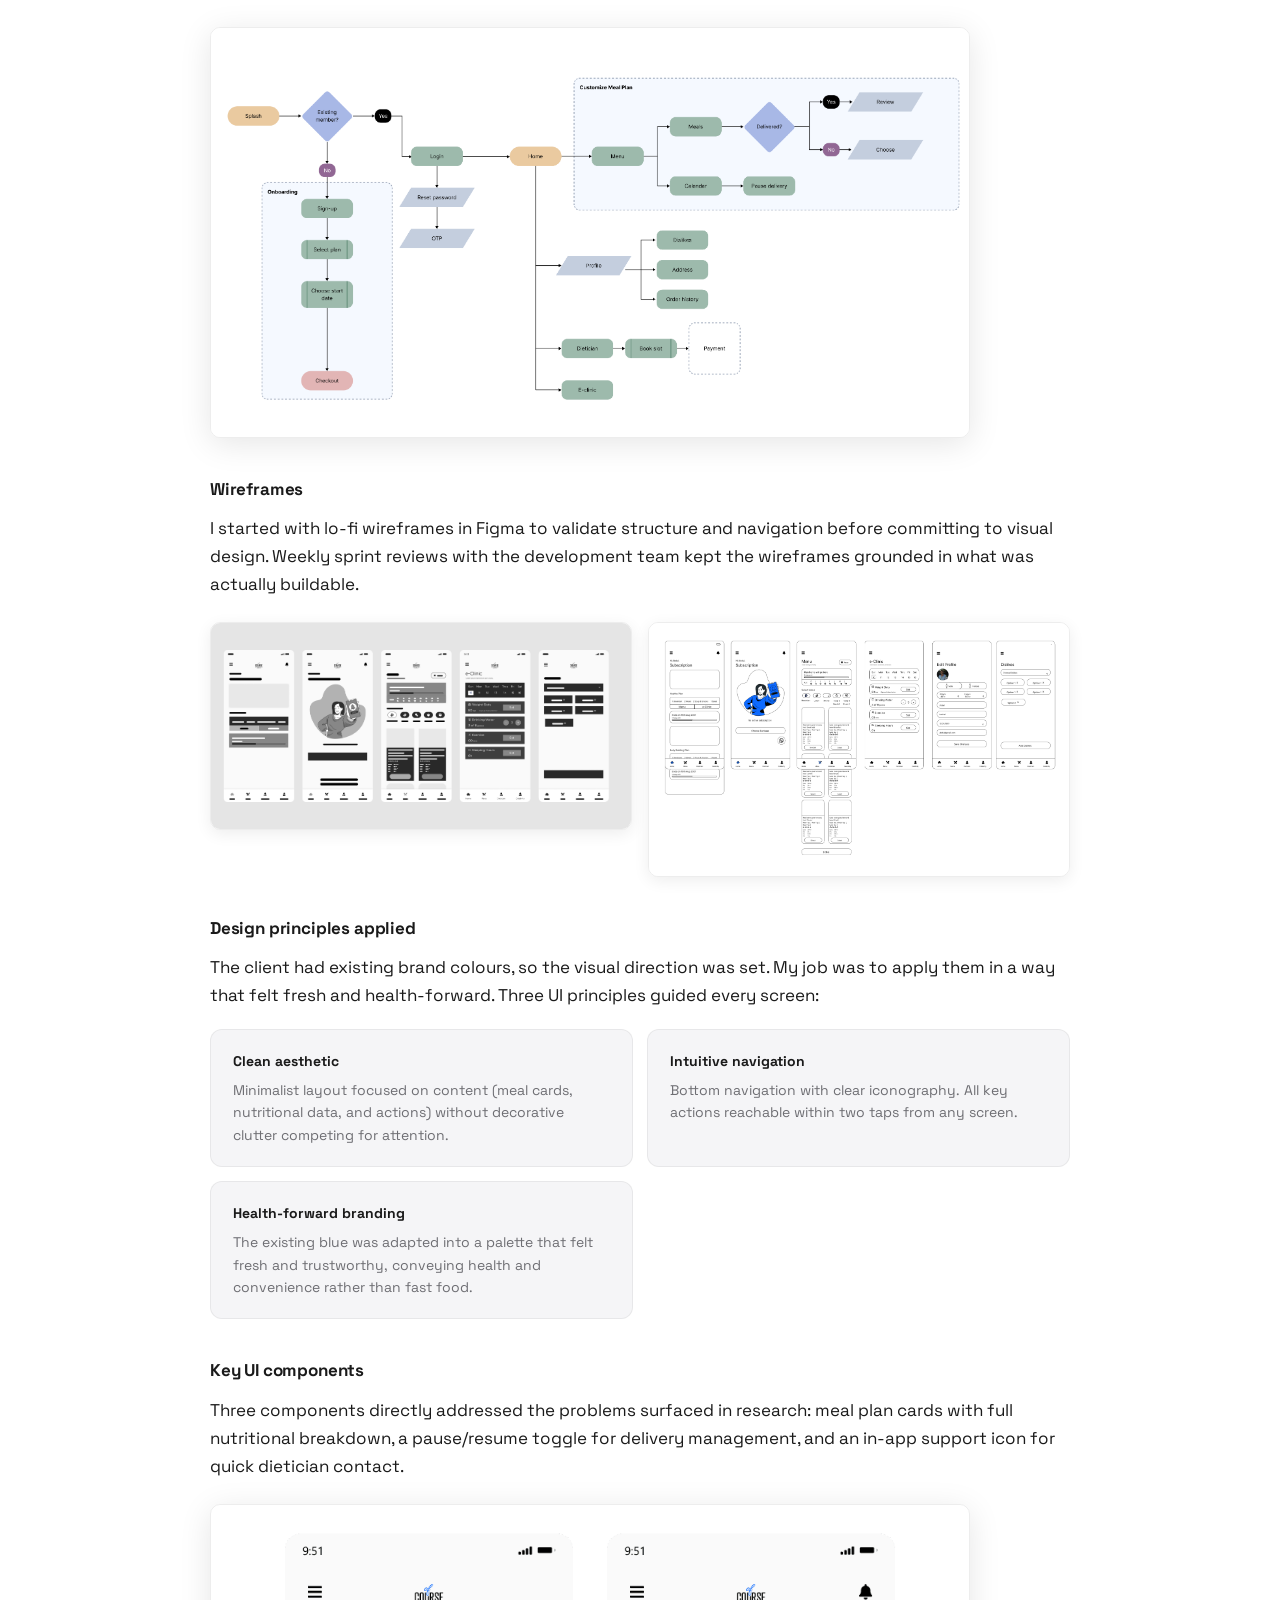
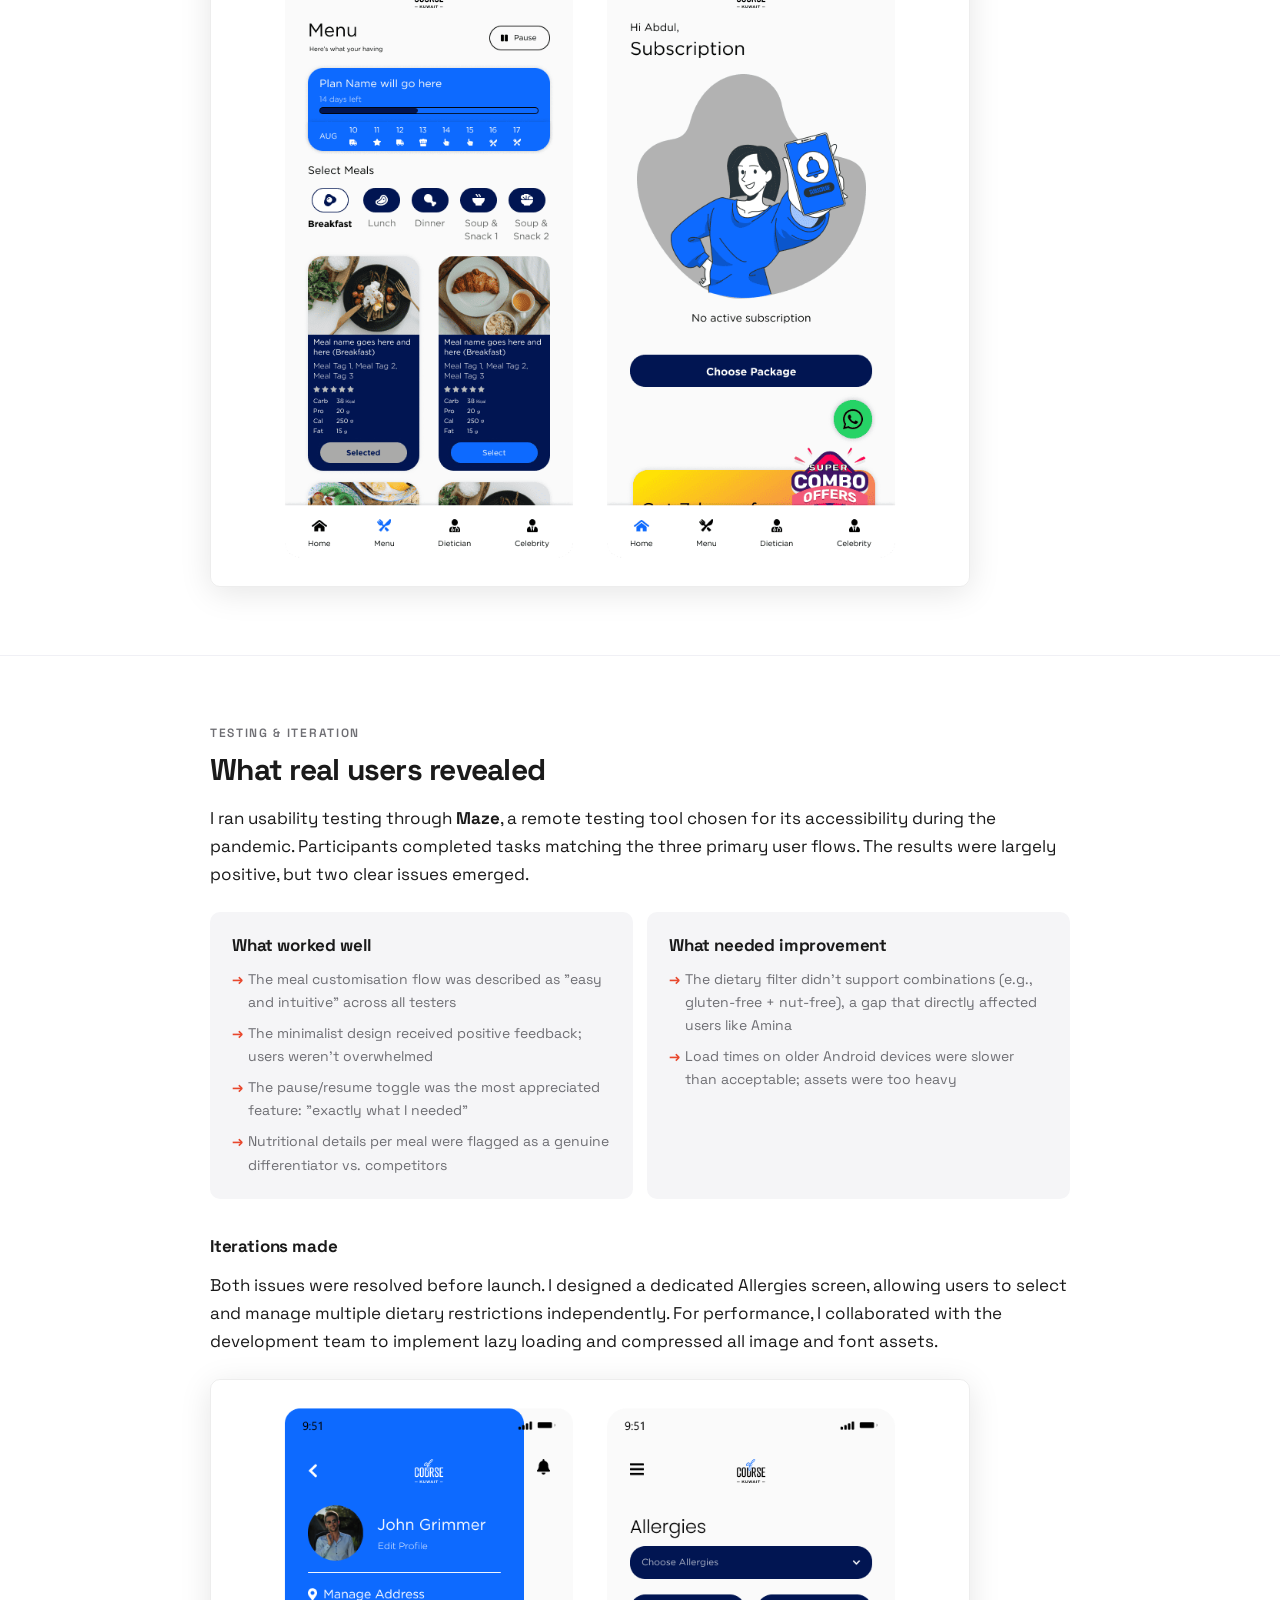
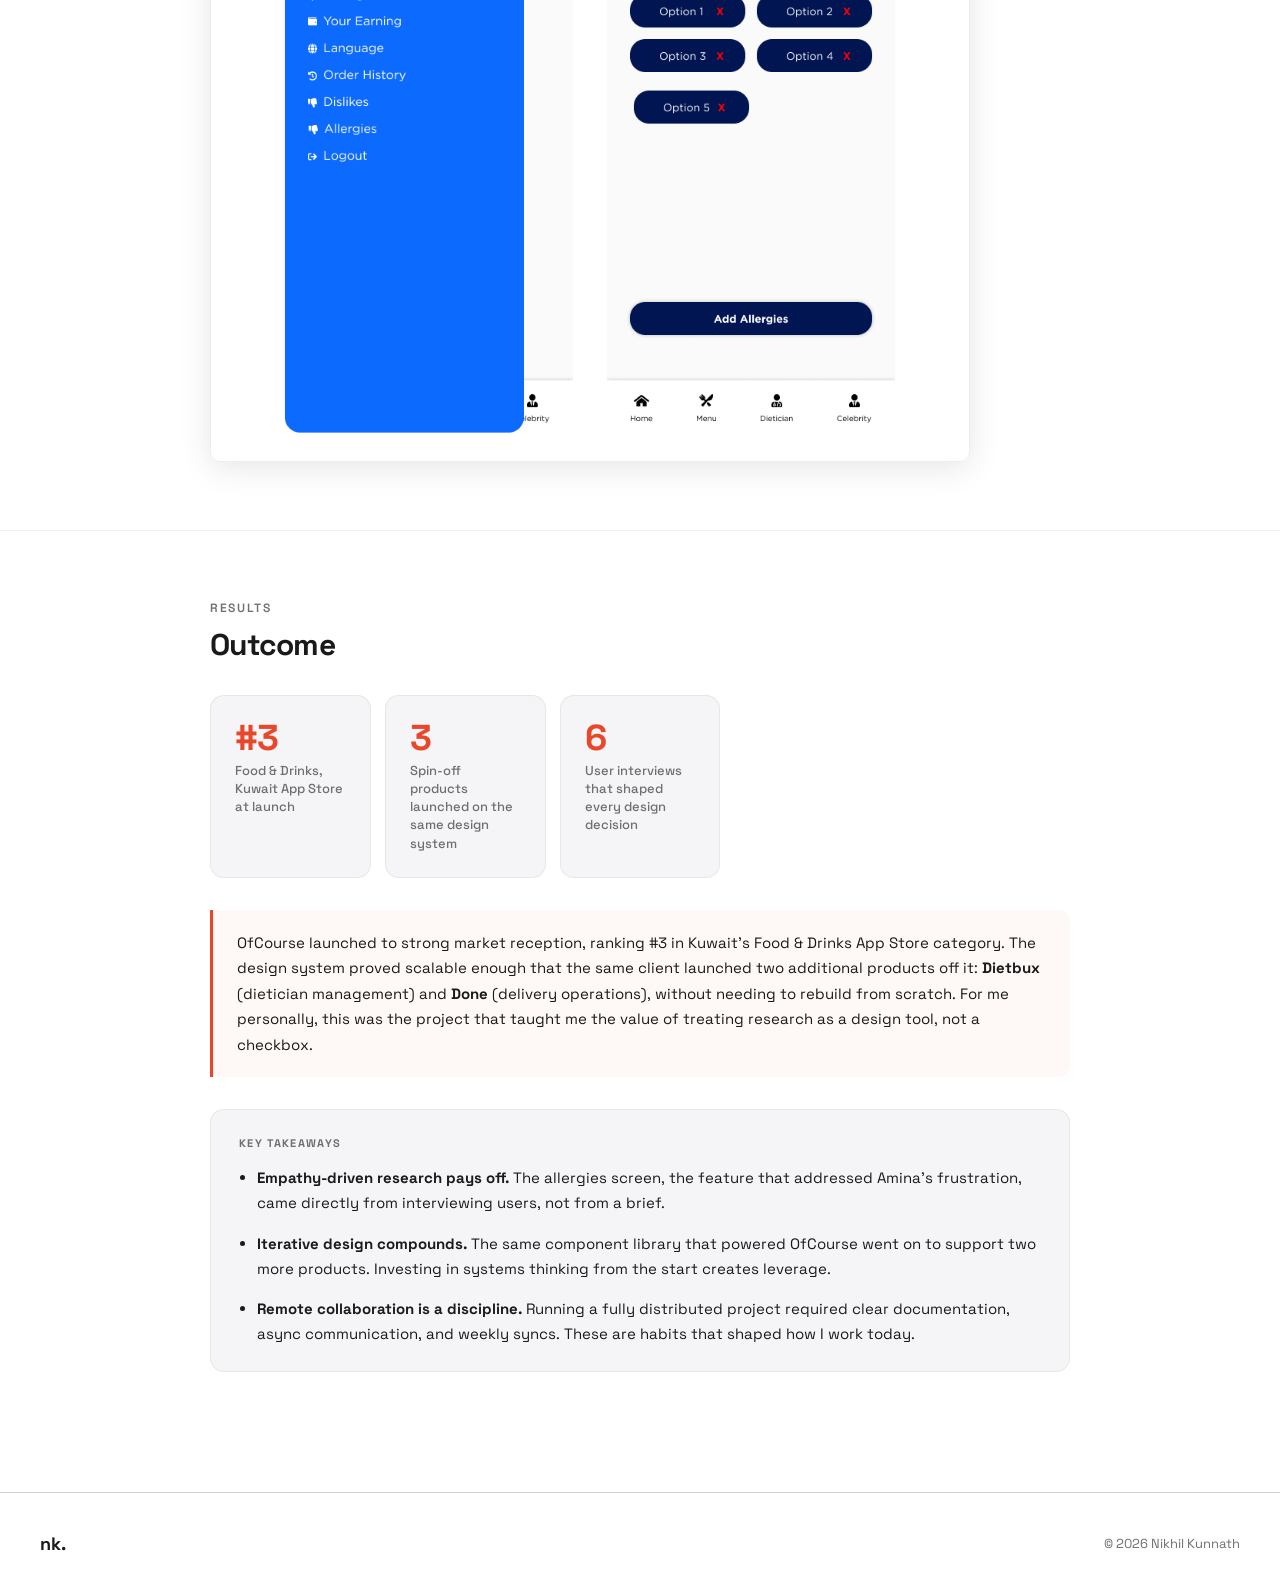
<file: ofcourse/index.html>
<!DOCTYPE html>
<html lang="en">
<head>
  <!-- Theme: apply saved preference before first paint to prevent flash -->
  <script>
    (function(){try{var t=localStorage.getItem('nk-theme');if(t==='dark'){document.documentElement.setAttribute('data-theme','dark')}else if(!t&&window.matchMedia('(prefers-color-scheme:dark)').matches){document.documentElement.setAttribute('data-theme','dark')}}catch(e){}})();
  </script>
  <meta charset="UTF-8"/>
  <meta name="viewport" content="width=device-width,initial-scale=1.0"/>

  <title>OfCourse Kuwait — UX Case Study by Nikhil Kunnath</title>
  <meta name="description" content="UX case study: Designed a personalised meal delivery app for Kuwait that ranked #3 in the App Store at launch. Role: UX Researcher and UI/UX Designer."/>
  <meta name="author" content="Nikhil Kunnath"/>
  <meta name="robots" content="index, follow"/>
  <link rel="canonical" href="https://nikhilkunnath.online/ofcourse/"/>

  <meta property="og:type" content="article"/>
  <meta property="og:url" content="https://nikhilkunnath.online/ofcourse/"/>
  <meta property="og:title" content="OfCourse Kuwait — UX Case Study by Nikhil Kunnath"/>
  <meta property="og:description" content="UX case study: Designed a personalised meal delivery app for Kuwait that ranked #3 in the App Store at launch. Role: UX Researcher and UI/UX Designer."/>
  <meta property="og:image" content="https://nikhilkunnath.online/assets/Ofcourse_1UNvsoVSvxRWRj82d-V58.webp"/>
  <meta property="og:image:alt" content="OfCourse Kuwait case study by Nikhil Kunnath"/>
  <meta property="og:site_name" content="Nikhil Kunnath"/>

  <meta name="twitter:card" content="summary_large_image"/>
  <meta name="twitter:title" content="OfCourse Kuwait — UX Case Study by Nikhil Kunnath"/>
  <meta name="twitter:description" content="UX case study: Designed a personalised meal delivery app for Kuwait that ranked #3 in the App Store at launch. Role: UX Researcher and UI/UX Designer."/>
  <meta name="twitter:image" content="https://nikhilkunnath.online/assets/Ofcourse_1UNvsoVSvxRWRj82d-V58.webp"/>

  <script type="application/ld+json">
  {
    "@context": "https://schema.org",
    "@type": "CreativeWork",
    "@id": "https://nikhilkunnath.online/ofcourse/#casestudy",
    "name": "OfCourse Kuwait",
    "description": "UX and UI design case study for OfCourse Kuwait — a personalised meal delivery app that ranked #3 in Kuwait App Store.",
    "url": "https://nikhilkunnath.online/ofcourse/",
    "author": { "@id": "https://nikhilkunnath.online/#person" },
    "isPartOf": { "@id": "https://nikhilkunnath.online/#website" },
    "breadcrumb": {
      "@type": "BreadcrumbList",
      "itemListElement": [
        { "@type": "ListItem", "position": 1, "name": "Home", "item": "https://nikhilkunnath.online/" },
        { "@type": "ListItem", "position": 2, "name": "Projects", "item": "https://nikhilkunnath.online/#projects" },
        { "@type": "ListItem", "position": 3, "name": "OfCourse Kuwait", "item": "https://nikhilkunnath.online/ofcourse/" }
      ]
    }
  }
  </script>

  <link rel="preconnect" href="https://fonts.googleapis.com"/>
  <link rel="preconnect" href="https://fonts.gstatic.com" crossorigin/>
  <link rel="icon" href="../favicon.ico" sizes="any"/>
  <link rel="icon" href="../assets/favicon.svg" type="image/svg+xml"/>
  <link rel="stylesheet" href="../styles/main.css"/>
</head>
<body class="page-case">
<nav>
  <div class="nav-inner">
    <a href="../index.html" class="nav-logo notranslate" translate="no">nk.</a>
    <ul class="nav-links">
      <li><a href="../about/index.html">About</a></li>
      <li><a href="../index.html#projects">Projects</a></li>
    </ul>
    <button class="theme-toggle notranslate" id="themeToggle" aria-label="Toggle dark mode" translate="no">
      <svg class="icon-moon" viewBox="0 0 24 24" fill="none" stroke="currentColor" stroke-width="2" stroke-linecap="round" stroke-linejoin="round"><path d="M21 12.79A9 9 0 1 1 11.21 3 7 7 0 0 0 21 12.79z"/></svg>
      <svg class="icon-sun"  viewBox="0 0 24 24" fill="none" stroke="currentColor" stroke-width="2" stroke-linecap="round" stroke-linejoin="round"><circle cx="12" cy="12" r="5"/><line x1="12" y1="1" x2="12" y2="3"/><line x1="12" y1="21" x2="12" y2="23"/><line x1="4.22" y1="4.22" x2="5.64" y2="5.64"/><line x1="18.36" y1="18.36" x2="19.78" y2="19.78"/><line x1="1" y1="12" x2="3" y2="12"/><line x1="21" y1="12" x2="23" y2="12"/><line x1="4.22" y1="19.78" x2="5.64" y2="18.36"/><line x1="18.36" y1="5.64" x2="19.78" y2="4.22"/></svg>
    </button>
    <button class="nav-toggle" id="navToggle" aria-label="Menu"><span></span><span></span><span></span></button>
  </div>
</nav>
<div class="nav-drawer" id="navDrawer">
  <a href="../about/index.html">About</a>
  <a href="../index.html#projects">Projects</a>
</div>

<div class="case-hero">
  <div class="case-hero-inner">
    <a href="../index.html#projects" class="back-link">← All projects</a>
    <div class="case-tags"><span class="case-tag">UX Research</span><span class="case-tag">UI Design</span><span class="case-tag">Mobile App</span></div>
    <h1>OfCourse Kuwait</h1>
    <p class="body-lg" style="max-width:640px;margin-top:16px;">A mobile app for personalised, dietician-backed meal delivery in Kuwait, designed from scratch to stand out in a crowded food delivery market. Ranked #3 in Kuwait's Food &amp; Drinks category at launch.</p>
    </div>
    <div class="case-meta">
      <div><p class="case-meta-label">Role</p><p class="case-meta-value">UX Researcher &amp; UI/UX Designer</p></div>
      <div><p class="case-meta-label">Tools</p><p class="case-meta-value">Figma · Adobe Creative Suite · Google Meet · Trello</p></div>
      <div><p class="case-meta-label">Methods</p><p class="case-meta-value">User interviews · Competitive analysis · Usability testing (Maze)</p></div>
      <div><p class="case-meta-label">Outcome</p><p class="case-meta-value">#3 Food &amp; Drinks, Kuwait App Store at launch</p></div>
    </div>
  </div>
  <img class="case-cover" src="../assets/Ofcourse_1UNvsoVSvxRWRj82d-V58.webp" alt="OfCourse Kuwait" style="max-width:860px;"/>
</div>

<div class="case-subnav-wrap">
  <nav class="case-subnav" aria-label="Case study sections">
    <a href="#overview" class="active">Overview</a>
    <a href="#research">Research</a>
    <a href="#personas">Personas</a>
    <a href="#design">Design</a>
    <a href="#testing">Testing</a>
    <a href="#outcome">Outcome</a>
  </nav>
</div>

<!-- OVERVIEW -->
<section class="case-section" id="overview">
  <div class="case-content">
    <p class="eyebrow">Overview</p>
    <h2>The problem</h2>
    <p>Kuwait's food delivery market was saturated with apps that sent you to a restaurant and dropped food at your door. What didn't exist was a service that prepared <em>your</em> meal, based on your dietary needs, with dietician oversight built in. OfCourse was that product, and it needed an app that could make personalised meal planning feel as simple as ordering a pizza.</p>
    <p>The core challenge: how do you make a nutritionally complex, highly customisable product feel effortless to use?</p>
    <div class="goals-box">
      <p class="goals-box-title">Project goals</p>
      <ul>
        <li>Simplify the process of customising meal plans for users with varying dietary needs</li>
        <li>Make pausing, rescheduling, and managing deliveries frictionless</li>
        <li>Build a UI accessible to a broad demographic, from fitness enthusiasts to busy working parents</li>
        <li>Differentiate from competitors by leading with personalisation, not just speed</li>
      </ul>
    </div>
    <div class="stats-row" style="margin-top:40px;">
      <div class="stat-card"><div class="stat-num">#3</div><div class="stat-label">Kuwait App Store, Food &amp; Drinks at launch</div></div>
      <div class="stat-card"><div class="stat-num">6</div><div class="stat-label">In-depth user interviews conducted</div></div>
      <div class="stat-card"><div class="stat-num">3</div><div class="stat-label">Spin-off apps launched on the same design system</div></div>
    </div>
  </div>
</section>

<!-- RESEARCH -->
<section class="case-section" id="research">
  <div class="case-content">
    <p class="eyebrow">Research</p>
    <h2>Understanding who we were designing for</h2>
    <p>I conducted six in-depth user interviews via Google Meet, recruiting across three distinct user types to ensure the design served a genuinely diverse audience, not just one segment.</p>
    <div class="findings-grid">
      <div class="finding-card">
        <h3>2 Tech professionals</h3>
        <ul>
          <li>Wanted seamless digital experiences with minimal friction</li>
          <li>Likely to abandon if onboarding felt clunky or slow</li>
          <li>Valued transparency around ingredients and nutrition</li>
        </ul>
      </div>
      <div class="finding-card">
        <h3>2 Fitness enthusiasts</h3>
        <ul>
          <li>Had strict, non-negotiable dietary requirements</li>
          <li>Frustrated by apps that only offered broad food categories</li>
          <li>Needed macro-level detail (calories, protein, carbs) per meal</li>
        </ul>
      </div>
      <div class="finding-card">
        <h3>2 Working parents</h3>
        <ul>
          <li>Time was the primary constraint; speed of task completion mattered most</li>
          <li>Needed to pause or reschedule deliveries without calling customer support</li>
          <li>Wanted a platform the whole family could use with different dietary profiles</li>
        </ul>
      </div>
    </div>
    <div class="insight-box" style="margin-top:28px;">
      <p><strong>The critical insight:</strong> All three groups shared the same underlying frustration: existing apps treated meal delivery as a logistics problem, not a personal health tool. The opportunity was to lead with customisation as a feature, not an afterthought.</p>
    </div>
    <h3 style="margin-top:40px;margin-bottom:14px;">Competitive analysis</h3>
    <p>We mapped the landscape of food delivery apps in Kuwait. The pattern was consistent: competitors delivered food from restaurants. None offered health-led, personalised meal preparation with dietician backing. This wasn't a gap. It was a market.</p>
    <div class="eval-grid">
      <div class="eval-card"><p class="eval-card-title">Customisation</p><p class="eval-card-desc">Competitors allowed food choice at best. None offered dietary filtering, macro targets, or allergy management at the meal-plan level.</p></div>
      <div class="eval-card"><p class="eval-card-title">Delivery control</p><p class="eval-card-desc">Pausing or rescheduling required contacting support. Users had to commit to a schedule they couldn't change.</p></div>
      <div class="eval-card"><p class="eval-card-title">Dietician support</p><p class="eval-card-desc">No competitor offered access to a dietician within the app experience. This became a key differentiator.</p></div>
      <div class="eval-card"><p class="eval-card-title">Nutritional transparency</p><p class="eval-card-desc">Most apps showed dish photos and prices. Nutritional detail, when present, was buried rather than front-and-centre.</p></div>
    </div>
  </div>
</section>

<!-- PERSONAS -->
<section class="case-section" id="personas">
  <div class="case-content">
    <p class="eyebrow">Personas</p>
    <h2>Three people, one design</h2>
    <p>Based on the interviews, I developed three personas to keep every design decision grounded in real user needs rather than assumptions.</p>
    <div class="persona-grid">
      <div class="persona-card">
        <img class="persona-avatar-img" src="../assets/personas/omar.svg" alt="Omar Khaled"/>
        <p class="persona-name">Omar Khaled</p>
        <p class="persona-bio">31 · Tech professional, Kuwait City · Manages his diet around gym training, orders lunch at his desk most days.</p>
        <p class="persona-section-label">Goals</p>
        <ul class="persona-list">
          <li>Track macros without manually logging every meal</li>
          <li>Choose from pre-built plans aligned with his fitness goals</li>
          <li>Have dietician-reviewed options he can trust</li>
        </ul>
        <p class="persona-section-label">Frustrations</p>
        <ul class="persona-list">
          <li>Generic food apps don't account for his protein targets</li>
          <li>Nutrition info is never visible before ordering</li>
        </ul>
      </div>
      <div class="persona-card">
        <img class="persona-avatar-img" src="../assets/personas/amina.svg" alt="Amina Farah"/>
        <p class="persona-name">Amina Farah</p>
        <p class="persona-bio">27 · Fitness enthusiast, Salmiya · Follows a strict meal plan and trains five days a week. Intolerant to gluten.</p>
        <p class="persona-section-label">Goals</p>
        <ul class="persona-list">
          <li>Filter out ingredients that conflict with her dietary restrictions</li>
          <li>See full ingredient lists before committing to a plan</li>
          <li>Easily swap meals within a plan if something doesn't suit her</li>
        </ul>
        <p class="persona-section-label">Frustrations</p>
        <ul class="persona-list">
          <li>Allergy filters are missing or unreliable in most apps</li>
          <li>Can't customise individual meals within a subscription</li>
        </ul>
      </div>
      <div class="persona-card">
        <img class="persona-avatar-img" src="../assets/personas/sara.svg" alt="Sara Al-Hassan"/>
        <p class="persona-name">Sara Al-Hassan</p>
        <p class="persona-bio">38 · Working mother of two, Hawalli · Needs quick, healthy meals for her family on weekdays. No time to cook.</p>
        <p class="persona-section-label">Goals</p>
        <ul class="persona-list">
          <li>Pause deliveries during school holidays without hassle</li>
          <li>Set up separate meal preferences for different family members</li>
          <li>Manage everything in under two minutes</li>
        </ul>
        <p class="persona-section-label">Frustrations</p>
        <ul class="persona-list">
          <li>Has to call customer support to pause or reschedule</li>
          <li>One-size-fits-all plans don't work for a family with mixed tastes</li>
        </ul>
      </div>
    </div>
  </div>
</section>

<!-- DESIGN -->
<section class="case-section" id="design">
  <div class="case-content">
    <p class="eyebrow">Design process</p>
    <h2>From research to interface</h2>
    <p>With clear personas and a defined problem, I mapped the core user flows before opening Figma. The goal was to make three key tasks achievable in as few taps as possible: customising a plan, pausing deliveries, and managing dietary preferences.</p>
    <h3 style="margin-bottom:14px;">User flow</h3>
    <img class="img-full zoomable" loading="lazy" src="../assets/ofcourse_userflow_iJW-NpjfJ12ldOZxx3c9M.png" alt="OfCourse user flow — onboarding through meal selection"/>
    <h3 style="margin-top:40px;margin-bottom:14px;">Wireframes</h3>
    <p>I started with lo-fi wireframes in Figma to validate structure and navigation before committing to visual design. Weekly sprint reviews with the development team kept the wireframes grounded in what was actually buildable.</p>
    <div class="img-grid">
      <img class="zoomable" src="../assets/Wireframe_CaTuh571o4EX8OJ8qk8Xs.png" alt="Lo-fi wireframes — subscription, menu, e-Clinic, edit profile"/>
      <img class="zoomable" src="../assets/Wireframe_FsWHoamB_oElSispbEWfE.png" alt="Detailed wireframes — full screen set"/>
    </div>
    <h3 style="margin-top:40px;margin-bottom:14px;">Design principles applied</h3>
    <p>The client had existing brand colours, so the visual direction was set. My job was to apply them in a way that felt fresh and health-forward. Three UI principles guided every screen:</p>
    <div class="eval-grid">
      <div class="eval-card"><p class="eval-card-title">Clean aesthetic</p><p class="eval-card-desc">Minimalist layout focused on content (meal cards, nutritional data, and actions) without decorative clutter competing for attention.</p></div>
      <div class="eval-card"><p class="eval-card-title">Intuitive navigation</p><p class="eval-card-desc">Bottom navigation with clear iconography. All key actions reachable within two taps from any screen.</p></div>
      <div class="eval-card"><p class="eval-card-title">Health-forward branding</p><p class="eval-card-desc">The existing blue was adapted into a palette that felt fresh and trustworthy, conveying health and convenience rather than fast food.</p></div>
    </div>
    <h3 style="margin-top:40px;margin-bottom:14px;">Key UI components</h3>
    <p>Three components directly addressed the problems surfaced in research: meal plan cards with full nutritional breakdown, a pause/resume toggle for delivery management, and an in-app support icon for quick dietician contact.</p>
    <img class="img-full zoomable" loading="lazy" src="../assets/Key_O69Ynre3L-0J9JJGCo61c.png" alt="Key UI — Menu and Subscription screens"/>
  </div>
</section>

<!-- TESTING -->
<section class="case-section" id="testing">
  <div class="case-content">
    <p class="eyebrow">Testing &amp; iteration</p>
    <h2>What real users revealed</h2>
    <p>I ran usability testing through <strong>Maze</strong>, a remote testing tool chosen for its accessibility during the pandemic. Participants completed tasks matching the three primary user flows. The results were largely positive, but two clear issues emerged.</p>
    <div class="findings-grid">
      <div class="finding-card">
        <h3>What worked well</h3>
        <ul>
          <li>The meal customisation flow was described as "easy and intuitive" across all testers</li>
          <li>The minimalist design received positive feedback; users weren't overwhelmed</li>
          <li>The pause/resume toggle was the most appreciated feature: "exactly what I needed"</li>
          <li>Nutritional details per meal were flagged as a genuine differentiator vs. competitors</li>
        </ul>
      </div>
      <div class="finding-card">
        <h3>What needed improvement</h3>
        <ul>
          <li>The dietary filter didn't support combinations (e.g., gluten-free + nut-free), a gap that directly affected users like Amina</li>
          <li>Load times on older Android devices were slower than acceptable; assets were too heavy</li>
        </ul>
      </div>
    </div>
    <h3 style="margin-top:36px;margin-bottom:14px;">Iterations made</h3>
    <p>Both issues were resolved before launch. I designed a dedicated Allergies screen, allowing users to select and manage multiple dietary restrictions independently. For performance, I collaborated with the development team to implement lazy loading and compressed all image and font assets.</p>
    <img class="img-full zoomable" loading="lazy" src="../assets/Issues_pZHMVq2JhWdoieI7o87W7.png" alt="Iteration — Profile and Allergies screens"/>
  </div>
</section>

<!-- OUTCOME -->
<section class="case-section" id="outcome">
  <div class="case-content">
    <p class="eyebrow">Results</p>
    <h2>Outcome</h2>
    <div class="stats-row">
      <div class="stat-card"><div class="stat-num">#3</div><div class="stat-label">Food &amp; Drinks, Kuwait App Store at launch</div></div>
      <div class="stat-card"><div class="stat-num">3</div><div class="stat-label">Spin-off products launched on the same design system</div></div>
      <div class="stat-card"><div class="stat-num">6</div><div class="stat-label">User interviews that shaped every design decision</div></div>
    </div>
    <div class="insight-box" style="margin-top:32px;">
      <p>OfCourse launched to strong market reception, ranking #3 in Kuwait's Food &amp; Drinks App Store category. The design system proved scalable enough that the same client launched two additional products off it: <strong>Dietbux</strong> (dietician management) and <strong>Done</strong> (delivery operations), without needing to rebuild from scratch. For me personally, this was the project that taught me the value of treating research as a design tool, not a checkbox.</p>
    </div>
    <div class="goals-box" style="margin-top:32px;">
      <p class="goals-box-title">Key takeaways</p>
      <ul>
        <li><strong>Empathy-driven research pays off.</strong> The allergies screen, the feature that addressed Amina's frustration, came directly from interviewing users, not from a brief.</li>
        <li><strong>Iterative design compounds.</strong> The same component library that powered OfCourse went on to support two more products. Investing in systems thinking from the start creates leverage.</li>
        <li><strong>Remote collaboration is a discipline.</strong> Running a fully distributed project required clear documentation, async communication, and weekly syncs. These are habits that shaped how I work today.</li>
      </ul>
    </div>
  </div>
</section>

<footer><div class="footer-inner"><span class="footer-logo notranslate" translate="no">nk.</span><span class="footer-copy">© 2026 Nikhil Kunnath</span></div></footer>
<script src="../scripts/main.js"></script>
<script src="../scripts/translate.js"></script>
</body>
</html>
</file>
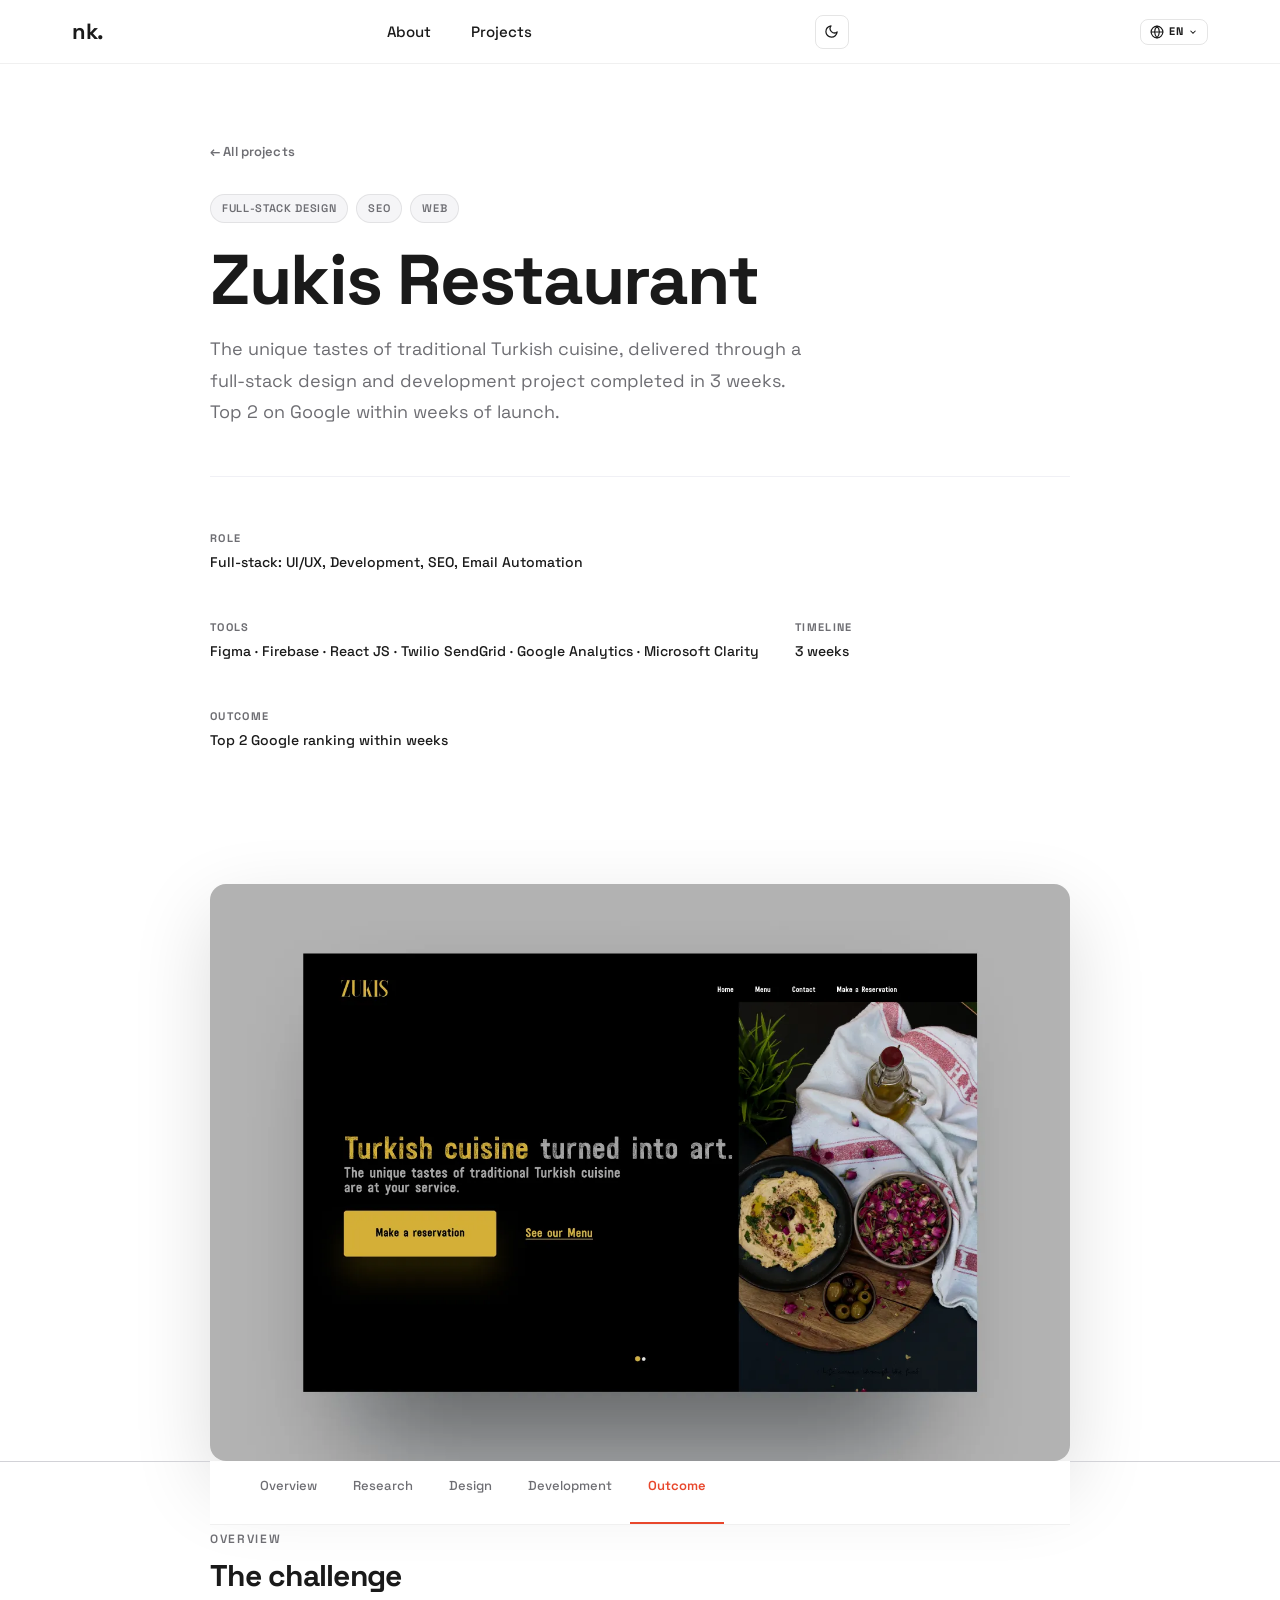
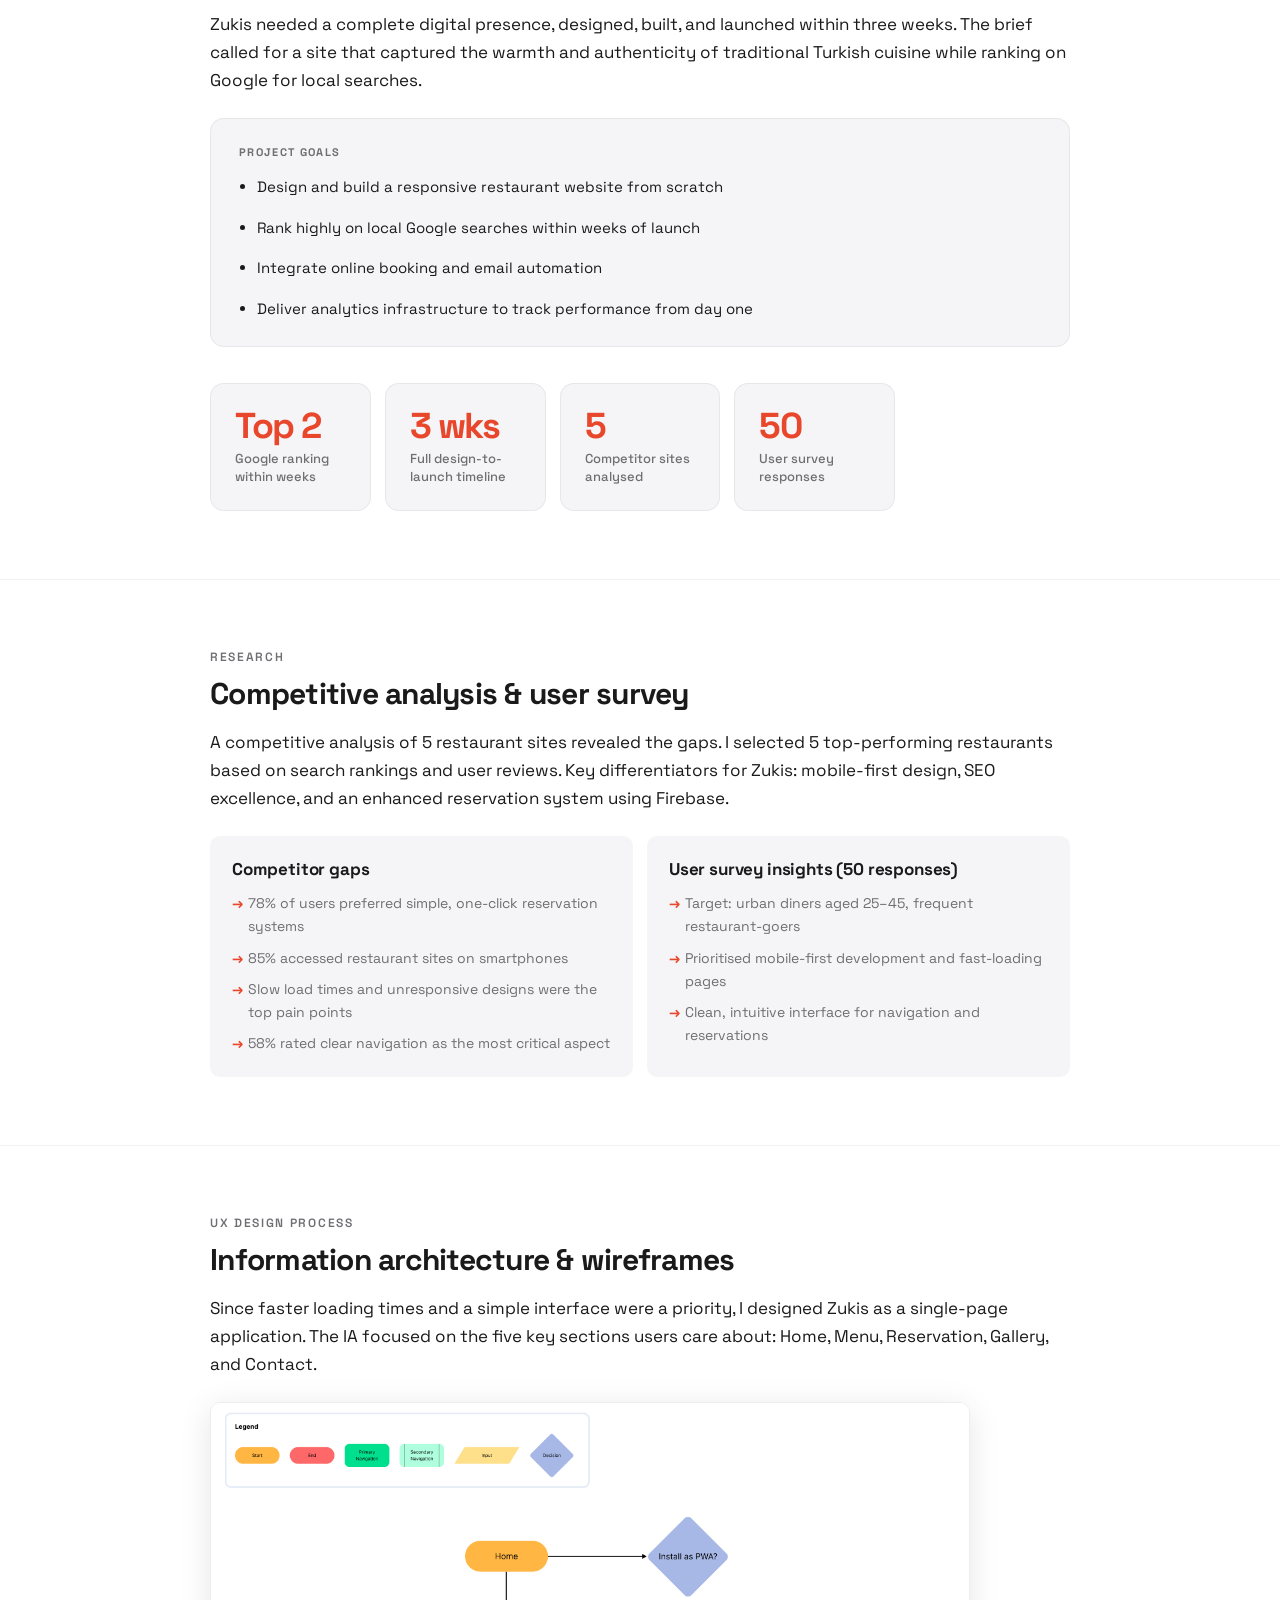
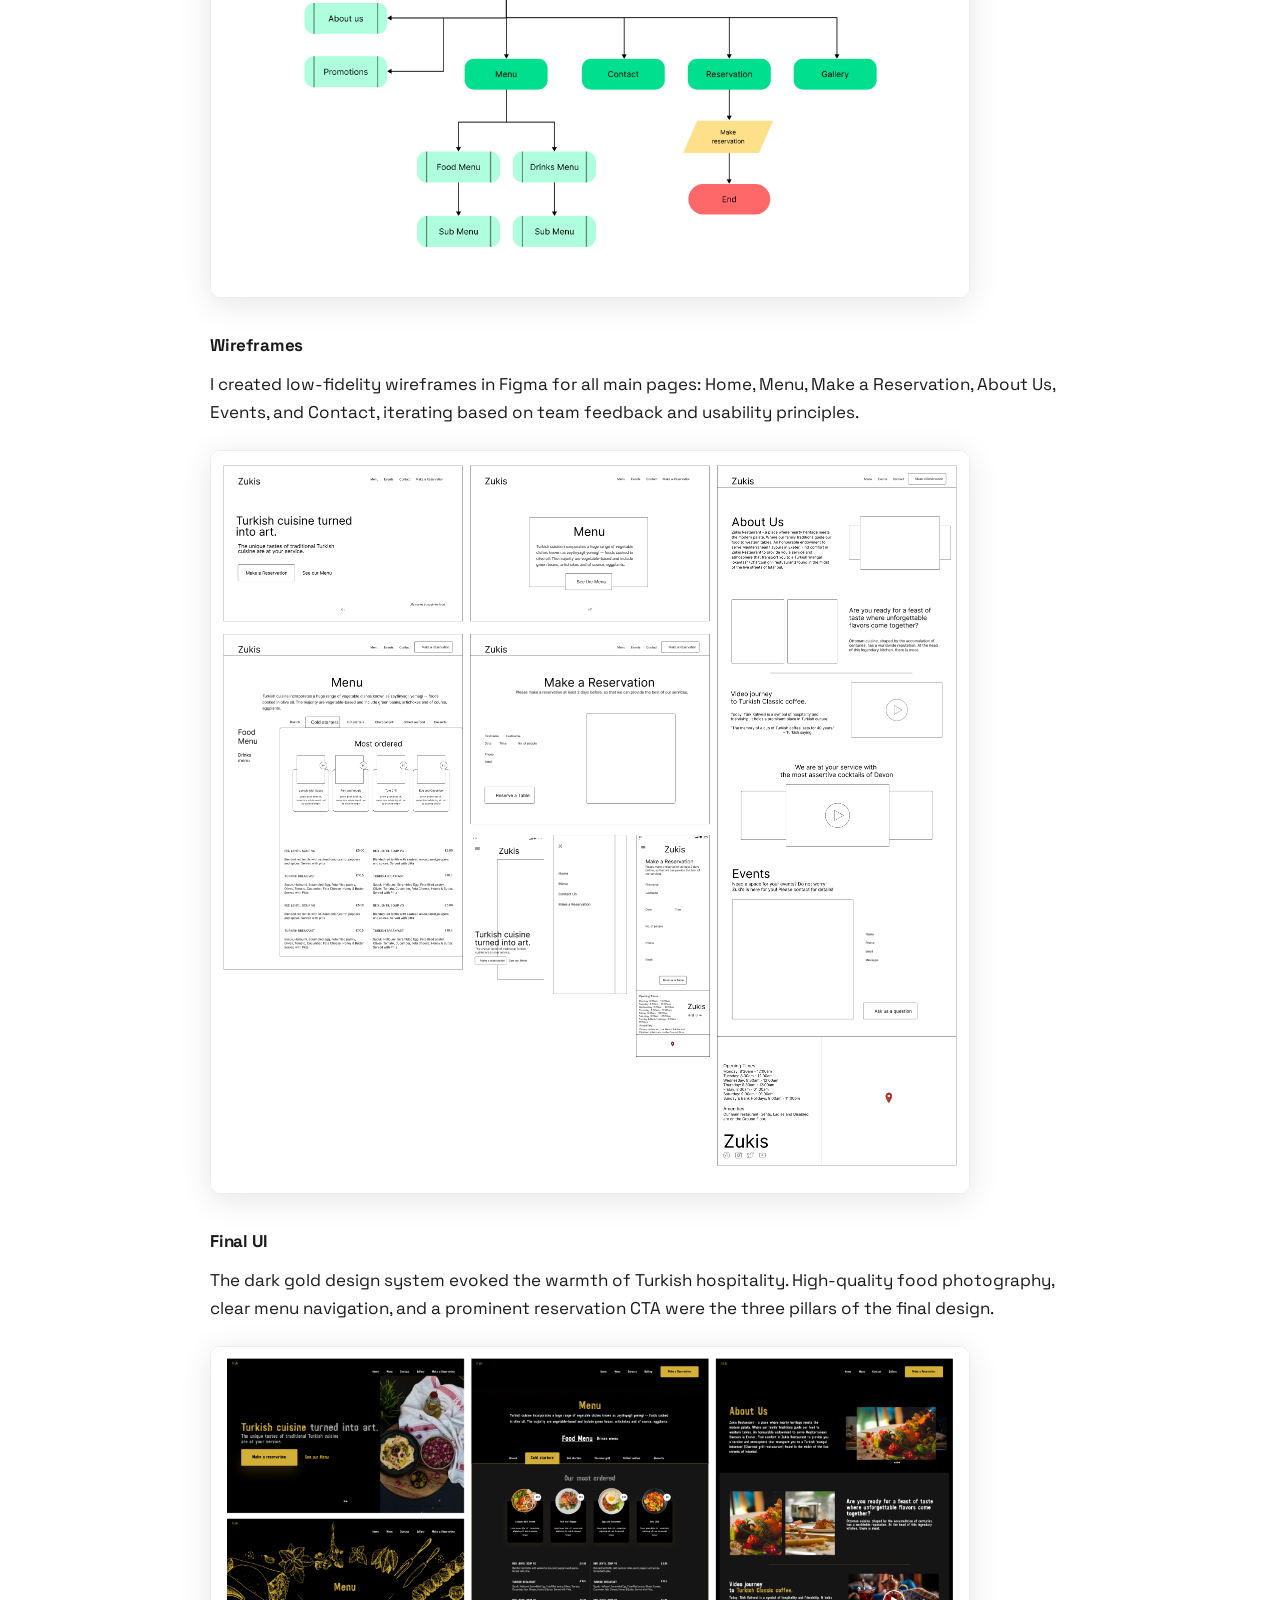
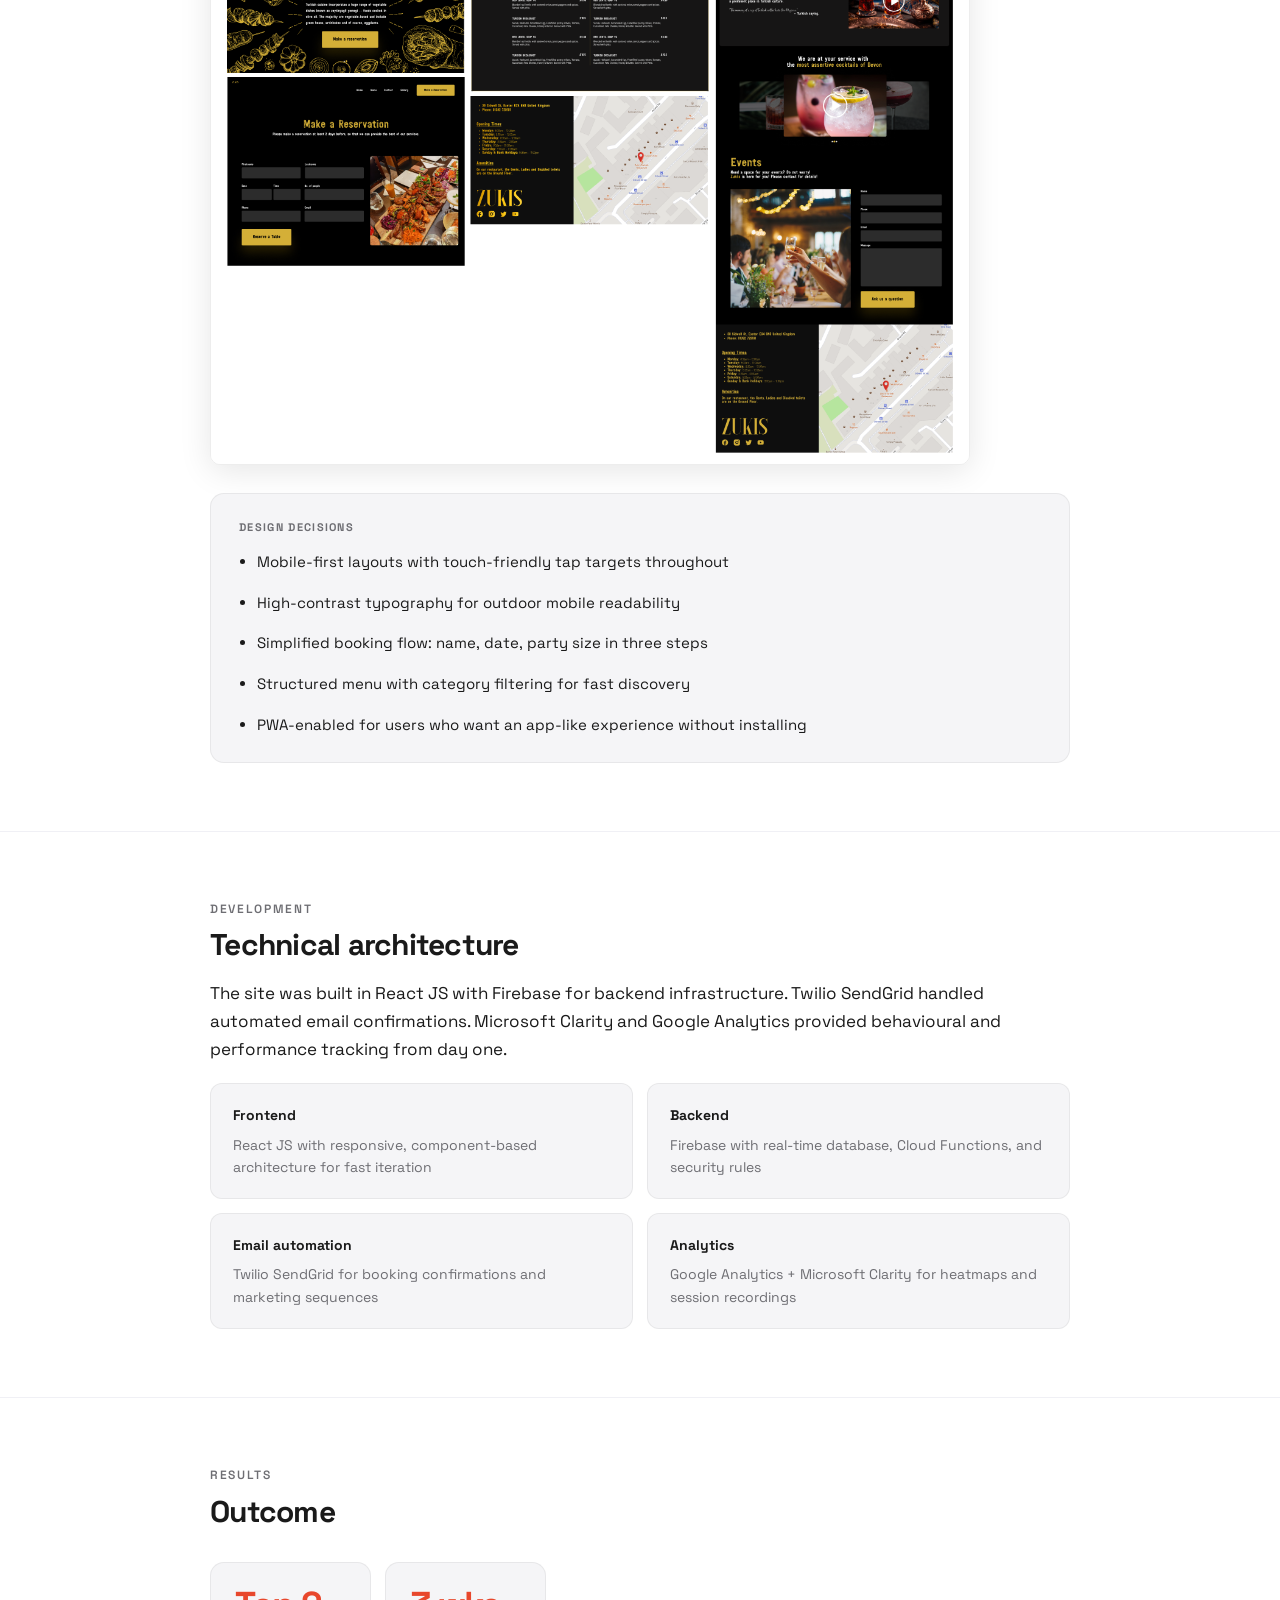
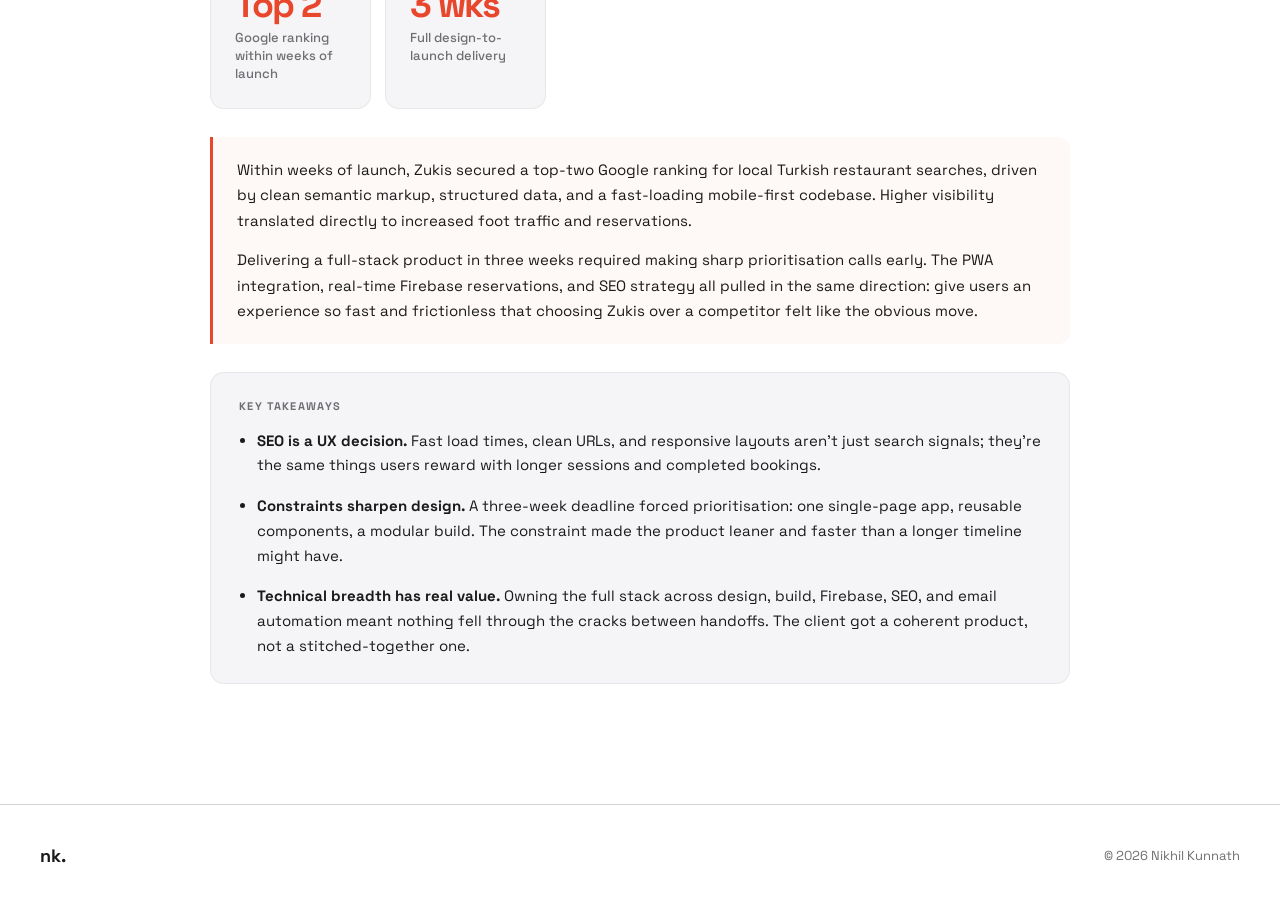
<file: zukis/index.html>
<!DOCTYPE html>
<html lang="en">
<head>
  <!-- Theme: apply saved preference before first paint to prevent flash -->
  <script>
    (function(){try{var t=localStorage.getItem('nk-theme');if(t==='dark'){document.documentElement.setAttribute('data-theme','dark')}else if(!t&&window.matchMedia('(prefers-color-scheme:dark)').matches){document.documentElement.setAttribute('data-theme','dark')}}catch(e){}})();
  </script>
  <meta charset="UTF-8"/>
  <meta name="viewport" content="width=device-width,initial-scale=1.0"/>

  <title>Zukis Restaurant — UX &amp; Full-Stack Design Case Study by Nikhil Kunnath</title>
  <meta name="description" content="Case study: Designed and built a restaurant website from scratch in 3 weeks. Achieved Top 2 on Google for local searches within weeks of launch."/>
  <meta name="author" content="Nikhil Kunnath"/>
  <meta name="robots" content="index, follow"/>
  <link rel="canonical" href="https://nikhilkunnath.online/zukis/"/>

  <meta property="og:type" content="article"/>
  <meta property="og:url" content="https://nikhilkunnath.online/zukis/"/>
  <meta property="og:title" content="Zukis Restaurant — UX &amp; Full-Stack Design Case Study by Nikhil Kunnath"/>
  <meta property="og:description" content="Case study: Designed and built a restaurant website from scratch in 3 weeks. Achieved Top 2 on Google for local searches within weeks of launch."/>
  <meta property="og:image" content="https://nikhilkunnath.online/assets/Zukis_y39znSmIYzQVS8l-9m2Jr.webp"/>
  <meta property="og:image:alt" content="Zukis Restaurant case study by Nikhil Kunnath"/>
  <meta property="og:site_name" content="Nikhil Kunnath"/>

  <meta name="twitter:card" content="summary_large_image"/>
  <meta name="twitter:title" content="Zukis Restaurant — UX &amp; Full-Stack Design Case Study by Nikhil Kunnath"/>
  <meta name="twitter:description" content="Case study: Designed and built a restaurant website from scratch in 3 weeks. Achieved Top 2 on Google for local searches within weeks of launch."/>
  <meta name="twitter:image" content="https://nikhilkunnath.online/assets/Zukis_y39znSmIYzQVS8l-9m2Jr.webp"/>

  <script type="application/ld+json">
  {
    "@context": "https://schema.org",
    "@type": "CreativeWork",
    "@id": "https://nikhilkunnath.online/zukis/#casestudy",
    "name": "Zukis Restaurant",
    "description": "Full-stack design and development case study for Zukis Restaurant — Top 2 Google ranking within weeks of launch.",
    "url": "https://nikhilkunnath.online/zukis/",
    "author": { "@id": "https://nikhilkunnath.online/#person" },
    "isPartOf": { "@id": "https://nikhilkunnath.online/#website" },
    "breadcrumb": {
      "@type": "BreadcrumbList",
      "itemListElement": [
        { "@type": "ListItem", "position": 1, "name": "Home", "item": "https://nikhilkunnath.online/" },
        { "@type": "ListItem", "position": 2, "name": "Projects", "item": "https://nikhilkunnath.online/#projects" },
        { "@type": "ListItem", "position": 3, "name": "Zukis Restaurant", "item": "https://nikhilkunnath.online/zukis/" }
      ]
    }
  }
  </script>

  <link rel="preconnect" href="https://fonts.googleapis.com"/>
  <link rel="preconnect" href="https://fonts.gstatic.com" crossorigin/>
  <link rel="icon" href="../favicon.ico" sizes="any"/>
  <link rel="icon" href="../assets/favicon.svg" type="image/svg+xml"/>
  <link rel="stylesheet" href="../styles/main.css"/>
</head>
<body class="page-case">
<nav>
  <div class="nav-inner">
    <a href="../index.html" class="nav-logo notranslate" translate="no">nk.</a>
    <ul class="nav-links">
      <li><a href="../about/index.html">About</a></li>
      <li><a href="../index.html#projects">Projects</a></li>
    </ul>
    <button class="theme-toggle notranslate" id="themeToggle" aria-label="Toggle dark mode" translate="no">
      <svg class="icon-moon" viewBox="0 0 24 24" fill="none" stroke="currentColor" stroke-width="2" stroke-linecap="round" stroke-linejoin="round"><path d="M21 12.79A9 9 0 1 1 11.21 3 7 7 0 0 0 21 12.79z"/></svg>
      <svg class="icon-sun"  viewBox="0 0 24 24" fill="none" stroke="currentColor" stroke-width="2" stroke-linecap="round" stroke-linejoin="round"><circle cx="12" cy="12" r="5"/><line x1="12" y1="1" x2="12" y2="3"/><line x1="12" y1="21" x2="12" y2="23"/><line x1="4.22" y1="4.22" x2="5.64" y2="5.64"/><line x1="18.36" y1="18.36" x2="19.78" y2="19.78"/><line x1="1" y1="12" x2="3" y2="12"/><line x1="21" y1="12" x2="23" y2="12"/><line x1="4.22" y1="19.78" x2="5.64" y2="18.36"/><line x1="18.36" y1="5.64" x2="19.78" y2="4.22"/></svg>
    </button>
    <button class="nav-toggle" id="navToggle" aria-label="Menu"><span></span><span></span><span></span></button>
  </div>
</nav>
<div class="nav-drawer" id="navDrawer">
  <a href="../about/index.html">About</a>
  <a href="../index.html#projects">Projects</a>
</div>

<div class="case-hero">
  <div class="case-hero-inner">
    <a href="../index.html#projects" class="back-link">← All projects</a>
    <div class="case-tags"><span class="case-tag">Full-Stack Design</span><span class="case-tag">SEO</span><span class="case-tag">Web</span></div>
    <h1>Zukis Restaurant</h1>
    <p class="body-lg" style="max-width:600px;margin-top:16px;">The unique tastes of traditional Turkish cuisine, delivered through a full-stack design and development project completed in 3 weeks. Top 2 on Google within weeks of launch.</p>
    </div>
    <div class="case-meta">
      <div><p class="case-meta-label">Role</p><p class="case-meta-value">Full-stack: UI/UX, Development, SEO, Email Automation</p></div>
      <div><p class="case-meta-label">Tools</p><p class="case-meta-value">Figma · Firebase · React JS · Twilio SendGrid · Google Analytics · Microsoft Clarity</p></div>
      <div><p class="case-meta-label">Timeline</p><p class="case-meta-value">3 weeks</p></div>
      <div><p class="case-meta-label">Outcome</p><p class="case-meta-value">Top 2 Google ranking within weeks</p></div>
    </div>
  </div>
  <img class="case-cover" src="../assets/Zukis_y39znSmIYzQVS8l-9m2Jr.webp" alt="Zukis Restaurant" style="max-width:860px;"/>
</div>

<div class="case-subnav-wrap">
  <nav class="case-subnav" aria-label="Case study sections">
    <a href="#overview" class="active">Overview</a>
    <a href="#research">Research</a>
    <a href="#design">Design</a>
    <a href="#development">Development</a>
    <a href="#outcome">Outcome</a>
  </nav>
</div>

<section class="case-section" id="overview">
  <div class="case-content">
    <p class="eyebrow">Overview</p>
    <h2>The challenge</h2>
    <p>Zukis needed a complete digital presence, designed, built, and launched within three weeks. The brief called for a site that captured the warmth and authenticity of traditional Turkish cuisine while ranking on Google for local searches.</p>
    <div class="goals-box">
      <p class="goals-box-title">Project goals</p>
      <ul>
        <li>Design and build a responsive restaurant website from scratch</li>
        <li>Rank highly on local Google searches within weeks of launch</li>
        <li>Integrate online booking and email automation</li>
        <li>Deliver analytics infrastructure to track performance from day one</li>
      </ul>
    </div>
    <div class="stats-row" style="margin-top:36px;">
      <div class="stat-card"><div class="stat-num">Top 2</div><div class="stat-label">Google ranking within weeks</div></div>
      <div class="stat-card"><div class="stat-num">3 wks</div><div class="stat-label">Full design-to-launch timeline</div></div>
      <div class="stat-card"><div class="stat-num">5</div><div class="stat-label">Competitor sites analysed</div></div>
      <div class="stat-card"><div class="stat-num">50</div><div class="stat-label">User survey responses</div></div>
    </div>
  </div>
</section>

<section class="case-section" id="research">
  <div class="case-content">
    <p class="eyebrow">Research</p>
    <h2>Competitive analysis &amp; user survey</h2>
    <p>A competitive analysis of 5 restaurant sites revealed the gaps. I selected 5 top-performing restaurants based on search rankings and user reviews. Key differentiators for Zukis: mobile-first design, SEO excellence, and an enhanced reservation system using Firebase.</p>
    <div class="findings-grid">
      <div class="finding-card">
        <h3>Competitor gaps</h3>
        <ul>
          <li>78% of users preferred simple, one-click reservation systems</li>
          <li>85% accessed restaurant sites on smartphones</li>
          <li>Slow load times and unresponsive designs were the top pain points</li>
          <li>58% rated clear navigation as the most critical aspect</li>
        </ul>
      </div>
      <div class="finding-card">
        <h3>User survey insights (50 responses)</h3>
        <ul>
          <li>Target: urban diners aged 25–45, frequent restaurant-goers</li>
          <li>Prioritised mobile-first development and fast-loading pages</li>
          <li>Clean, intuitive interface for navigation and reservations</li>
        </ul>
      </div>
    </div>
  </div>
</section>

<section class="case-section" id="design">
  <div class="case-content">
    <p class="eyebrow">UX Design Process</p>
    <h2>Information architecture &amp; wireframes</h2>
    <p>Since faster loading times and a simple interface were a priority, I designed Zukis as a single-page application. The IA focused on the five key sections users care about: Home, Menu, Reservation, Gallery, and Contact.</p>
    <img class="img-full zoomable" loading="lazy" src="../assets/User_flow_XZp58iiQMDC6EKq4apqSC.png" alt="Zukis information architecture"/>
    <h3 style="margin-top:36px;margin-bottom:14px;">Wireframes</h3>
    <p>I created low-fidelity wireframes in Figma for all main pages: Home, Menu, Make a Reservation, About Us, Events, and Contact, iterating based on team feedback and usability principles.</p>
    <img class="img-full zoomable" loading="lazy" src="../assets/Wireframes_gPSHyFb5lDXBQmEoftIge.png" alt="Zukis wireframes"/>
    <h3 style="margin-top:36px;margin-bottom:14px;">Final UI</h3>
    <p>The dark gold design system evoked the warmth of Turkish hospitality. High-quality food photography, clear menu navigation, and a prominent reservation CTA were the three pillars of the final design.</p>
    <img class="img-full zoomable" loading="lazy" src="../assets/Website_gyNuP7eUb_eiTFLH7lIKu.png" alt="Zukis final UI design"/>
    <div class="goals-box" style="margin-top:28px;">
      <p class="goals-box-title">Design decisions</p>
      <ul>
        <li>Mobile-first layouts with touch-friendly tap targets throughout</li>
        <li>High-contrast typography for outdoor mobile readability</li>
        <li>Simplified booking flow: name, date, party size in three steps</li>
        <li>Structured menu with category filtering for fast discovery</li>
        <li>PWA-enabled for users who want an app-like experience without installing</li>
      </ul>
    </div>
  </div>
</section>

<section class="case-section" id="development">
  <div class="case-content">
    <p class="eyebrow">Development</p>
    <h2>Technical architecture</h2>
    <p>The site was built in React JS with Firebase for backend infrastructure. Twilio SendGrid handled automated email confirmations. Microsoft Clarity and Google Analytics provided behavioural and performance tracking from day one.</p>
    <div class="eval-grid">
      <div class="eval-card"><p class="eval-card-title">Frontend</p><p class="eval-card-desc">React JS with responsive, component-based architecture for fast iteration</p></div>
      <div class="eval-card"><p class="eval-card-title">Backend</p><p class="eval-card-desc">Firebase with real-time database, Cloud Functions, and security rules</p></div>
      <div class="eval-card"><p class="eval-card-title">Email automation</p><p class="eval-card-desc">Twilio SendGrid for booking confirmations and marketing sequences</p></div>
      <div class="eval-card"><p class="eval-card-title">Analytics</p><p class="eval-card-desc">Google Analytics + Microsoft Clarity for heatmaps and session recordings</p></div>
    </div>
  </div>
</section>

<section class="case-section" id="outcome">
  <div class="case-content">
    <p class="eyebrow">Results</p>
    <h2>Outcome</h2>
    <div class="stats-row">
      <div class="stat-card"><div class="stat-num">Top 2</div><div class="stat-label">Google ranking within weeks of launch</div></div>
      <div class="stat-card"><div class="stat-num">3 wks</div><div class="stat-label">Full design-to-launch delivery</div></div>
    </div>
    <div class="insight-box" style="margin-top:28px;">
      <p>Within weeks of launch, Zukis secured a top-two Google ranking for local Turkish restaurant searches, driven by clean semantic markup, structured data, and a fast-loading mobile-first codebase. Higher visibility translated directly to increased foot traffic and reservations.</p>
      <p style="margin-top:14px;">Delivering a full-stack product in three weeks required making sharp prioritisation calls early. The PWA integration, real-time Firebase reservations, and SEO strategy all pulled in the same direction: give users an experience so fast and frictionless that choosing Zukis over a competitor felt like the obvious move.</p>
    </div>
    <div class="goals-box" style="margin-top:28px;">
      <p class="goals-box-title">Key takeaways</p>
      <ul>
        <li><strong>SEO is a UX decision.</strong> Fast load times, clean URLs, and responsive layouts aren't just search signals; they're the same things users reward with longer sessions and completed bookings.</li>
        <li><strong>Constraints sharpen design.</strong> A three-week deadline forced prioritisation: one single-page app, reusable components, a modular build. The constraint made the product leaner and faster than a longer timeline might have.</li>
        <li><strong>Technical breadth has real value.</strong> Owning the full stack across design, build, Firebase, SEO, and email automation meant nothing fell through the cracks between handoffs. The client got a coherent product, not a stitched-together one.</li>
      </ul>
    </div>
  </div>
</section>

<footer><div class="footer-inner"><span class="footer-logo notranslate" translate="no">nk.</span><span class="footer-copy">© 2026 Nikhil Kunnath</span></div></footer>
<script src="../scripts/main.js"></script>
<script src="../scripts/translate.js"></script>
</body>
</html>
</file>
<file: styles/main.css>
@import url('https://fonts.googleapis.com/css2?family=Space+Grotesk:wght@300;400;500;600;700&display=swap');
*,*::before,*::after{box-sizing:border-box;margin:0;padding:0}
:root{
  --white:#ffffff;--off-white:#f5f5f7;--near-black:#1a1a1a;
  --mid-gray:#6e6e73;--light-gray:#d2d2d7;--ultralight:#f0f0f5;
  --accent:#e8472c;--blue:#3a5fff;--mint:#d0e8c6;
  --font:'Space Grotesk',-apple-system,BlinkMacSystemFont,sans-serif;
  --nav:64px;--r:16px;--rs:10px;--max:1200px;
}
html{scroll-behavior:smooth;-webkit-font-smoothing:antialiased}
body{font-family:var(--font);background:var(--white);color:var(--near-black);font-size:17px;line-height:1.65;overflow-x:hidden}
a{color:inherit;text-decoration:none}
img{max-width:100%;display:block}

/* NAV */
nav{position:fixed;top:0;left:0;right:0;height:var(--nav);z-index:200;backdrop-filter:saturate(180%) blur(20px);-webkit-backdrop-filter:saturate(180%) blur(20px);background:rgba(255,255,255,.85);border-bottom:1px solid rgba(0,0,0,.06);transition:border-color .2s}
/* Case study pages — nav more opaque (dark content behind it) */
.page-case nav{background:rgba(255,255,255,.97);backdrop-filter:saturate(180%) blur(8px);-webkit-backdrop-filter:saturate(180%) blur(8px)}
.nav-inner{max-width:var(--max);margin:0 auto;padding:0 32px;height:100%;display:flex;align-items:center;justify-content:space-between}
.nav-logo{font-size:22px;font-weight:700;letter-spacing:-.5px}
.nav-links{display:flex;gap:40px;list-style:none}
.nav-links a{font-size:15px;font-weight:500;transition:color .2s}
.nav-links a:hover,.nav-links a.active{color:var(--accent)}
.nav-toggle{display:none;flex-direction:column;gap:5px;cursor:pointer;background:none;border:none;padding:4px}
.nav-toggle span{display:block;width:22px;height:2px;background:var(--near-black);border-radius:2px;transition:all .3s}
.nav-toggle.open span:nth-child(1){transform:translateY(7px) rotate(45deg)}
.nav-toggle.open span:nth-child(2){opacity:0}
.nav-toggle.open span:nth-child(3){transform:translateY(-7px) rotate(-45deg)}
.nav-drawer{display:none;position:fixed;top:var(--nav);left:0;right:0;background:rgba(255,255,255,.97);backdrop-filter:blur(20px);border-bottom:1px solid var(--light-gray);z-index:199;padding:28px 32px;flex-direction:column;gap:20px}
.nav-drawer.open{display:flex}
.nav-drawer a{font-size:18px;font-weight:600;transition:color .2s}
.nav-drawer a:hover{color:var(--accent)}

/* LAYOUT */
.section{padding:100px 32px}
.section--gray{background:var(--off-white)}
.section--mint{background:var(--mint)}
.container{max-width:var(--max);margin:0 auto}
.container--narrow{max-width:860px;margin:0 auto}

/* TYPE */
.eyebrow{font-size:12px;font-weight:600;letter-spacing:.14em;text-transform:uppercase;color:var(--mid-gray);margin-bottom:14px}
h1{font-size:clamp(38px,5.5vw,76px);font-weight:700;letter-spacing:-.025em;line-height:1.06}
h2{font-size:clamp(26px,4vw,52px);font-weight:700;letter-spacing:-.02em;line-height:1.1}
h3{font-size:clamp(16px,2vw,21px);font-weight:600;letter-spacing:-.01em;line-height:1.3}
.body-lg{font-size:clamp(16px,2vw,18px);line-height:1.75;color:var(--mid-gray)}
.body-md{font-size:16px;line-height:1.8;color:var(--mid-gray)}

/* HERO - split */
.hero-wrap{min-height:100vh;padding:calc(var(--nav) + 56px) 32px 80px;display:flex;align-items:center}
.hero{max-width:var(--max);margin:0 auto;width:100%;display:grid;grid-template-columns:1fr 1fr;gap:64px;align-items:center}
.hero h1{margin-bottom:10px}
.hero-sub{font-size:clamp(24px,3.5vw,44px);font-weight:700;letter-spacing:-.02em;color:var(--accent);margin-bottom:22px;line-height:1.1}
.hero-desc{max-width:500px;color:var(--mid-gray);font-size:17px;line-height:1.75}
.hero-cta{display:flex;gap:14px;flex-wrap:wrap;align-items:center;margin-top:32px}

/* Toolbox on hero */
.toolbox-label{font-size:11px;font-weight:600;letter-spacing:.13em;text-transform:uppercase;color:var(--mid-gray);margin-top:36px;margin-bottom:14px}
.tool-chips{display:flex;flex-wrap:wrap;gap:8px}
.chip{display:inline-flex;align-items:center;gap:7px;padding:7px 14px 7px 10px;border-radius:100px;background:var(--off-white);border:1px solid rgba(0,0,0,.07);font-size:13px;font-weight:600;color:var(--near-black);transition:all .2s;cursor:default}
.chip svg{width:17px;height:17px;flex-shrink:0}
.chip-icon{width:22px;height:22px;flex-shrink:0;border-radius:5px;display:block}
.chip:hover{background:var(--near-black);color:white;border-color:transparent}

/* Hero mosaic */
.hero-mosaic{display:grid;grid-template-columns:1fr 1fr;grid-template-rows:200px 200px;gap:10px}
.mosaic-card{border-radius:14px;overflow:hidden;display:block;position:relative}
.mosaic-card img{width:100%;height:100%;object-fit:cover;transition:transform .5s ease}
.mosaic-card:hover img{transform:scale(1.05)}
.mosaic-label{position:absolute;inset:0;display:flex;align-items:flex-end;padding:14px;background:linear-gradient(transparent 40%,rgba(0,0,0,.6));color:white;font-size:12px;font-weight:600;opacity:0;transition:opacity .3s}
.mosaic-card:hover .mosaic-label{opacity:1}
.mosaic-card--span{grid-row:span 2}

/* BUTTONS */
.btn{display:inline-flex;align-items:center;gap:8px;padding:13px 26px;border-radius:100px;font-size:15px;font-weight:600;font-family:var(--font);cursor:pointer;transition:all .22s;border:none}
.btn-primary{background:var(--near-black);color:white}
.btn-primary:hover{background:#333;transform:translateY(-1px);box-shadow:0 8px 24px rgba(0,0,0,.15)}
.btn-secondary{background:transparent;color:var(--near-black);border:1.5px solid var(--light-gray)}
.btn-secondary:hover{border-color:var(--near-black)}

/* MARQUEE */
.marquee-wrap{overflow:hidden;border-top:1px solid var(--light-gray);border-bottom:1px solid var(--light-gray);padding:18px 0}
.marquee-track{display:flex;white-space:nowrap;animation:marquee 28s linear infinite}
.marquee-track:hover{animation-play-state:paused}
.marquee-item{display:inline-flex;align-items:center;gap:20px;padding-right:40px;font-size:14px;font-weight:500;color:var(--mid-gray)}
.marquee-dot{color:var(--accent);font-size:18px}
@keyframes marquee{from{transform:translateX(0)}to{transform:translateX(-50%)}}

/* SERVICES */
.services-grid{display:grid;grid-template-columns:1fr 1fr;gap:52px 80px;margin-top:64px}
.service-icon{width:48px;height:48px;margin-bottom:18px;color:var(--near-black)}
.service-title{font-size:20px;font-weight:700;margin-bottom:10px}
.service-desc{font-size:15px;line-height:1.75;color:var(--near-black);opacity:.65}

/* HOW I WORK — combined grid */
.how-section-header{margin-bottom:56px}
.how-section-header h2{margin-bottom:0}
.how-section-header p{color:var(--mid-gray);font-size:16px;margin-top:12px;max-width:560px;line-height:1.7}
.how-tabs{display:flex;gap:0;border-bottom:2px solid var(--light-gray);margin-bottom:48px;overflow-x:auto;scrollbar-width:none}
.how-tabs::-webkit-scrollbar{display:none}
.how-tab{padding:12px 24px;font-size:14px;font-weight:600;color:var(--mid-gray);border-bottom:2px solid transparent;margin-bottom:-2px;cursor:pointer;white-space:nowrap;background:none;border-top:none;border-left:none;border-right:none;font-family:var(--font);transition:color .2s,border-color .2s}
.how-tab.active{color:var(--accent);border-bottom-color:var(--accent)}
.how-panel{display:none}
.how-panel.active{display:block}
/* Principles grid */
.principles-grid{display:grid;grid-template-columns:repeat(2,1fr);gap:16px}
.principle-card{background:var(--white);border:1px solid rgba(0,0,0,.07);border-radius:var(--r);padding:32px;transition:transform .3s,box-shadow .3s}
.principle-card:hover{transform:translateY(-4px);box-shadow:0 16px 40px rgba(0,0,0,.08)}
.p-icon{width:48px;height:48px;border-radius:12px;background:var(--off-white);display:flex;align-items:center;justify-content:center;margin-bottom:18px;transition:background .3s,transform .4s cubic-bezier(.34,1.56,.64,1)}
.principle-card:hover .p-icon{background:rgba(232,71,44,.1);transform:rotate(-5deg) scale(1.08)}
.p-icon svg{width:24px;height:24px;color:var(--accent)}
.p-num{font-size:11px;font-weight:700;letter-spacing:.12em;color:var(--accent);margin-bottom:6px}
.p-title{font-size:18px;font-weight:700;margin-bottom:8px}
.p-desc{font-size:14px;line-height:1.75;color:var(--mid-gray)}
/* Approach list */
.approach-list{display:flex;flex-direction:column;gap:0}
.approach-item{display:grid;grid-template-columns:52px 1fr;gap:24px;align-items:start;padding:32px 0;border-bottom:1px solid var(--ultralight)}
.approach-item:last-child{border-bottom:none}
.a-icon{width:48px;height:48px;border-radius:12px;background:var(--off-white);display:flex;align-items:center;justify-content:center;flex-shrink:0;transition:background .3s,transform .4s cubic-bezier(.34,1.56,.64,1)}
.approach-item:hover .a-icon{background:rgba(232,71,44,.1);transform:rotate(-5deg) scale(1.08)}
.a-icon svg{width:24px;height:24px;color:var(--accent)}
.a-title{font-size:17px;font-weight:700;margin-bottom:8px;color:var(--near-black)}
.a-desc{font-size:14px;line-height:1.75;color:var(--mid-gray)}

/* PROJECTS */
.projects-grid{display:grid;grid-template-columns:repeat(2,1fr);gap:24px;margin-top:56px}
.project-card{background:var(--off-white);border-radius:var(--r);overflow:hidden;border:1px solid rgba(0,0,0,.06);transition:all .35s cubic-bezier(.25,.46,.45,.94);display:block}
.project-card:hover{transform:translateY(-6px);box-shadow:0 20px 60px rgba(0,0,0,.1);border-color:transparent}
.project-card-img{width:100%;aspect-ratio:16/9;object-fit:cover;display:block}
.project-card-body{padding:28px 28px 32px}
.project-card-tag{font-size:11px;font-weight:700;letter-spacing:.1em;text-transform:uppercase;color:var(--blue);margin-bottom:10px}
.project-card-title{font-size:22px;font-weight:700;letter-spacing:-.02em;margin-bottom:8px}
.project-card-desc{font-size:14px;color:var(--mid-gray);line-height:1.65;margin-bottom:20px}
.project-card-link{display:inline-flex;align-items:center;gap:6px;font-size:13px;font-weight:700;transition:gap .2s}
.project-card:hover .project-card-link{gap:10px}

/* TESTIMONIALS */
.testimonials-grid{display:grid;grid-template-columns:repeat(3,1fr);gap:20px;margin-top:56px}
.testimonial-card{background:var(--off-white);border-radius:var(--r);padding:32px;border:1px solid rgba(0,0,0,.05)}
.testimonial-quote{font-size:44px;line-height:1;color:var(--accent);font-weight:700;margin-bottom:14px;opacity:.3}
.testimonial-text{font-size:14px;line-height:1.8;margin-bottom:24px}
.testimonial-author{display:flex;align-items:center;gap:12px}
.testimonial-avatar{width:42px;height:42px;border-radius:50%;object-fit:cover;flex-shrink:0}
.testimonial-initials{width:42px;height:42px;border-radius:50%;background:var(--light-gray);display:flex;align-items:center;justify-content:center;font-size:15px;font-weight:700;color:var(--mid-gray);flex-shrink:0}
.testimonial-name{font-size:14px;font-weight:700}
.testimonial-role{font-size:12px;color:var(--mid-gray)}

/* CONTACT */
.contact-links{display:flex;gap:12px;margin-top:32px;flex-wrap:wrap}
.contact-link{display:inline-flex;align-items:center;gap:10px;padding:13px 24px;border-radius:100px;font-size:14px;font-weight:600;border:1.5px solid var(--light-gray);transition:all .22s}
.contact-link:hover{border-color:var(--near-black);background:var(--near-black);color:white}
.contact-link img{width:16px;height:16px;object-fit:contain;transition:filter .2s}
.contact-link:hover img{filter:invert(1)}

/* FOOTER */
footer{border-top:1px solid var(--light-gray);padding:36px 32px}
.footer-inner{max-width:var(--max);margin:0 auto;display:flex;align-items:center;justify-content:space-between;flex-wrap:wrap;gap:12px}
.footer-logo{font-size:18px;font-weight:700}
.footer-copy{font-size:13px;color:var(--mid-gray)}

/* ABOUT */
.about-hero{padding:calc(var(--nav) + 80px) 32px 80px}
.about-grid{display:grid;grid-template-columns:1fr 1fr;gap:80px;align-items:start;max-width:var(--max);margin:0 auto}
.about-photo{width:100%;aspect-ratio:4/5;object-fit:cover;object-position:top;border-radius:var(--r);box-shadow:0 24px 64px rgba(0,0,0,.12)}
.about-text p{margin-bottom:18px;color:var(--mid-gray);font-size:16px;line-height:1.8}
.about-text p:last-of-type{margin-bottom:0}
/* Full toolbox chips */
.toolbox-full{display:flex;flex-wrap:wrap;gap:8px;margin-top:28px}

/* ─── CASE STUDY ─── */
/* Horizontal subnav — sticky below main nav */
.case-subnav-wrap{
  position:sticky;top:var(--nav);z-index:100;
  background:rgba(255,255,255,.92);
  backdrop-filter:blur(16px);-webkit-backdrop-filter:blur(16px);
  border-bottom:1px solid var(--light-gray);
}
.case-subnav{
  max-width:860px;margin:0 auto;padding:0 32px;
  display:flex;overflow-x:auto;scrollbar-width:none;-ms-overflow-style:none;
}
.case-subnav::-webkit-scrollbar{display:none}
.case-subnav a{
  display:inline-block;padding:14px 18px;
  font-size:13px;font-weight:500;color:var(--mid-gray);
  border-bottom:2px solid transparent;
  white-space:nowrap;flex-shrink:0;
  transition:color .18s,border-color .18s;
}
.case-subnav a:hover{color:var(--near-black)}
.case-subnav a.active{color:var(--accent);border-bottom-color:var(--accent);font-weight:600}

.case-hero{padding:calc(var(--nav) + 72px) max(32px, calc((100% - 860px) / 2)) 72px}
.case-hero-inner{max-width:860px;margin:0 auto}
.case-meta{display:flex;flex-wrap:wrap;gap:36px;margin-top:48px;padding-top:48px;border-top:1px solid var(--light-gray)}
.case-meta-label{font-size:11px;font-weight:700;letter-spacing:.12em;text-transform:uppercase;color:var(--mid-gray);margin-bottom:4px}
.case-meta-value{font-size:14px;font-weight:500}
.case-cover{width:100%;max-width:860px;display:block;margin:56px auto 0;border-radius:var(--r);box-shadow:0 24px 72px rgba(0,0,0,.12)}
.case-section{padding:68px max(32px, calc((100% - 860px) / 2));scroll-margin-top:calc(var(--nav) + 54px)}
.case-section:not(:last-of-type){border-bottom:1px solid var(--ultralight)}
.case-content{max-width:860px;margin:0 auto;width:100%}
.case-section h2{margin-bottom:20px}
.case-section p,.case-section .body-md{margin-bottom:14px}
.case-section p:last-child{margin-bottom:0}
.back-link{display:inline-flex;align-items:center;gap:6px;font-size:13px;font-weight:600;color:var(--mid-gray);margin-bottom:32px;transition:color .18s}
.back-link:hover{color:var(--near-black)}

/* Case content blocks */
.goals-box{background:#f0f4ff;border:1px solid rgba(58,95,255,.15);border-radius:var(--rs);padding:26px 30px;margin-top:24px}
.goals-box-title{font-size:14px;font-weight:700;color:var(--blue);margin-bottom:12px}
.goals-box ul{list-style:disc;padding-left:18px;display:flex;flex-direction:column;gap:8px}
.goals-box li{font-size:15px;line-height:1.65}
.goals-grid{display:grid;grid-template-columns:repeat(auto-fill,minmax(200px,1fr));gap:14px;margin-top:24px}
.goal-card{background:var(--off-white);border-radius:var(--rs);padding:22px}
.goal-num{font-size:11px;font-weight:700;letter-spacing:.1em;color:var(--blue);margin-bottom:8px}
.goal-text{font-size:14px;line-height:1.65}
.img-grid{display:grid;grid-template-columns:repeat(auto-fill,minmax(240px,1fr));gap:14px;margin-top:24px}
.img-grid img{width:100%;border-radius:var(--rs);border:1px solid rgba(0,0,0,.07);box-shadow:0 4px 20px rgba(0,0,0,.07);display:block}
.img-full{width:100%;max-width:760px;display:block;border-radius:var(--rs);border:1px solid rgba(0,0,0,.07);box-shadow:0 4px 24px rgba(0,0,0,.08);margin-top:24px}
.stats-row{display:grid;grid-template-columns:repeat(auto-fill,minmax(150px,1fr));gap:14px;margin-top:32px}
.stat-card{text-align:center;padding:28px 14px;background:var(--off-white);border-radius:var(--r);border:1px solid var(--light-gray)}
.stat-num{font-size:40px;font-weight:700;letter-spacing:-.03em;color:var(--accent);line-height:1;margin-bottom:8px}
.stat-label{font-size:13px;color:var(--mid-gray);font-weight:500;line-height:1.5}
.findings-grid{display:grid;grid-template-columns:1fr 1fr;gap:14px;margin-top:24px}
.finding-card{background:var(--off-white);border-radius:var(--rs);padding:22px}
.finding-card h3{font-size:14px;font-weight:700;margin-bottom:12px}
.finding-card ul{list-style:none;display:flex;flex-direction:column;gap:8px}
.finding-card li{font-size:14px;color:var(--mid-gray);padding-left:16px;position:relative;line-height:1.65}
.finding-card li::before{content:'→';position:absolute;left:0;color:var(--accent);font-weight:700}
.insight-box{background:#e8f4ff;border-left:3px solid var(--blue);border-radius:4px;padding:18px 22px;margin-top:18px}
.insight-box p{font-size:14px;margin-bottom:8px}
.insight-box p:last-child{margin-bottom:0}
.eval-grid{display:grid;grid-template-columns:1fr 1fr;gap:14px;margin-top:20px}
.eval-card{background:#e8f4ff;border-radius:var(--rs);padding:18px 20px}
.eval-card-title{font-size:13px;font-weight:700;color:var(--blue);margin-bottom:6px}
.eval-card-desc{font-size:13px;line-height:1.6}
/* Persona cards */
.persona-grid{display:grid;grid-template-columns:repeat(auto-fill,minmax(270px,1fr));gap:20px;margin-top:28px}
.persona-card{background:var(--off-white);border-radius:var(--r);padding:28px;border:1px solid rgba(0,0,0,.05)}
.persona-tag{font-size:11px;font-weight:700;letter-spacing:.1em;text-transform:uppercase;color:var(--blue);margin-bottom:6px}
.persona-name{font-size:20px;font-weight:700;margin-bottom:12px}
.persona-bio{font-size:14px;color:var(--mid-gray);line-height:1.7;margin-bottom:16px;padding-bottom:16px;border-bottom:1px solid var(--light-gray)}
.persona-section-label{font-size:11px;font-weight:700;letter-spacing:.08em;text-transform:uppercase;color:var(--mid-gray);margin-top:14px;margin-bottom:8px}
.persona-list{list-style:none;display:flex;flex-direction:column;gap:6px}
.persona-list li{font-size:13px;line-height:1.6;padding-left:14px;position:relative;color:var(--near-black)}
.persona-list li::before{content:'·';position:absolute;left:0;font-weight:700;color:var(--accent)}
/* Interviewee grid */
.interview-grid{display:grid;grid-template-columns:repeat(3,1fr);gap:16px;margin-top:24px}
.interview-card{background:var(--off-white);border-radius:var(--rs);padding:24px;text-align:center;border:1px solid rgba(0,0,0,.05)}
.interview-num{font-size:32px;font-weight:700;color:var(--accent);line-height:1;margin-bottom:6px}
.interview-label{font-size:14px;font-weight:600;margin-bottom:4px}
.interview-desc{font-size:12px;color:var(--mid-gray);line-height:1.5}

/* FADE UP */
.fade-up{opacity:0;transform:translateY(24px);transition:opacity .6s ease,transform .6s ease}
.fade-up.visible{opacity:1;transform:translateY(0)}
/* Safety: if JS fails entirely, show all content */
.no-js .fade-up { opacity:1; transform:none; }

/* RESPONSIVE */
@media(max-width:1024px){
  .hero{grid-template-columns:1fr}
  .hero-mosaic{display:none}
  .hero-wrap{min-height:auto}
  .services-grid{gap:36px 48px}
}
@media(max-width:900px){
  .nav-links{display:none}
  .nav-toggle{display:flex}
  .projects-grid{grid-template-columns:1fr}
  .testimonials-grid{grid-template-columns:1fr 1fr}
  .about-grid{grid-template-columns:1fr;gap:40px}
  .about-photo{aspect-ratio:3/2;max-width:440px}
  .findings-grid{grid-template-columns:1fr}
  .services-grid{grid-template-columns:1fr;gap:36px}
  .principles-grid{grid-template-columns:1fr}
  .eval-grid{grid-template-columns:1fr}
  .interview-grid{grid-template-columns:1fr}
}
@media(max-width:640px){
  .section{padding:64px 20px}
  .case-section{padding:52px max(20px, calc((100% - 860px) / 2))}
  .hero-wrap{padding:calc(var(--nav)+32px) 20px 56px}
  .nav-inner{padding:0 20px}
  .nav-drawer{padding:24px 20px}
  .case-hero{padding:calc(var(--nav)+44px) max(20px, calc((100% - 860px) / 2)) 52px}
  .about-hero{padding:calc(var(--nav)+44px) 20px 48px}
  footer{padding:28px 20px}
  .testimonials-grid{grid-template-columns:1fr}
  .stats-row{grid-template-columns:repeat(2,1fr)}
  .case-meta{gap:18px}
  .case-subnav{padding:0 20px}
  .case-subnav a{padding:12px 12px;font-size:12px}
}
@media(max-width:380px){h1{font-size:32px}h2{font-size:24px}}

/* ── Image lightbox overlay ── */
.zoomable {
  cursor: zoom-in;
  transition: opacity 0.2s;
}
.zoomable:hover { opacity: 0.88; }

.lightbox-overlay {
  position: fixed;
  inset: 0;
  z-index: 9999;
  background: rgba(0,0,0,0.88);
  display: flex;
  align-items: center;
  justify-content: center;
  padding: 24px;
  opacity: 0;
  pointer-events: none;
  transition: opacity 0.25s;
  cursor: zoom-out;
}
.lightbox-overlay.active {
  opacity: 1;
  pointer-events: all;
}
.lightbox-overlay img {
  max-width: 100%;
  max-height: 90vh;
  object-fit: contain;
  border-radius: 8px;
  box-shadow: 0 24px 80px rgba(0,0,0,0.5);
  transform: scale(0.94);
  transition: transform 0.3s cubic-bezier(.34,1.56,.64,1);
  user-select: none;
}
.lightbox-overlay.active img {
  transform: scale(1);
}
.lightbox-close {
  position: fixed;
  top: 20px;
  right: 24px;
  width: 44px;
  height: 44px;
  background: rgba(255,255,255,0.12);
  border: 1px solid rgba(255,255,255,0.2);
  border-radius: 50%;
  color: #fff;
  font-size: 22px;
  line-height: 1;
  cursor: pointer;
  display: flex;
  align-items: center;
  justify-content: center;
  z-index: 10000;
  transition: background 0.2s;
}
.lightbox-close:hover { background: rgba(255,255,255,0.22); }

/* Ensure last case section has enough scroll room */
.case-section:last-of-type { padding-bottom: 120px; }

/* ═══════════════════════════════════════════
   WHOLE-PAGE DOT GRID SPOTLIGHT
   Add class .dot-target to any section/div.
   JS sets --mx / --my locally per element.
   ═══════════════════════════════════════════ */
.dot-target {
  position: relative;
  overflow: hidden;
}
/* Lift direct content containers above the ::before dot layer */
.dot-target > .container,
.dot-target > .about-grid,
.dot-target > .hero-inner {
  position: relative;
  z-index: 1;
}
/* The dot grid itself */
.dot-target::before {
  content: '';
  position: absolute;
  inset: 0;
  background-image: radial-gradient(circle, var(--dot-clr, #a8a8b0) 1.2px, transparent 1.2px);
  background-size: 28px 28px;
  -webkit-mask-image:
    radial-gradient(ellipse 180px 145px at var(--mx, 50%) var(--my, 50%),
      rgba(0,0,0,0.9) 0%, rgba(0,0,0,0.28) 62%, transparent 100%),
    radial-gradient(ellipse 60% 58% at 50% 50%,
      rgba(0,0,0,0.32) 0%, transparent 100%);
  -webkit-mask-composite: add;
  mask-image:
    radial-gradient(ellipse 180px 145px at var(--mx, 50%) var(--my, 50%),
      rgba(0,0,0,0.9) 0%, rgba(0,0,0,0.28) 62%, transparent 100%),
    radial-gradient(ellipse 60% 58% at 50% 50%,
      rgba(0,0,0,0.32) 0%, transparent 100%);
  mask-composite: add;
  pointer-events: none;
  z-index: 0;
}
/* Dot colour per background */
.dot-target.section--gray  { --dot-clr: #9494a6; }
.dot-target.section--mint  { --dot-clr: #72aa86; }
/* About hero (white bg, same default) */
.dot-target.about-hero     { --dot-clr: #a8a8b0; }

/* ═══════════════════════════════════════════════════════
   GOOGLE TRANSLATE — zero layout impact, never blank the page
   ═══════════════════════════════════════════════════════ */

/* Hide all GT chrome — we use our own picker */
.skiptranslate,
.goog-te-banner-frame,
.goog-te-menu-frame,
#goog-gt-tt,
.goog-te-balloon-frame,
.goog-tooltip,
.goog-tooltip:hover,
.goog-te-spinner-pos { display: none !important; }

/* CRITICAL: prevent GT from pushing/hiding page content */
body { top: 0 !important; }
body.translated-ltr,
body.translated-rtl { top: 0 !important; }

/* CRITICAL: prevent GT from hiding body during translation init */
body { visibility: visible !important; opacity: 1 !important; }
html { visibility: visible !important; }

/* Fix font tag wrapping GT injects around text */
font, font * { vertical-align: inherit !important; line-height: inherit !important; }

/* Kill translated text highlight flash */
.goog-text-highlight { background: none !important; box-shadow: none !important; }

/* Match our font in the hidden GT combo (doesn't matter visually but keeps console clean) */
.goog-te-combo { font-family: var(--font) !important; }

/* ═══════════════════════════════════════════════════════
   LANGUAGE PICKER — desktop nav
   ═══════════════════════════════════════════════════════ */
.lp-wrap {
  position: relative;
  display: flex;
  align-items: center;
}

.lp-btn {
  display: flex;
  align-items: center;
  gap: 5px;
  padding: 5px 9px;
  border-radius: 8px;
  border: 1px solid rgba(0,0,0,0.1);
  background: transparent;
  color: var(--near-black);
  font-family: var(--font);
  font-size: 11px;
  font-weight: 700;
  letter-spacing: 0.04em;
  cursor: pointer;
  transition: background 0.15s, border-color 0.15s;
  white-space: nowrap;
  line-height: 1;
}
.lp-btn:hover { background: var(--off-white); border-color: rgba(0,0,0,0.18); }

.lp-chevron { transition: transform 0.18s ease; flex-shrink: 0; }
.lp-btn[aria-expanded="true"] .lp-chevron { transform: rotate(180deg); }

/* Dropdown */
.lp-dropdown {
  position: absolute;
  top: calc(100% + 10px);
  right: 0;
  background: #fff;
  border: 1px solid rgba(0,0,0,0.09);
  border-radius: 12px;
  box-shadow: 0 10px 36px rgba(0,0,0,0.13);
  min-width: 158px;
  padding: 5px;
  opacity: 0;
  transform: translateY(-6px) scale(0.97);
  transform-origin: top right;
  pointer-events: none;
  transition: opacity 0.16s ease, transform 0.16s ease;
  z-index: 500;
}
.lp-dropdown.is-open {
  opacity: 1;
  transform: translateY(0) scale(1);
  pointer-events: all;
}

.lp-option {
  display: flex;
  align-items: center;
  justify-content: space-between;
  width: 100%;
  padding: 8px 11px;
  border: none;
  background: none;
  border-radius: 7px;
  font-family: var(--font);
  font-size: 13px;
  color: var(--near-black);
  cursor: pointer;
  transition: background 0.1s;
  text-align: left;
  gap: 8px;
}
.lp-option:hover { background: var(--off-white); }
.lp-option.is-active { font-weight: 700; color: var(--accent); }
.lp-check { display: none; color: var(--accent); flex-shrink: 0; }
.lp-option.is-active .lp-check { display: block; }
.lp-native { flex: 1; }

/* ═══════════════════════════════════════════════════════
   LANGUAGE PICKER — mobile drawer
   ═══════════════════════════════════════════════════════ */
.lp-drawer-wrap {
  border-top: 1px solid var(--light-gray);
  padding-top: 20px;
  margin-top: 4px;
}
.lp-drawer-label {
  display: flex;
  align-items: center;
  gap: 7px;
  font-size: 12px;
  font-weight: 700;
  letter-spacing: 0.09em;
  text-transform: uppercase;
  color: var(--mid-gray);
  margin-bottom: 12px;
}
.lp-drawer-grid {
  display: flex;
  flex-wrap: wrap;
  gap: 8px;
}
.lp-drawer-opt {
  padding: 6px 13px;
  border-radius: 8px;
  border: 1px solid var(--light-gray);
  background: transparent;
  font-family: var(--font);
  font-size: 12px;
  font-weight: 700;
  letter-spacing: 0.04em;
  color: var(--near-black);
  cursor: pointer;
  transition: background 0.12s, border-color 0.12s, color 0.12s;
}
.lp-drawer-opt:hover { background: var(--off-white); }
.lp-drawer-opt.is-active {
  background: var(--accent);
  border-color: var(--accent);
  color: #fff;
}

/* ── Translation fallback banner ── */
#lp-fallback {
  position: fixed;
  bottom: 24px;
  left: 50%;
  transform: translateX(-50%);
  background: var(--near-black);
  color: #fff;
  border-radius: 12px;
  padding: 13px 18px 13px 16px;
  display: flex;
  align-items: center;
  gap: 14px;
  font-size: 13px;
  line-height: 1.45;
  box-shadow: 0 8px 32px rgba(0,0,0,0.28);
  z-index: 99999;
  max-width: min(90vw, 420px);
  animation: lp-slide-up 0.3s cubic-bezier(.34,1.56,.64,1);
}
#lp-fallback span { display: flex; align-items: center; gap: 8px; }
#lp-fallback strong { color: #fff; font-weight: 700; }
#lp-fallback-close {
  background: rgba(255,255,255,0.15);
  border: none;
  border-radius: 50%;
  width: 24px;
  height: 24px;
  flex-shrink: 0;
  color: #fff;
  font-size: 16px;
  cursor: pointer;
  display: flex;
  align-items: center;
  justify-content: center;
  padding: 0;
  line-height: 1;
  transition: background 0.15s;
}
#lp-fallback-close:hover { background: rgba(255,255,255,0.28); }
@keyframes lp-slide-up {
  from { opacity: 0; transform: translateX(-50%) translateY(12px); }
  to   { opacity: 1; transform: translateX(-50%) translateY(0); }
}

/* ═══════════════════════════════════════════════════════
   CASE STUDY — PREMIUM ENHANCEMENTS
   ═══════════════════════════════════════════════════════ */

/* ── Discipline tags ── */
.case-tags {
  display: flex;
  flex-wrap: wrap;
  gap: 8px;
  margin-bottom: 20px;
}
.case-tag {
  display: inline-block;
  padding: 4px 11px;
  border-radius: 100px;
  font-size: 11px;
  font-weight: 600;
  letter-spacing: 0.06em;
  text-transform: uppercase;
  background: var(--off-white);
  border: 1px solid rgba(0,0,0,0.08);
  color: var(--mid-gray);
}

/* byline removed */

/* ── Richer case-meta row ── */
.case-meta {
  border-top-color: var(--ultralight);
}
.case-meta > div {
  padding: 4px 0;
}

/* ── Section headers inside case studies ── */
.case-section .eyebrow {
  margin-bottom: 8px;
}
.case-section h2 {
  font-size: clamp(22px, 2.8vw, 30px);
  letter-spacing: -0.025em;
  line-height: 1.2;
  margin-bottom: 16px;
}
.case-section h3 {
  font-size: 17px;
  font-weight: 700;
  letter-spacing: -0.01em;
  color: var(--near-black);
}

/* ── Pull quote / insight style ── */
.case-section blockquote,
.case-pull {
  border-left: 3px solid var(--accent);
  padding: 4px 0 4px 20px;
  margin: 28px 0;
  font-size: 17px;
  font-weight: 500;
  color: var(--near-black);
  line-height: 1.6;
}

/* ── Stat cards — more refined ── */
.stat-card {
  background: var(--off-white);
  border: 1px solid rgba(0,0,0,0.06);
  border-radius: 14px;
  padding: 24px;
  text-align: left;
  transition: box-shadow 0.2s;
}
.stat-card:hover {
  box-shadow: 0 8px 28px rgba(0,0,0,0.07);
}
.stat-num {
  font-size: 36px;
  font-weight: 700;
  letter-spacing: -0.04em;
  color: var(--accent);
  line-height: 1;
  margin-bottom: 6px;
}
.stat-label {
  font-size: 13px;
  color: var(--mid-gray);
  font-weight: 500;
  line-height: 1.4;
}

/* ── Eval / insight cards — tighter, more refined ── */
.eval-card {
  background: var(--off-white);
  border: 1px solid rgba(0,0,0,0.06);
  border-radius: 12px;
  padding: 20px 22px;
  transition: box-shadow 0.2s;
}
.eval-card:hover {
  box-shadow: 0 6px 20px rgba(0,0,0,0.06);
}
.eval-card-title {
  font-weight: 700;
  font-size: 14px;
  margin-bottom: 6px !important;
  color: var(--near-black);
}
.eval-card-desc {
  font-size: 14px !important;
  line-height: 1.6 !important;
  color: var(--mid-gray);
  margin-bottom: 0 !important;
}

/* ── Goals / insight boxes — more premium ── */
.goals-box {
  background: var(--off-white);
  border: 1px solid rgba(0,0,0,0.06);
  border-radius: 14px;
  padding: 24px 28px;
}
.goals-box-title {
  font-size: 11px;
  font-weight: 700;
  letter-spacing: 0.12em;
  text-transform: uppercase;
  color: var(--mid-gray);
  margin-bottom: 14px !important;
}
.goals-box ul {
  padding-left: 18px;
}
.goals-box li {
  font-size: 15px;
  line-height: 1.65;
  color: var(--near-black);
  margin-bottom: 8px;
}
.goals-box li:last-child { margin-bottom: 0; }

/* Insight box — left accent stripe */
.insight-box {
  border-left: 3px solid var(--accent);
  background: rgba(232,71,44,0.04);
  border-radius: 0 12px 12px 0;
  padding: 20px 24px;
}
.insight-box p {
  font-size: 15px;
  line-height: 1.7;
  color: var(--near-black);
}

/* ── Persona cards — premium ── */
.persona-card {
  background: var(--white);
  border: 1px solid rgba(0,0,0,0.08);
  border-radius: 14px;
  padding: 24px;
  box-shadow: 0 2px 12px rgba(0,0,0,0.05);
  transition: box-shadow 0.2s;
}
.persona-card:hover {
  box-shadow: 0 8px 28px rgba(0,0,0,0.09);
}

/* ── Image captions ── */
.img-caption {
  font-size: 12px;
  color: var(--mid-gray);
  text-align: center;
  margin-top: 10px;
  font-weight: 500;
}

/* ── img-grid — slightly more spacing ── */
.img-grid {
  display: grid;
  grid-template-columns: 1fr 1fr;
  gap: 16px;
  margin-top: 24px;
}
.img-grid img {
  border-radius: var(--rs);
  border: 1px solid rgba(0,0,0,0.07);
  box-shadow: 0 4px 16px rgba(0,0,0,0.07);
  width: 100%;
}

/* ── img-full — a touch more shadow depth ── */
.img-full {
  box-shadow: 0 6px 32px rgba(0,0,0,0.1);
}

/* ── Case cover — slightly more presence ── */
.case-cover {
  box-shadow: 0 28px 80px rgba(0,0,0,0.14);
}

/* ── Back link — more defined ── */
.back-link {
  color: var(--mid-gray);
  font-size: 13px;
  font-weight: 600;
  letter-spacing: 0.01em;
}
.back-link:hover {
  color: var(--near-black);
  gap: 8px;
}

/* ── Mobile adjustments ── */
@media (max-width: 640px) {
  .img-grid { grid-template-columns: 1fr; gap: 12px; }
  .case-byline { margin-top: 20px; }
  .stat-num { font-size: 28px; }
  .case-section h2 { font-size: 22px; }
}

/* ── Persona avatar image ── */
.persona-avatar-img {
  width: 72px;
  height: 72px;
  border-radius: 50%;
  margin-bottom: 16px;
  flex-shrink: 0;
  display: block;
}

/* ═══════════════════════════════════════════════════════
   DARK MODE
   Toggled via [data-theme="dark"] on <html>.
   All values use the same CSS vars — only the vars change.
   ═══════════════════════════════════════════════════════ */

[data-theme="dark"] {
  --white:      #18181f;   /* deep blue-gray, not full black */
  --off-white:  #21212b;   /* card surfaces */
  --near-black: #eeeef2;   /* text — soft, easier on eyes */
  --mid-gray:   #9494a6;   /* secondary text, bumped for contrast */
  --light-gray: #32323f;   /* borders */
  --ultralight: #2a2a35;   /* subtle dividers */
  --accent:     #ff6347;   /* tomato — warmer, pops on dark bg */
  --mint:       #1c2e24;   /* deep green tint */
}

/* Nav — dark mode */
[data-theme="dark"] nav {
  background: rgba(24,24,31,.88);
  border-bottom-color: rgba(255,255,255,.08);
}
[data-theme="dark"] .page-case nav {
  background: rgba(24,24,31,.97);
}

/* Dot colours in dark mode */
[data-theme="dark"] .dot-target              { --dot-clr: #36364a; }
[data-theme="dark"] .dot-target.section--gray { --dot-clr: #30303e; }
[data-theme="dark"] .dot-target.section--mint { --dot-clr: #1e3428; }
[data-theme="dark"] .dot-target.about-hero    { --dot-clr: #3a3a46; }

/* Cards that use hard-coded colours (not vars) */
[data-theme="dark"] .goals-box {
  background: #1e1e2a;
  border-color: rgba(100,120,255,.18);
}
[data-theme="dark"] .goals-box-title { color: #8aadff; }

[data-theme="dark"] .insight-box {
  background: rgba(255,91,61,.06);
  border-left-color: var(--accent);
}

[data-theme="dark"] .eval-card {
  background: #21212b;
  border-color: rgba(255,255,255,.08);
}

[data-theme="dark"] .lp-dropdown {
  background: #21212b;
  border-color: rgba(255,255,255,.1);
  box-shadow: 0 10px 40px rgba(0,0,0,.45);
}
[data-theme="dark"] .lp-option:hover    { background: #2c2c38; }
[data-theme="dark"] .lp-btn             { border-color: rgba(255,255,255,.15); }
[data-theme="dark"] .lp-btn:hover       { background: #2c2c38; border-color: rgba(255,255,255,.25); }
[data-theme="dark"] .lp-drawer-opt      { border-color: rgba(255,255,255,.12); }
[data-theme="dark"] .lp-drawer-opt:hover { background: #2c2c38; }

/* Case study subnav */
[data-theme="dark"] .case-subnav-wrap {
  background: rgba(15,15,15,.95);
  border-bottom-color: rgba(255,255,255,.07);
}

/* Lightbox stays dark regardless */
[data-theme="dark"] .lightbox-overlay { background: rgba(0,0,0,.95); }

/* Project cards border */
[data-theme="dark"] .project-card { border-color: rgba(255,255,255,.06); }
[data-theme="dark"] .project-card:hover { box-shadow: 0 20px 60px rgba(0,0,0,.5); }

/* Testimonial cards */
[data-theme="dark"] .testimonial-card { border-color: rgba(255,255,255,.05); }

/* Buttons */
[data-theme="dark"] .btn-primary  { background: #eeeef2; color: #18181f; }
[data-theme="dark"] .btn-primary:hover { background: #ffffff; color: #18181f; }
[data-theme="dark"] .btn-secondary { border-color: rgba(255,255,255,.2); color: var(--near-black); }
[data-theme="dark"] .btn-secondary:hover { border-color: #f0f0f0; }

/* Contact links */
[data-theme="dark"] .contact-link { border-color: rgba(255,255,255,.15); }
[data-theme="dark"] .contact-link:hover { background: #eeeef2; color: #18181f; }
[data-theme="dark"] .contact-link:hover img { filter: invert(1); }

/* Chips */
[data-theme="dark"] .chip { border-color: rgba(255,255,255,.08); }
[data-theme="dark"] .chip:hover { background: #eeeef2; color: #18181f; }

/* Case tags */
[data-theme="dark"] .case-tag { border-color: rgba(255,255,255,.1); }

/* Approach icon */
[data-theme="dark"] .approach-item { border-bottom-color: var(--ultralight); }

/* Footer */
[data-theme="dark"] footer { border-top-color: rgba(255,255,255,.07); }

/* Persona/stat/finding cards */
[data-theme="dark"] .persona-card { border-color: rgba(255,255,255,.07); box-shadow: 0 2px 12px rgba(0,0,0,.3); }
[data-theme="dark"] .persona-card:hover { box-shadow: 0 8px 28px rgba(0,0,0,.5); }
[data-theme="dark"] .finding-card { background: #21212b; border-color: rgba(255,255,255,.07); }
[data-theme="dark"] .stat-card { border-color: rgba(255,255,255,.07); }
[data-theme="dark"] .stat-card:hover { box-shadow: 0 8px 28px rgba(0,0,0,.4); }

/* Images — very subtle toning to not look harsh */
[data-theme="dark"] img:not(.persona-avatar-img):not(.case-byline-avatar):not(.testimonial-avatar):not(.chip-icon):not(.contact-link img):not(.nav-logo img):not(.about-photo) {
  opacity: 0.92;
}

/* Case meta border */
[data-theme="dark"] .case-meta { border-top-color: var(--ultralight); }

/* Img borders */
[data-theme="dark"] .img-full { border-color: rgba(255,255,255,.06); }
[data-theme="dark"] .img-grid img { border-color: rgba(255,255,255,.06); }

/* ── Dark mode card depth — shadows use light glow, not dark shadow ── */
[data-theme="dark"] .project-card {
  box-shadow: 0 2px 0 0 rgba(255,255,255,.04), 0 1px 16px rgba(0,0,0,.35);
}
[data-theme="dark"] .project-card:hover {
  box-shadow: 0 20px 48px rgba(0,0,0,.55), 0 1px 0 0 rgba(255,255,255,.06);
  transform: translateY(-6px);
}
[data-theme="dark"] .testimonial-card {
  box-shadow: 0 2px 0 0 rgba(255,255,255,.04), 0 1px 12px rgba(0,0,0,.3);
}
[data-theme="dark"] .persona-card {
  box-shadow: 0 2px 0 0 rgba(255,255,255,.05), 0 4px 20px rgba(0,0,0,.4);
}
[data-theme="dark"] .persona-card:hover {
  box-shadow: 0 2px 0 0 rgba(255,255,255,.05), 0 12px 36px rgba(0,0,0,.55);
}
[data-theme="dark"] .stat-card {
  box-shadow: 0 2px 0 0 rgba(255,255,255,.04), 0 1px 10px rgba(0,0,0,.3);
}
[data-theme="dark"] .stat-card:hover {
  box-shadow: 0 2px 0 0 rgba(255,255,255,.04), 0 8px 28px rgba(0,0,0,.45);
}
[data-theme="dark"] .eval-card {
  box-shadow: 0 1px 0 0 rgba(255,255,255,.04), 0 1px 8px rgba(0,0,0,.25);
}
[data-theme="dark"] .eval-card:hover {
  box-shadow: 0 1px 0 0 rgba(255,255,255,.04), 0 6px 20px rgba(0,0,0,.4);
}
[data-theme="dark"] .goals-box {
  box-shadow: 0 1px 0 0 rgba(255,255,255,.04), 0 2px 12px rgba(0,0,0,.25);
}
[data-theme="dark"] .finding-card {
  box-shadow: 0 1px 0 0 rgba(255,255,255,.04), 0 1px 8px rgba(0,0,0,.25);
}
[data-theme="dark"] .case-cover {
  box-shadow: 0 28px 80px rgba(0,0,0,.55), 0 1px 0 0 rgba(255,255,255,.06);
}
[data-theme="dark"] .img-full {
  box-shadow: 0 6px 32px rgba(0,0,0,.45);
}
[data-theme="dark"] .img-grid img {
  box-shadow: 0 4px 16px rgba(0,0,0,.4);
}


/* Theme toggle button */
.theme-toggle {
  display: flex;
  align-items: center;
  justify-content: center;
  width: 34px;
  height: 34px;
  border-radius: 8px;
  border: 1px solid rgba(0,0,0,.1);
  background: transparent;
  color: var(--near-black);
  cursor: pointer;
  flex-shrink: 0;
  transition: background .15s, border-color .15s, color .15s;
  margin-right: 8px;
}
.theme-toggle:hover { background: var(--off-white); border-color: rgba(0,0,0,.18); }
.theme-toggle svg { width: 15px; height: 15px; flex-shrink: 0; }
/* Hide the right icon based on theme */
.theme-toggle .icon-moon { display: block; }
.theme-toggle .icon-sun  { display: none; }
[data-theme="dark"] .theme-toggle .icon-moon { display: none; }
[data-theme="dark"] .theme-toggle .icon-sun  { display: block; }
[data-theme="dark"] .theme-toggle { border-color: rgba(255,255,255,.15); }
[data-theme="dark"] .theme-toggle:hover { background: #2c2c38; border-color: rgba(255,255,255,.25); }

/* Smooth theme transition on everything except images */
*, *::before, *::after {
  transition-property: background-color, border-color, color, box-shadow, opacity;
  transition-duration: 0.2s;
  transition-timing-function: ease;
}
/* But NOT on transforms/positions (would make animations sluggish) */
.fade-up, .mosaic-card img, .btn-primary, .btn-secondary, .project-card,
.lp-chevron, .lp-dropdown, .approach-item .a-icon {
  transition: unset;
}
.fade-up { transition: opacity .6s ease, transform .6s ease; }
.mosaic-card img { transition: transform .5s ease; }
.btn-primary { transition: background .15s, transform .15s, box-shadow .15s, color .15s; }
.btn-secondary { transition: border-color .15s, background .15s, color .15s; }
.project-card { transition: transform .35s cubic-bezier(.25,.46,.45,.94), box-shadow .35s, border-color .35s, background-color .2s; }
.lp-chevron { transition: transform .18s ease; }
.lp-dropdown { transition: opacity .16s ease, transform .16s ease; }
.approach-item .a-icon { transition: background .3s, transform .4s cubic-bezier(.34,1.56,.64,1); }
</file>
